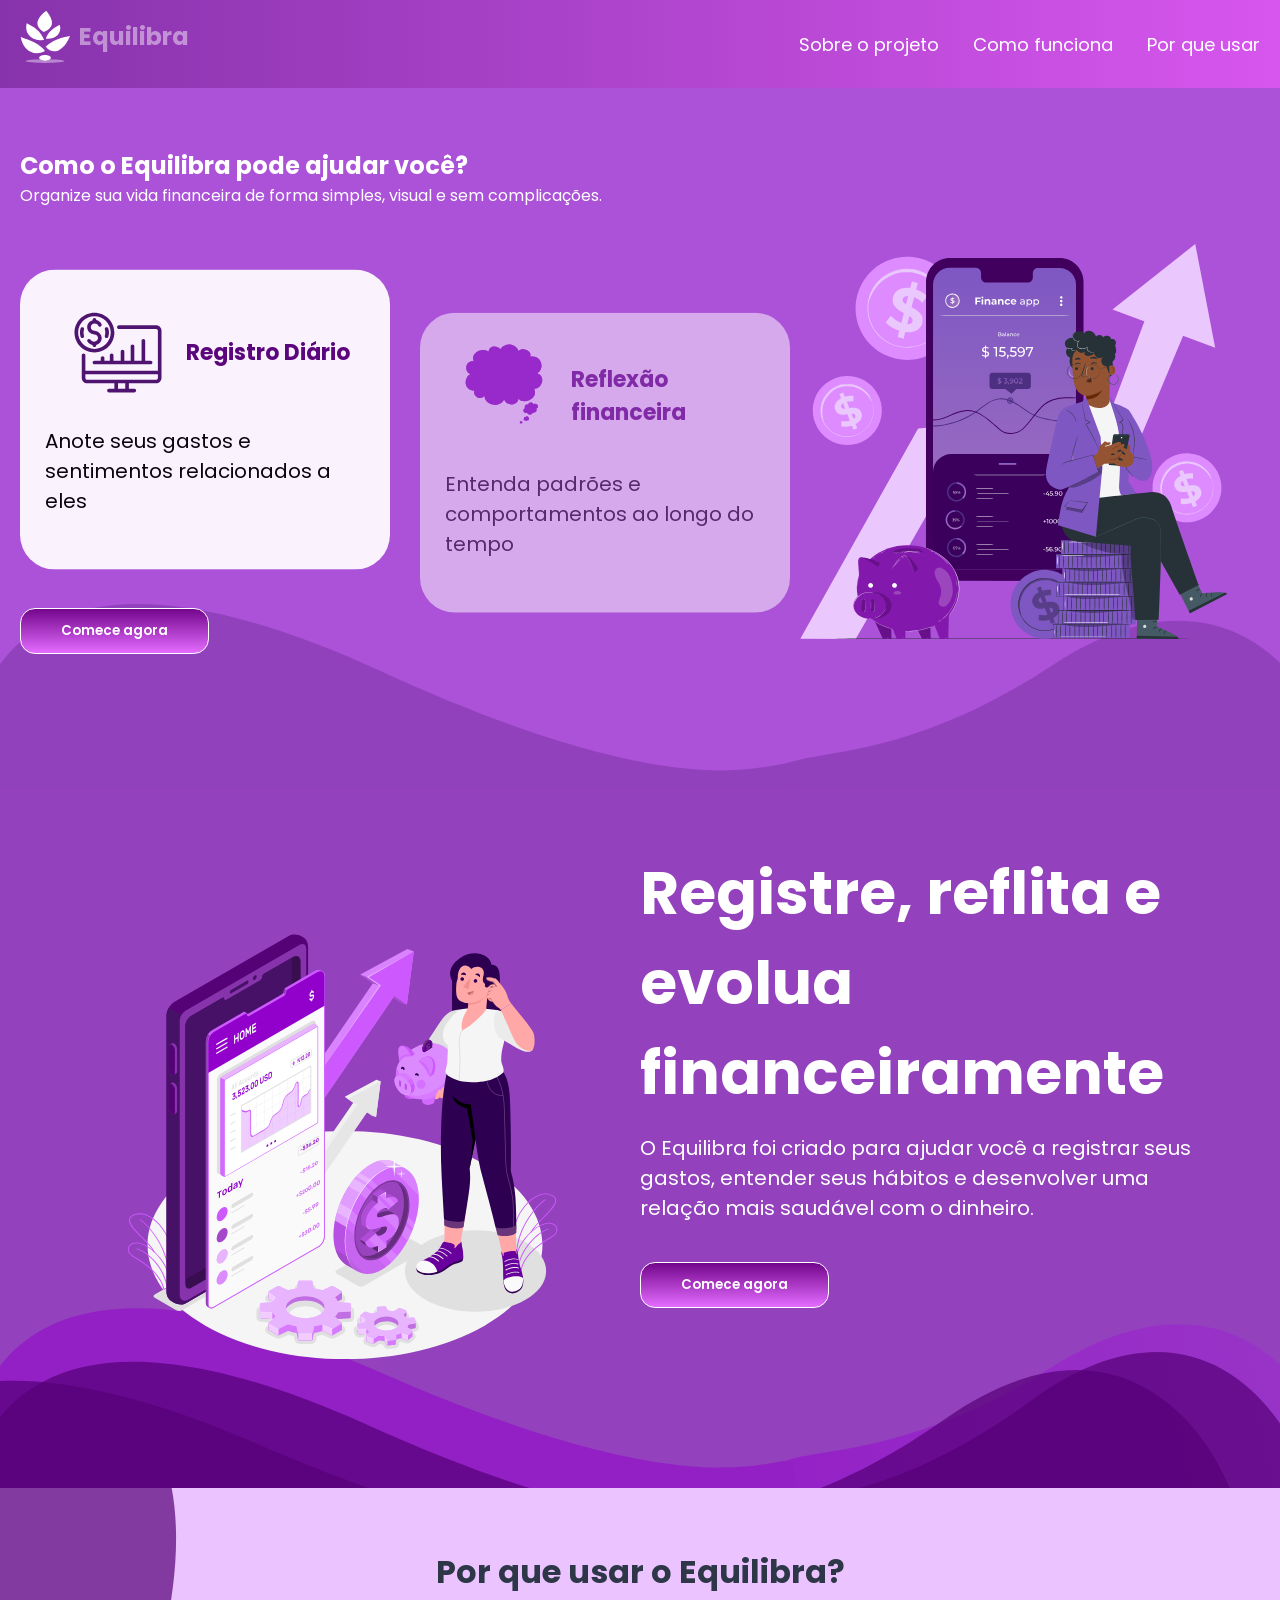
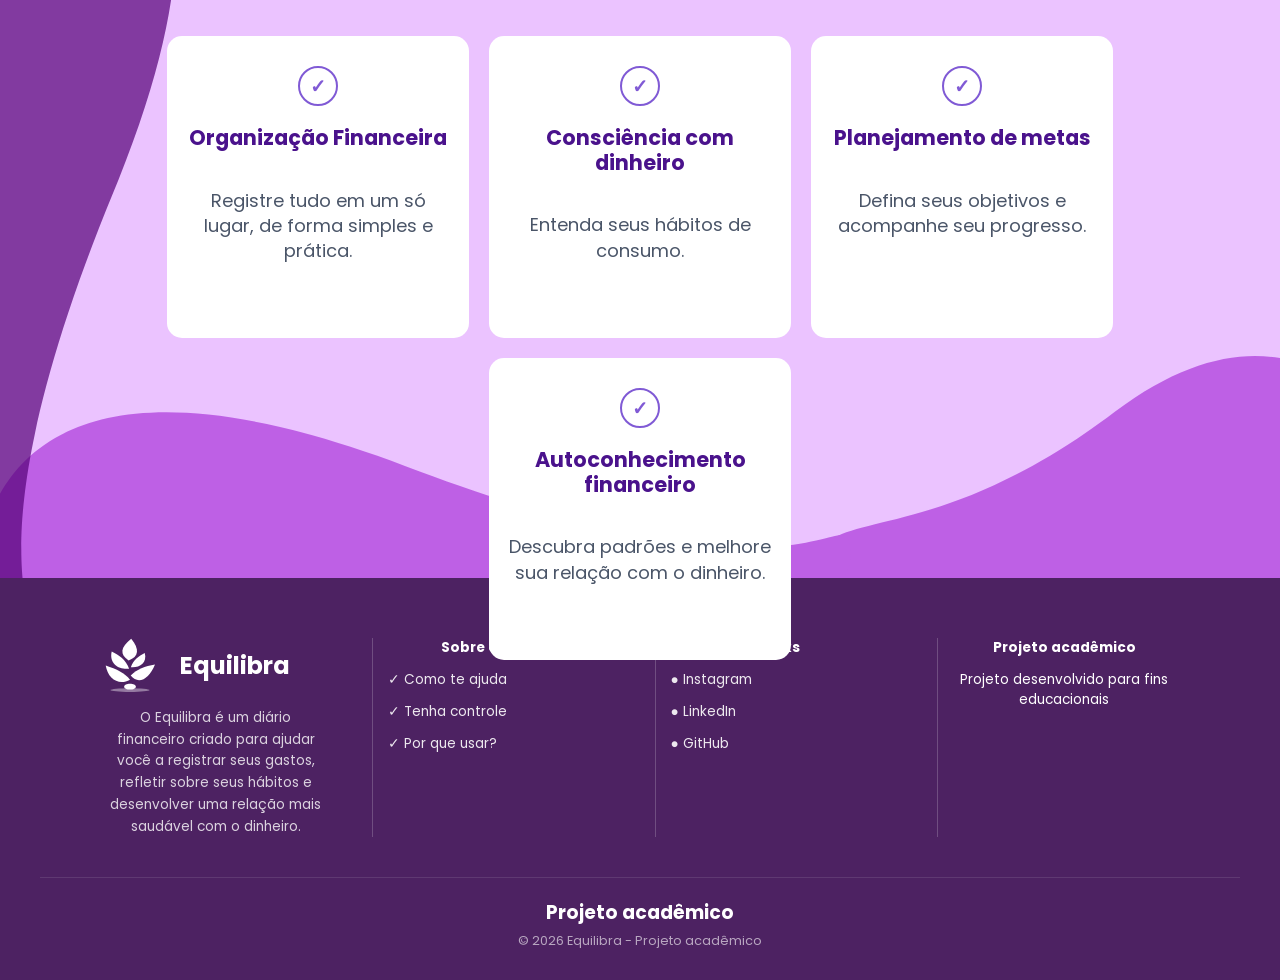
<file: index.html>
<!doctype html>
<html lang="pt-br">
  <head>
    <meta charset="UTF-8" />
    <meta name="viewport" content="width=device-width, initial-scale=1.0" />
    <title>Equilibra</title>
    <link
      href="https://fonts.googleapis.com/css2?family=Poppins:wght@300;400;600;700&display=swap"
      rel="stylesheet"
    />
    <script src="https://cdnjs.cloudflare.com/ajax/libs/gsap/3.12.2/gsap.min.js"></script>
    <link rel="stylesheet" href="./css/ld-style.css" />
  </head>

  <body>
    <header class="header">
      <div class="header-conteiner">
        <div class="logo">
          <img src="./img/icons/icon-logo.svg" alt="Logo" />
          <h1 class="texto-logo">Equilibra</h1>
        </div>
        <nav class="nav">
          <a href="#sobre">Sobre o projeto</a>
          <a href="#como-funciona">Como funciona</a>
          <a href="#porque">Por que usar</a>
        </nav>
      </div>
    </header>

    <div class="bg-onda">
      <section id="sobre" class="conteiner-principal">
        <div class="textos-topo">
          <h2 class="titulo">Como o Equilibra pode ajudar você?</h2>
          <p class="paragrafo">
            Organize sua vida financeira de forma simples, visual e sem
            complicações.
          </p>
        </div>

        <div class="conteudo-flex">
          <div class="quadros">
            <div class="coluna-bloco">
              <div class="quadro-esquerdo">
                <div class="titulo-quadro">
                  <img src="./img/icons/Icon-quadro-esquerdo.svg" alt="" />
                  <h3>Registro Diário</h3>
                </div>
                <p>Anote seus gastos e sentimentos relacionados a eles</p>
              </div>
              <a href="./pages/Login.html">
                <button class="botao">Comece agora</button>
              </a>
            </div>

            <div class="quadro-direito">
              <div class="titulo-quadro">
                <img src="./img/icons/Icon-quadro-direito.svg" alt="" />
                <h3>Reflexão financeira</h3>
              </div>
              <p>Entenda padrões e comportamentos ao longo do tempo</p>
            </div>
          </div>

          <img src="img/img-finance.svg" alt="Finance" class="imagem" />
        </div>
      </section>
    </div>

    <div class="bg-onda2">
      <section id="como-funciona" class="conteiner-parte2">
        <img
          src="./img/img-finance-parte2.svg"
          alt=""
          class="img-finance-parte2"
        />
        <div class="conteudo-esquerda">
          <h2>Registre, reflita e evolua financeiramente</h2>
          <p>
            O Equilibra foi criado para ajudar você a registrar seus<br />
            gastos, entender seus hábitos e desenvolver uma<br />
            relação mais saudável com o dinheiro.
          </p>
          <a href="./pages/Login.html">
            <button class="botao">Comece agora</button>
          </a>
        </div>
      </section>
    </div>

    <div class="bg-onda3">
      <section id="porque" class="container-pt3">
        <h2>Por que usar o Equilibra?</h2>

        <div class="cards-wrapper">
          <div class="card">
            <div class="icon-check">✓</div>
            <h3>Organização Financeira</h3>
            <p>Registre tudo em um só lugar, de forma simples e prática.</p>
          </div>

          <div class="card">
            <div class="icon-check">✓</div>
            <h3>Consciência com dinheiro</h3>
            <p>Entenda seus hábitos de consumo.</p>
          </div>

          <div class="card">
            <div class="icon-check">✓</div>
            <h3>Planejamento de metas</h3>
            <p>Defina seus objetivos e acompanhe seu progresso.</p>
          </div>

          <div class="card">
            <div class="icon-check">✓</div>
            <h3>Autoconhecimento financeiro</h3>
            <p>Descubra padrões e melhore sua relação com o dinheiro.</p>
          </div>
        </div>
      </section>
    </div>

    <section class="footer-container">
      <footer>
        <div class="footer-grid">
          <div class="footer-col brand-info">
            <span class="logo">
              <img src="img/icons/icon-logo.svg" alt="logo" /> Equilibra</span
            >
            <p class="brand-description">
              O Equilibra é um diário financeiro criado para ajudar você a
              registrar seus gastos, refletir sobre seus hábitos e desenvolver
              uma relação mais saudável com o dinheiro.
            </p>
          </div>

          <div class="footer-col">
            <h4>Sobre o projeto</h4>
            <ul>
              <li>✓ Como te ajuda</li>
              <li>✓ Tenha controle</li>
              <li>✓ Por que usar?</li>
            </ul>
          </div>

          <div class="footer-col">
            <h4>Links</h4>
            <ul>
              <li><a href="https://www.instagram.com/diario_equilibra/">● Instagram </a></li>
              <li><a href="#">● LinkedIn </a></li>
              <li>
                <a href="https://github.com/daniel-prlima/Equilibra.git"
                  >● GitHub
                </a>
              </li>
            </ul>
          </div>

          <div class="footer-col">
            <h4>Projeto acadêmico</h4>
            <p>Projeto desenvolvido para fins educacionais</p>
          </div>
        </div>

        <div class="footer-bottom">
          <h3>Projeto acadêmico</h3>
          <p>© 2026 Equilibra - Projeto acadêmico</p>
        </div>
      </footer>
    </section>

    <script src="./js/animacao.js"></script>
  </body>
</html>
</file>
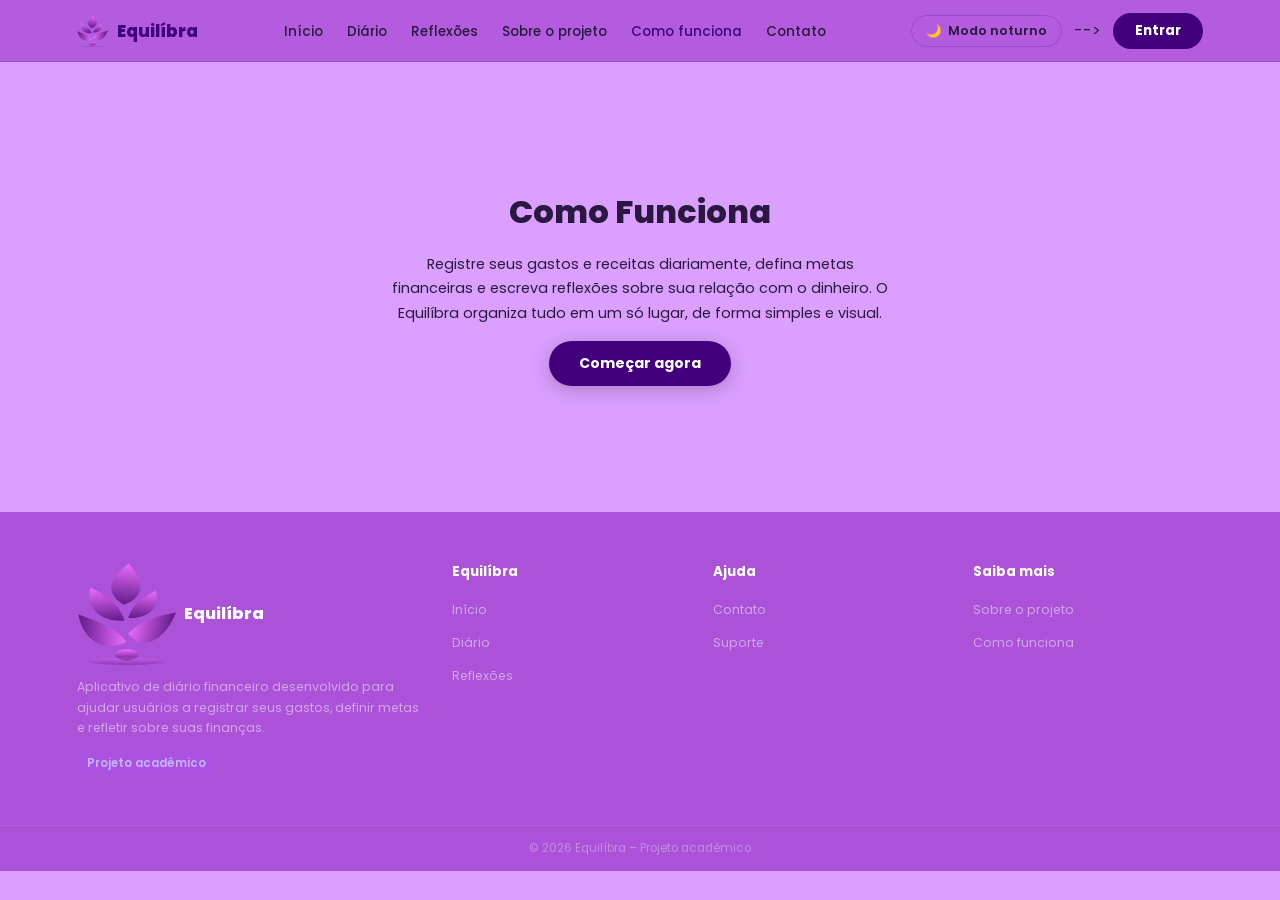
<file: pages/comoFunciona.html>
<!DOCTYPE html>
<html lang="pt-BR" data-theme="light">
<head>
  <meta charset="UTF-8">
  <meta name="viewport" content="width=device-width, initial-scale=1.0">
  <title>Equilíbra – Como Funciona</title>
  <link href="https://fonts.googleapis.com/css2?family=Poppins:wght@300;400;500;600;700;800&family=Sora:wght@300;400;500;600;700;800&family=DM+Sans:ital,wght@0,300;0,400;0,500;1,300&display=swap" rel="stylesheet">
  <link rel="icon" type="image/svg+xml" href="../img/Group.svg">

  <link rel="stylesheet" href="../css/variaveis.css">
  <link rel="stylesheet" href="../css/style.css">
  <link rel="stylesheet" href="../css/nav.css">
  <link rel="stylesheet" href="../css/pages.css">
  <link rel="stylesheet" href="../css/utils.css">
</head>
<body>
  
  <nav>
    <a class="nav-logo" href="../index.html">
      <img src="../img/Group.svg" alt="Logo Equilíbra" class="logo-img">
      Equilíbra
    </a>
    <ul class="nav-links" id="navLinks">
      <li><a href="../index.html">Início</a></li>
      <li><a href="diario.html">Diário</a></li>    
      <li><a href="reflexoes.html">Reflexões</a></li>
      <li><a href="projeto.html">Sobre o projeto</a></li>
      <li><a href="comoFunciona.html" class="active">Como funciona</a></li>
      <li><a href="contato.html">Contato</a></li>
    </ul>
    <!-- Botões de tema e login -->
    <div class="nav-right">
      <button class="btn-theme" id="themeBtn" onclick="toggleTheme()" aria-label="Alternar tema">
        <span id="themeIcon" aria-hidden="true">🌙</span>
        <span id="themeLabel">Modo noturno</span>
      </button>-->
      <a href="login.html" class="btn-entrar">Entrar</a>
      <button class="hamburger-nav" id="navHamburger" aria-label="Abrir menu" aria-expanded="false">-->
        <span></span><span></span><span></span>
      </button>
    </div>
  </nav>

  <section class="page-placeholder">
    <h2>Como Funciona</h2>
    <p>Registre seus gastos e receitas diariamente, defina metas financeiras e escreva reflexões sobre sua relação com o dinheiro. O Equilíbra organiza tudo em um só lugar, de forma simples e visual.</p>
    <a href="login.html" class="btn-hero">Começar agora</a>
  </section>

  <footer>
    <div class="footer-brand">
      <div class="flogo">
        <img src="../img/Group.svg" alt="Logo Equilíbra" class="logo-img">
        Equilíbra
      </div>
      <p class="fdesc">Aplicativo de diário financeiro desenvolvido para ajudar usuários a registrar seus gastos, definir metas e refletir sobre suas finanças.</p>
      <span class="ftag">Projeto acadêmico</span>
    </div>
    <div class="fcol">
      <h5>Equilíbra</h5>
      <ul>
        <li><a href="../index.html">Início</a></li>
        <li><a href="diario.html">Diário</a></li>       
        <li><a href="reflexoes.html">Reflexões</a></li>
      </ul>
    </div>
    <div class="fcol">
      <h5>Ajuda</h5>
      <ul>
        <li><a href="contato.html">Contato</a></li>
        <li><a href="#">Suporte</a></li>
      </ul>
    </div>
    <div class="fcol">
      <h5>Saiba mais</h5>
      <ul>
        <li><a href="projeto.html">Sobre o projeto</a></li>
        <li><a href="comoFunciona.html">Como funciona</a></li>
      </ul>
    </div>
  </footer>
  <div class="fbot">© 2026 Equilíbra – Projeto acadêmico</div>

  <script src="../js/theme.js"></script>
  <script src="../js/nav-hamburger.js"></script>
</body>
</html>
</file>
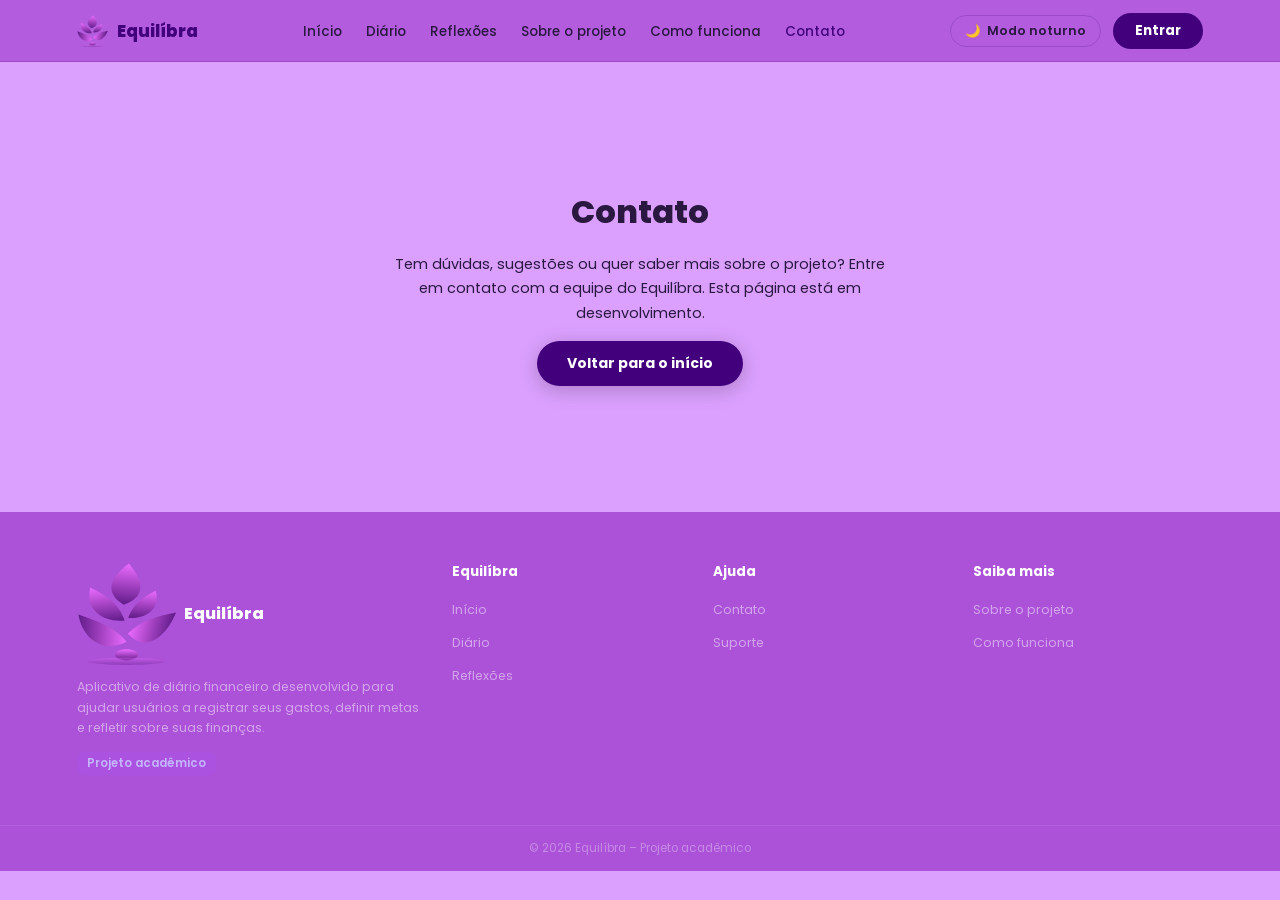
<file: pages/contato.html>
<!DOCTYPE html>
<html lang="pt-BR" data-theme="light">
<head>
  <meta charset="UTF-8">
  <meta name="viewport" content="width=device-width, initial-scale=1.0">
  <title>Equilíbra – Contato</title>
  <link href="https://fonts.googleapis.com/css2?family=Poppins:wght@300;400;500;600;700;800&family=Sora:wght@300;400;500;600;700;800&family=DM+Sans:ital,wght@0,300;0,400;0,500;1,300&display=swap" rel="stylesheet">
  <link rel="icon" type="image/svg+xml" href="../img/Group.svg">

  <link rel="stylesheet" href="../css/variaveis.css">
  <link rel="stylesheet" href="../css/style.css">
  <link rel="stylesheet" href="../css/nav.css">
  <link rel="stylesheet" href="../css/pages.css">
  <link rel="stylesheet" href="../css/utils.css">
</head>
<body>

  <nav>
    <a class="nav-logo" href="../index.html">
      <img src="../img/Group.svg" alt="Logo Equilíbra" class="logo-img">
      Equilíbra
    </a>
    <ul class="nav-links" id="navLinks">
      <li><a href="../index.html">Início</a></li>
      <li><a href="diario.html">Diário</a></li>
      <li><a href="reflexoes.html">Reflexões</a></li>
      <li><a href="projeto.html">Sobre o projeto</a></li>
      <li><a href="comoFunciona.html">Como funciona</a></li>
      <li><a href="contato.html" class="active">Contato</a></li>
    </ul>
    <!-- Botões de tema e login -->
    <div class="nav-right">
      <button class="btn-theme" id="themeBtn" onclick="toggleTheme()" aria-label="Alternar tema">
        <span id="themeIcon" aria-hidden="true">🌙</span>
        <span id="themeLabel">Modo noturno</span>
      </button>
      <a href="login.html" class="btn-entrar">Entrar</a>
      <button class="hamburger-nav" id="navHamburger" aria-label="Abrir menu" aria-expanded="false">
        <span></span><span></span><span></span>
      </button>
    </div>
  </nav>

  <section class="page-placeholder">
    <h2>Contato</h2>
    <p>Tem dúvidas, sugestões ou quer saber mais sobre o projeto? Entre em contato com a equipe do Equilíbra. Esta página está em desenvolvimento.</p>
    <a href="../index.html" class="btn-hero">Voltar para o início</a>
  </section>

  <footer>
    <div class="footer-brand">
      <div class="flogo">
        <img src="../img/Group.svg" alt="Logo Equilíbra" class="logo-img">
        Equilíbra
      </div>
      <p class="fdesc">Aplicativo de diário financeiro desenvolvido para ajudar usuários a registrar seus gastos, definir metas e refletir sobre suas finanças.</p>
      <span class="ftag">Projeto acadêmico</span>
    </div>
    <div class="fcol">
      <h5>Equilíbra</h5>
      <ul>
        <li><a href="../index.html">Início</a></li>
        <li><a href="diario.html">Diário</a></li>       
        <li><a href="reflexoes.html">Reflexões</a></li>
      </ul>
    </div>
    <div class="fcol">
      <h5>Ajuda</h5>
      <ul>
        <li><a href="contato.html">Contato</a></li>
        <li><a href="#">Suporte</a></li>
      </ul>
    </div>
    <div class="fcol">
      <h5>Saiba mais</h5>
      <ul>
        <li><a href="projeto.html">Sobre o projeto</a></li>
        <li><a href="comoFunciona.html">Como funciona</a></li>
      </ul>
    </div>
  </footer>
  <div class="fbot">© 2026 Equilíbra – Projeto acadêmico</div>

  <script src="../js/theme.js"></script>
  <script src="../js/nav-hamburger.js"></script>
</body>
</html>
</file>
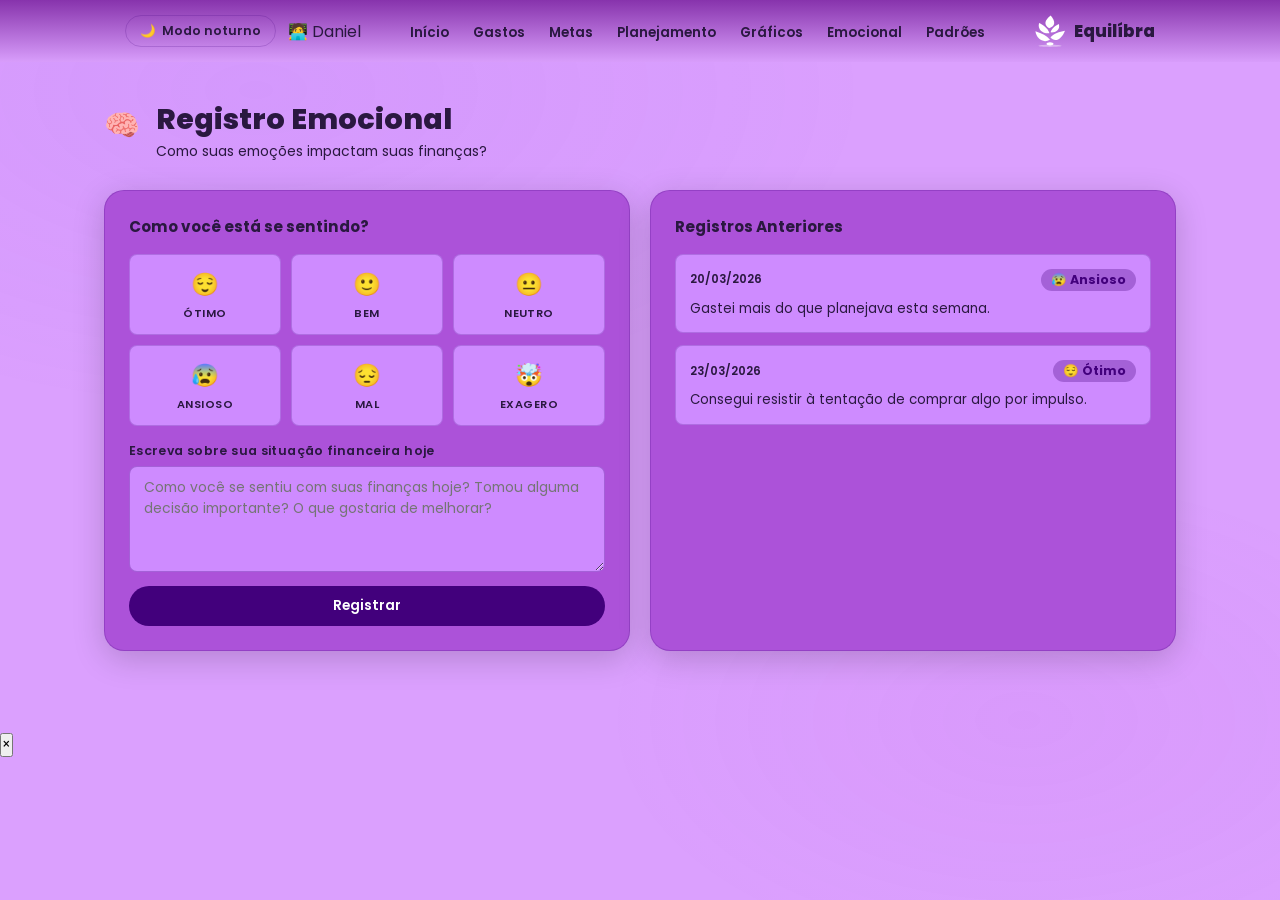
<file: pages/emocional.html>
<!doctype html>
<html lang="pt-BR" data-theme="light">
  <head>
    <meta charset="UTF-8" />
    <meta name="viewport" content="width=device-width, initial-scale=1.0" />
    <title>Equilíbra – Controle de Gastos</title>

    <link rel="preconnect" href="https://fonts.googleapis.com" />
    <link
      href="https://fonts.googleapis.com/css2?family=Poppins:wght@300;400;500;600;700;800&family=Sora:wght@300;400;500;600;700;800&family=DM+Sans:ital,wght@0,300;0,400;0,500;1,300&display=swap"
      rel="stylesheet"
    />
    <link rel="icon" type="image/svg+xml" href="../img/icons/icon-logo.svg" />

    <!-- <link rel="stylesheet" href="../css/variaveis.css"> -->
    <!-- <link rel="stylesheet" href="../css/diario.css" /> -->
    <!-- <link rel="stylesheet" href="../css/nav.css"> -->
    <link rel="stylesheet" href="../css/global.css" />
    <link rel="stylesheet" href="../css/pages/emocional.css" />
    <link rel="stylesheet" href="../css/variaveis.css" />
    <link rel="stylesheet" href="../css/global.css" />
    <link rel="stylesheet" href="../css/pgs-header.css" />
  </head>
  <body>
    <nav class="navbar" id="navbar">
      <div class="nav-right">
        <button class="btn-theme" id="themeBtn" aria-label="Alternar tema">
          <span id="themeIcon" aria-hidden="true">🌙</span>
          <span id="themeLabel">Modo noturno</span>
        </button>
        <div class="avatar-chip">
          <span class="avatar-icon">🧑‍💻</span>
          <span class="avatar-name">Daniel</span>
        </div>
        <button
          class="hamburger hamburger-nav"
          id="hamburger"
          aria-label="Menu"
          aria-expanded="false"
        >
          <span></span>
          <span></span>
          <span></span>
        </button>
      </div>
      <ul class="nav-links" id="navLinks">
        <li><a href="home.html" class="nav-link">Início</a></li>
        <li><a href="gastos.html" class="nav-link active">Gastos</a></li>
        <li><a href="metas.html" class="nav-link">Metas</a></li>
        <li><a href="planejamento.html" class="nav-link">Planejamento</a></li>
        <li><a href="grafico.html" class="nav-link">Gráficos</a></li>
        <li><a href="emocional.html" class="nav-link">Emocional</a></li>
        <li><a href="padroes.html" class="nav-link">Padrões</a></li>
      </ul>

      <a class="nav-logo" href="home.html">
        <img
          src="../img/icons/icon-logo.svg"
          alt="Logo Equilíbra"
          class="logo-img"
        />
        Equilíbra
      </a>
    </nav>

    <main class="main-content">
      <section class="section" id="emocional">
        <div class="section-header">
          <span class="section-badge">🧠</span>
          <div>
            <h2 class="section-title">Registro Emocional</h2>
            <p class="section-sub">Como suas emoções impactam suas finanças?</p>
          </div>
        </div>
        <div class="grid-2">
          <div class="card card-glass">
            <h3 class="card-title">Como você está se sentindo?</h3>
            <div class="mood-grid">
              <button class="mood-btn" data-mood="otimo" type="button">
                😌<span>Ótimo</span>
              </button>
              <button class="mood-btn" data-mood="bem" type="button">
                🙂<span>Bem</span>
              </button>
              <button class="mood-btn" data-mood="neutro" type="button">
                😐<span>Neutro</span>
              </button>
              <button class="mood-btn" data-mood="ansioso" type="button">
                😰<span>Ansioso</span>
              </button>
              <button class="mood-btn" data-mood="mal" type="button">
                😔<span>Mal</span>
              </button>
              <button class="mood-btn" data-mood="exagero" type="button">
                🤯<span>Exagero</span>
              </button>
            </div>
            <form
              class="form-stack"
              id="emocionalForm"
              style="margin-top: 16px"
            >
              <div class="field-group">
                <label for="emocionalTexto"
                  >Escreva sobre sua situação financeira hoje</label
                >
                <textarea
                  id="emocionalTexto"
                  rows="4"
                  placeholder="Como você se sentiu com suas finanças hoje? Tomou alguma decisão importante? O que gostaria de melhorar?"
                ></textarea>
              </div>
              <button type="submit" class="btn btn-primary">Registrar</button>
            </form>
          </div>
          <div class="card card-glass">
            <h3 class="card-title">Registros Anteriores</h3>
            <div class="emocional-list" id="emocionalList"></div>
            <p class="empty-state" id="emocionalEmpty">
              Nenhum registro emocional ainda.
            </p>
          </div>
        </div>
      </section>
    </main>

    <div class="toast" id="toast"></div>
    <div class="modal-overlay" id="modalOverlay">
      <div class="modal" id="modal">
        <button class="modal-close" id="modalClose">×</button>
        <div id="modalContent"></div>
      </div>
    </div>

    <!-- <footer>
    <div class="footer-brand">
      <div class="flogo">
        <img src="../img/Group.svg" alt="Logo Equilíbra" width="20" height="20">
        Equilíbra
      </div>
      <p class="fdesc">Aplicativo de diário financeiro desenvolvido para ajudar usuários a registrar seus gastos, definir metas e refletir sobre suas finanças.</p>
      <span class="ftag">Projeto acadêmico</span>
    </div>
  </footer>
  <div class="fbot">© 2026 Equilíbra – Projeto acadêmico</div> -->

    <script src="../js/theme.js"></script>
    <script type="module" src="../js/app.js"></script>
    <!-- <script src="../js/back/script.js"></script> -->
    <!-- <script src="../js/nav-hamburger.js"></script> -->
  </body>
</html>
</file>
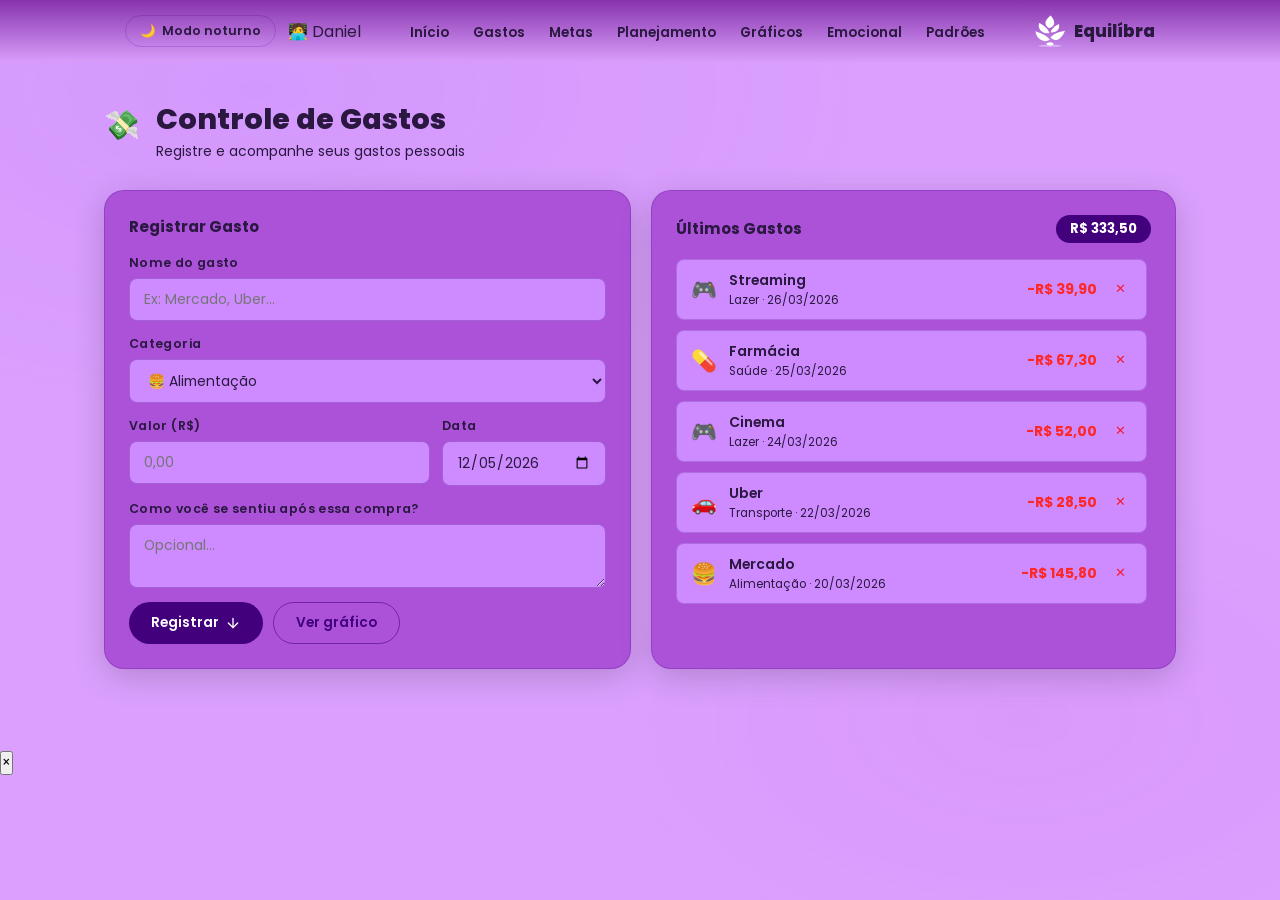
<file: pages/gastos.html>
<!doctype html>
<html lang="pt-BR" data-theme="light">
  <head>
    <meta charset="UTF-8" />
    <meta name="viewport" content="width=device-width, initial-scale=1.0" />
    <title>Equilíbra – Controle de Gastos</title>

    <link rel="preconnect" href="https://fonts.googleapis.com" />
    <link
      href="https://fonts.googleapis.com/css2?family=Poppins:wght@300;400;500;600;700;800&family=Sora:wght@300;400;500;600;700;800&family=DM+Sans:ital,wght@0,300;0,400;0,500;1,300&display=swap"
      rel="stylesheet"
    />
    <link rel="icon" type="image/svg+xml" href="../img/Group.svg" />

    <!-- <link rel="stylesheet" href="../css/diario.css" /> -->
    <!-- <link rel="stylesheet" href="../css/nav.css"> -->
    <link rel="stylesheet" href="../css/variaveis.css" />
    <link rel="stylesheet" href="../css/global.css" />
    <link rel="stylesheet" href="../css/pgs-header.css" />
    <link rel="stylesheet" href="../css/pages/gastos.css" />
  </head>
  <body>
    <nav class="navbar" id="navbar">
      <div class="nav-right">
        <button class="btn-theme" id="themeBtn" aria-label="Alternar tema">
          <span id="themeIcon" aria-hidden="true">🌙</span>
          <span id="themeLabel">Modo noturno</span>
        </button>
        <div class="avatar-chip">
          <span class="avatar-icon">🧑‍💻</span>
          <span class="avatar-name">Daniel</span>
        </div>
        <button
          class="hamburger hamburger-nav"
          id="hamburger"
          aria-label="Menu"
          aria-expanded="false"
        >
          <span></span>
          <span></span>
          <span></span>
        </button>
      </div>
      <ul class="nav-links" id="navLinks">
        <li><a href="home.html" class="nav-link">Início</a></li>
        <li><a href="gastos.html" class="nav-link active">Gastos</a></li>
        <li><a href="metas.html" class="nav-link">Metas</a></li>
        <li><a href="planejamento.html" class="nav-link">Planejamento</a></li>
        <li><a href="grafico.html" class="nav-link">Gráficos</a></li>
        <li><a href="emocional.html" class="nav-link">Emocional</a></li>
        <li><a href="padroes.html" class="nav-link">Padrões</a></li>
      </ul>

      <a class="nav-logo" href="home.html">
        <img
          src="../img/icons/icon-logo.svg"
          alt="Logo Equilíbra"
          class="logo-img"
        />
        Equilíbra
      </a>
    </nav>

    <main class="main-content">
      <section class="section" id="gastos">
        <div class="section-header">
          <span class="section-badge">💸</span>
          <div>
            <h2 class="section-title">Controle de Gastos</h2>
            <p class="section-sub">Registre e acompanhe seus gastos pessoais</p>
          </div>
        </div>
        <div class="grid-2">
          <div class="card card-glass">
            <h3 class="card-title">Registrar Gasto</h3>
            <form class="form-stack" id="gastoForm">
              <div class="field-group">
                <label for="gastoNome">Nome do gasto</label>
                <input
                  type="text"
                  id="gastoNome"
                  placeholder="Ex: Mercado, Uber..."
                  required
                />
              </div>
              <div class="field-group">
                <label for="gastoCategoria">Categoria</label>
                <select id="gastoCategoria">
                  <option value="alimentacao">🍔 Alimentação</option>
                  <option value="transporte">🚗 Transporte</option>
                  <option value="lazer">🎮 Lazer</option>
                  <option value="saude">💊 Saúde</option>
                  <option value="educacao">📚 Educação</option>
                  <option value="moradia">🏠 Moradia</option>
                  <option value="vestuario">👗 Vestuário</option>
                  <option value="outros">📦 Outros</option>
                </select>
              </div>
              <div class="field-row">
                <div class="field-group">
                  <label for="gastoValor">Valor (R$)</label>
                  <input
                    type="number"
                    id="gastoValor"
                    placeholder="0,00"
                    min="0"
                    step="0.01"
                    required
                  />
                </div>
                <div class="field-group">
                  <label for="gastoData">Data</label>
                  <input type="date" id="gastoData" required />
                </div>
              </div>
              <div class="field-group">
                <label for="gastoDesc"
                  >Como você se sentiu após essa compra?</label
                >
                <textarea
                  id="gastoDesc"
                  rows="2"
                  placeholder="Opcional..."
                ></textarea>
              </div>
              <div class="form-actions">
                <button type="submit" class="btn btn-primary">
                  <span>Registrar</span>
                  <svg width="16" height="16" viewBox="0 0 24 24" fill="none">
                    <path
                      d="M12 5v14M5 12l7 7 7-7"
                      stroke="currentColor"
                      stroke-width="2"
                      stroke-linecap="round"
                    />
                  </svg>
                </button>
                <button
                  type="button"
                  class="btn btn-outline"
                  id="btnVerGrafico"
                >
                  Ver gráfico
                </button>
              </div>
            </form>
          </div>

          <div class="card card-glass">
            <div class="card-header-row">
              <h3 class="card-title">Últimos Gastos</h3>
              <span class="badge-total" id="totalGastos">R$ 0,00</span>
            </div>
            <div class="expense-list" id="gastoList"></div>
            <p class="empty-state" id="gastoEmpty">
              Nenhum gasto registrado ainda.
            </p>
          </div>
        </div>
      </section>
    </main>

    <div class="toast" id="toast"></div>
    <div class="modal-overlay" id="modalOverlay">
      <div class="modal" id="modal">
        <button class="modal-close" id="modalClose">×</button>
        <div id="modalContent"></div>
      </div>
    </div>

    <!-- <footer>
    <div class="footer-brand">
      <div class="flogo">
        <img src="../img/Group.svg" alt="Logo Equilíbra" width="20" height="20">
        Equilíbra
      </div>
      <p class="fdesc">Aplicativo de diário financeiro desenvolvido para ajudar usuários a registrar seus gastos, definir metas e refletir sobre suas finanças.</p>
      <span class="ftag">Projeto acadêmico</span>
    </div>
  </footer>
  <div class="fbot">© 2026 Equilíbra – Projeto acadêmico</div> -->

    <script src="../js/theme.js"></script>
    <script type="module" src="../js/app.js"></script>
    <!-- <script src="../js//back/script.js"></script> -->
    <!-- <script src="../js/nav-hamburger.js"></script> -->
  </body>
</html>
</file>
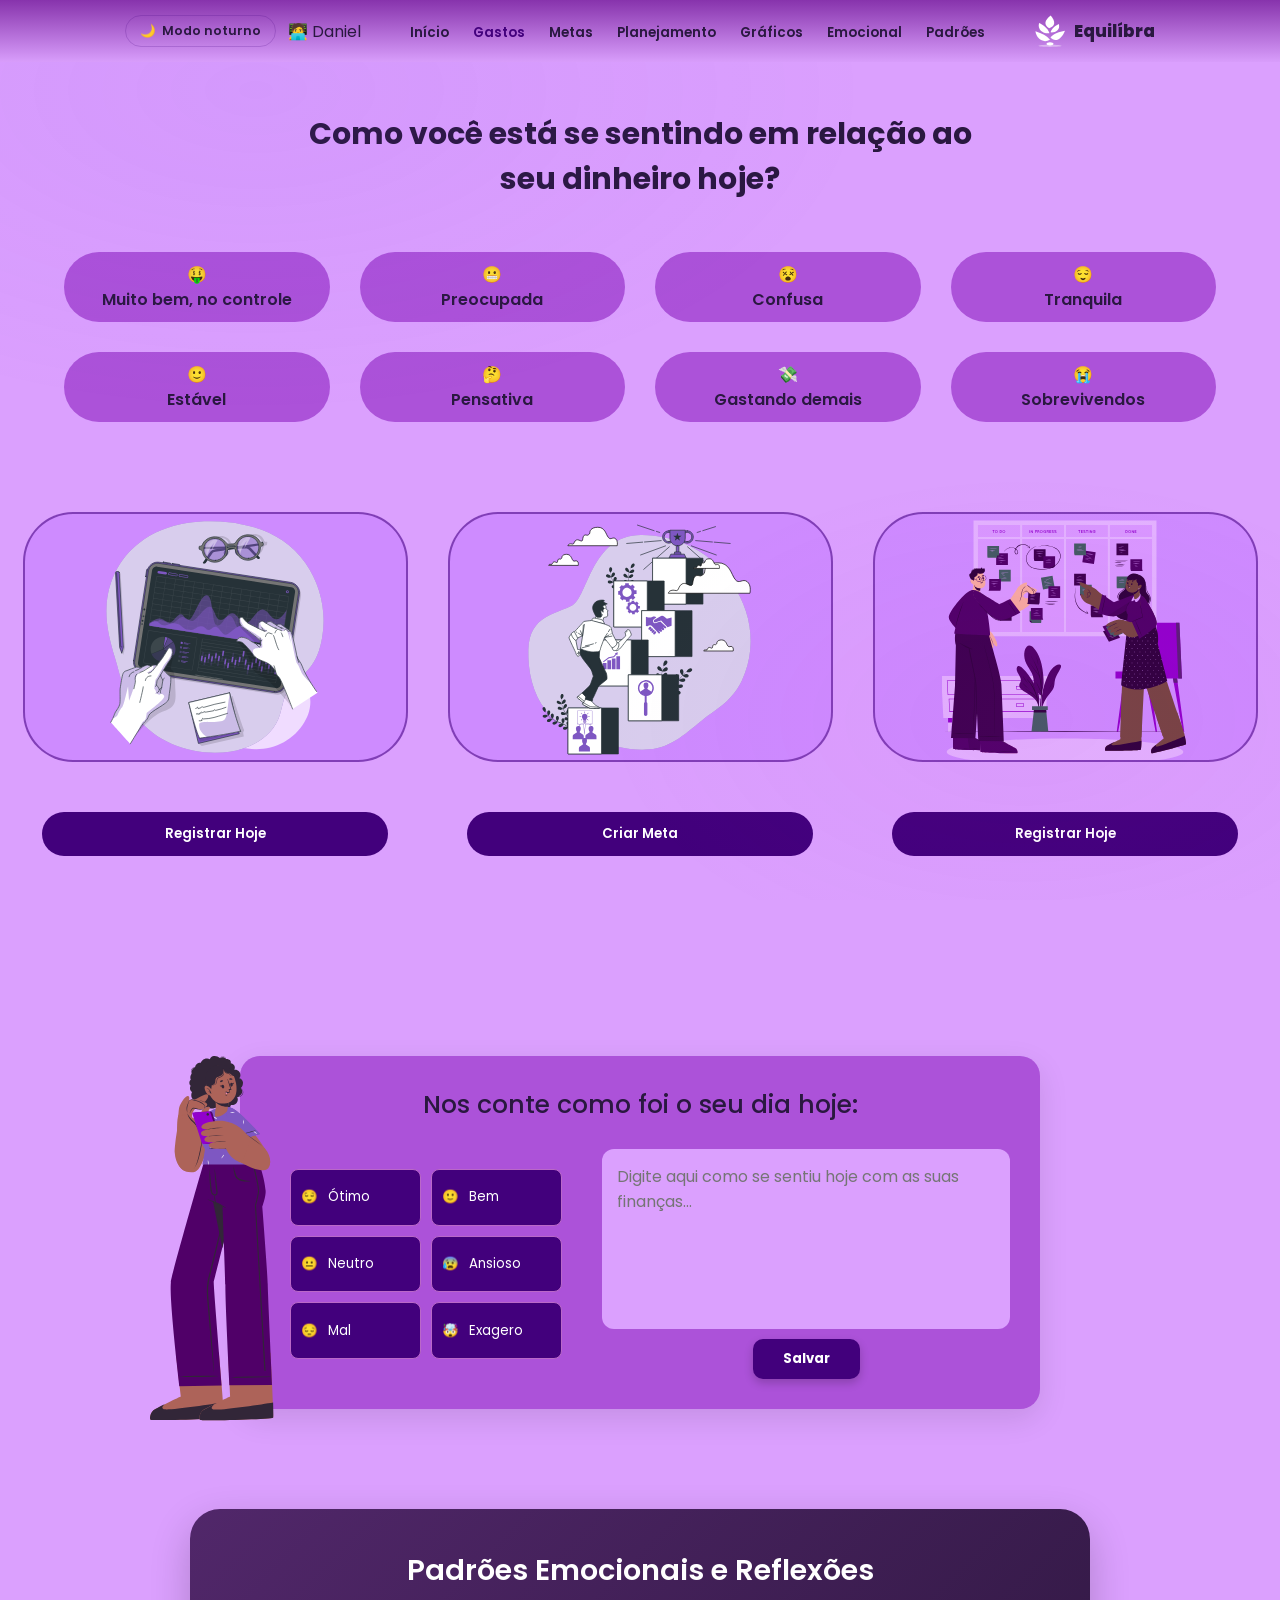
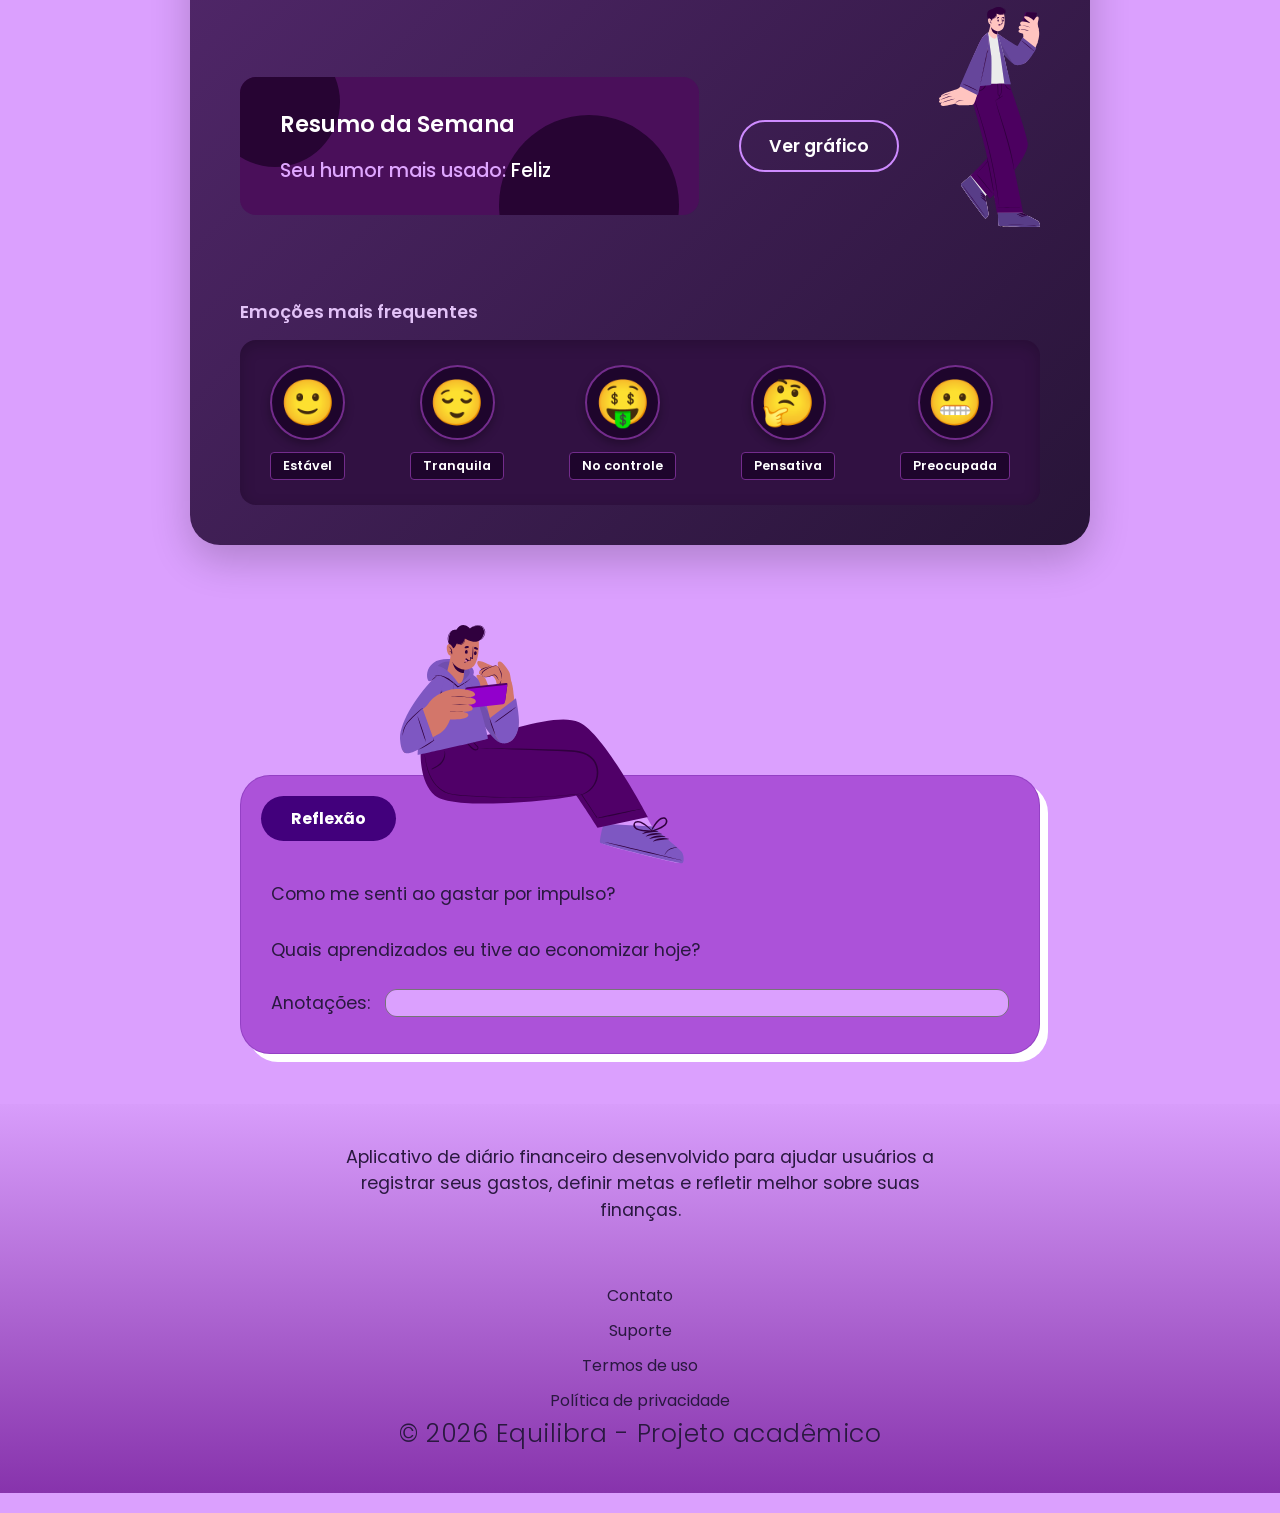
<file: pages/home.html>
<!doctype html>
<html lang="pt-br">
  <head>
    <meta charset="UTF-8" />
    <meta name="viewport" content="width=device-width, initial-scale=1.0" />

    <!-- CSS da Home Original -->
    <link rel="stylesheet" href="../css/variaveis.css" />
    <link rel="stylesheet" href="../css/global.css" />
    <link rel="stylesheet" href="../css/pgs-header.css" />
    <link rel="stylesheet" href="../css/pages/home.css" />
    <link
      href="https://fonts.googleapis.com/css2?family=Poppins:wght@300;400;600;700&display=swap"
      rel="stylesheet"
    />

    <!-- CSS da Tela de Humor (Continuação) -->
    <!-- Ajustei o caminho de ./ para ../ para manter o padrão da página Home -->
    <link rel="stylesheet" href="../css/style.css" />

    <title>Equilíbra - Home e Diário</title>
  </head>
  <body>
    <!-- ================= NAVBAR ================= -->
    <nav class="navbar" id="navbar">
      <div class="nav-right">
        <button class="btn-theme" id="themeBtn" aria-label="Alternar tema">
          <span id="themeIcon" aria-hidden="true">🌙</span>
          <span id="themeLabel">Modo noturno</span>
        </button>
        <div class="avatar-chip">
          <span class="avatar-icon">🧑‍💻</span>
          <span class="avatar-name">Daniel</span>
        </div>
        <button
          class="hamburger hamburger-nav"
          id="hamburger"
          aria-label="Menu"
          aria-expanded="false"
        >
          <span></span>
          <span></span>
          <span></span>
        </button>
      </div>

      <ul class="nav-links" id="navLinks">
        <li><a href="#inicio" class="nav-link">Início</a></li>
        <li><a href="gastos.html" class="nav-link active">Gastos</a></li>
        <li><a href="metas.html" class="nav-link">Metas</a></li>
        <li><a href="planejamento.html" class="nav-link">Planejamento</a></li>
        <li><a href="grafico.html" class="nav-link">Gráficos</a></li>
        <li><a href="emocional.html" class="nav-link">Emocional</a></li>
        <li><a href="padroes.html" class="nav-link">Padrões</a></li>
      </ul>

      <a class="nav-logo" href="home.html">
        <img
          src="../img/icons/icon-logo.svg"
          alt="Logo Equilíbra"
          class="logo-img"
        />
        Equilíbra
      </a>
    </nav>

    <!-- ================= PARTE 1: CONTEÚDO HOME ================= -->
    <section id="inicio">
      <div class="section-1">
        <section class="section-1-content">
          <h2>
            Como você está se sentindo em relação ao<br />
            seu dinheiro hoje?
          </h2>
<div class="cards-sentimentos">
            <a href="emocional.html" class="card-sentimento">
              <p>
                🤑 <br />
                Muito bem, no controle
              </p>
            </a>
            <a href="emocional.html" class="card-sentimento">
              <p>
                😬 <br />
                Preocupada
              </p>
            </a>
            <a href="emocional.html" class="card-sentimento">
              <p>
                😵<br />
                Confusa
              </p>
            </a>
            <a href="emocional.html" class="card-sentimento">
              <p>
                😌 <br />
                Tranquila
              </p>
            </a>
            <a href="emocional.html" class="card-sentimento">
              <p>
                🙂<br />
                Estável
              </p>
            </a>
            <a href="emocional.html" class="card-sentimento">
              <p>
                🤔<br />
                Pensativa
              </p>
            </a>
            <a href="emocional.html" class="card-sentimento">
              <p>
                💸<br />
                Gastando demais
              </p>
            </a>
            <a href="emocional.html" class="card-sentimento">
              <p>
                😭 <br />
                Sobrevivendos
              </p>
            </a>
          </div>
        </section>
      </div>

      <div class="section-2">
        <section class="section2-content">
          <div class="card-section2">
            <img src="../img/home/card1.svg" alt="" />
            <a href="gastos.html">
              <button>Registrar Hoje</button>
            </a>
          </div>
          <div class="card-section2">
            <img src="../img/home/card2.svg" alt="" />
            <a href="metas.html" >
              <button>Criar Meta</button>
            </a>
          </div>
          <div class="card-section2">
            <img src="../img/home/card3.svg" alt="" />
            <a href="grafico.html">
              <button>Registrar Hoje</button>
            </a>
          </div>
        </section>
      </div>
    </section>

    <!-- ================= PARTE 2: CONTINUAÇÃO (ANTIGO INDEX) ================= -->
    <section id="diario">
      <!-- Ajustei o caminho da imagem de ./ para ../ -->
      <img
        src="../img/home/bonecolateral.svg"
        alt="iconceboneca"
        class="iconeimg"
      />

      <div class="card-container">
        <h1 class="pergunta" id="label-diario">
          Nos conte como foi o seu dia hoje:
        </h1>

        <form id="emocionalForm" class="content">
          <div class="mood-grid">
            <button class="mood-btn" data-mood="otimo" type="button"><span>😌</span> Ótimo</button>
            <button class="mood-btn" data-mood="bem" type="button"><span>🙂</span> Bem</button>
            <button class="mood-btn" data-mood="neutro" type="button"><span>😐</span> Neutro</button>
            <button class="mood-btn" data-mood="ansioso" type="button"><span>😰</span> Ansioso</button>
            <button class="mood-btn" data-mood="mal" type="button"><span>😔</span> Mal</button>
            <button class="mood-btn" data-mood="exagero" type="button"><span>🤯</span> Exagero</button>
          </div>

          <div class="input-area">
            <textarea
              id="emocionalTexto"
              class="area-texto-diario"
              aria-labelledby="label-diario"
              placeholder="Digite aqui como se sentiu hoje com as suas finanças..."
            ></textarea>

            <button type="submit" class="save-btn">Salvar</button>
          </div>
        </form>
      </div>
    </section>

        <!-- ================= PARTE 3: reflexáo ================= -->
<section class="padroes-emocionais-sec">
      <h2 class="titulo-padroes">Padrões Emocionais e Reflexões</h2>

      <div class="reflexoes-top">
        <div class="reflexoes-card-resumo">
          <h3>Resumo da Semana</h3>
          <p>Seu humor mais usado: <span class="destaque">Feliz</span></p>
          
          <div class="blob blob-1"></div>
          <div class="blob blob-2"></div>
        </div>

        <div class="reflexoes-btn-wrapper">
          <a href="grafico.html" class="btn-ver-grafico">Ver gráfico</a>
        </div>

        <div class="reflexoes-img-wrapper">
          <img src="../img/home/freepik--Character--inject-80.svg" alt="Personagem com celular">
        </div>
      </div>

      <div class="emocoes-frequentes-container">
        <h3 class="emocoes-titulo">Emoções mais frequentes</h3>
        
        <div class="emocoes-box">
          <div class="emocao-item">
            <div class="emocao-circle">🙂</div>
            <div class="emocao-label">Estável</div>
          </div>
          <div class="emocao-item">
            <div class="emocao-circle">😌</div>
            <div class="emocao-label">Tranquila</div>
          </div>
          <div class="emocao-item">
            <div class="emocao-circle">🤑</div>
            <div class="emocao-label">No controle</div>
          </div>
          <div class="emocao-item">
            <div class="emocao-circle">🤔</div>
            <div class="emocao-label">Pensativa</div>
          </div>
          <div class="emocao-item">
            <div class="emocao-circle">😬</div>
            <div class="emocao-label">Preocupada</div>
          </div>
        </div>
      </div>
    </section>

    <!-- ================= PARTE 4: reflexáo ================= -->
    <section>
      <div class="container">
        <div class="img-icone">
          <img
            src="../img/home/freepik--Character--inject-66.svg"
            alt="Ilustração de pessoa sentada mexendo no celular"
          />
        </div>
        <div class="card">
          <header class="card-titulo">
            <span class="badge">Reflexão</span>
          </header>
          <div class="card-body">
            <div class="input-group">
              <p>Como me senti ao gastar por impulso?</p>
            </div>

            <div class="input-group">
              <p>Quais aprendizados eu tive ao economizar hoje?</p>
            </div>

            <div class="input-group notes">
              <p>Anotações: <span class="line"></span></p>

              <div class="input-area">
                <textarea
                  class="area-anotacao"
                  aria-labelledby="label-diario"
                ></textarea>
              </div>
            </div>
          </div>
        </div>
      </div>
    </section>

    <!-- ================= PARTE 5: footer ================= -->
    <footer class="footer-equilibra">
      <p class="texto">
        Aplicativo de diário financeiro desenvolvido para ajudar usuários a
        registrar seus gastos, definir metas e refletir melhor sobre suas
        finanças.
      </p>

      <nav class="footer-nav">
        <a href="#">Contato</a>
        <a href="#">Suporte</a>
        <a href="#">Termos de uso</a>
        <a href="#">Política de privacidade</a>
      </nav>

      <div class="footer-logo">© 2026 Equilibra - Projeto acadêmico</div>
    </footer>
    <script src="../js/theme.js"></script>
    <script type="module" src="../js/app.js"></script> </body>
  </body>
</html>
</file>
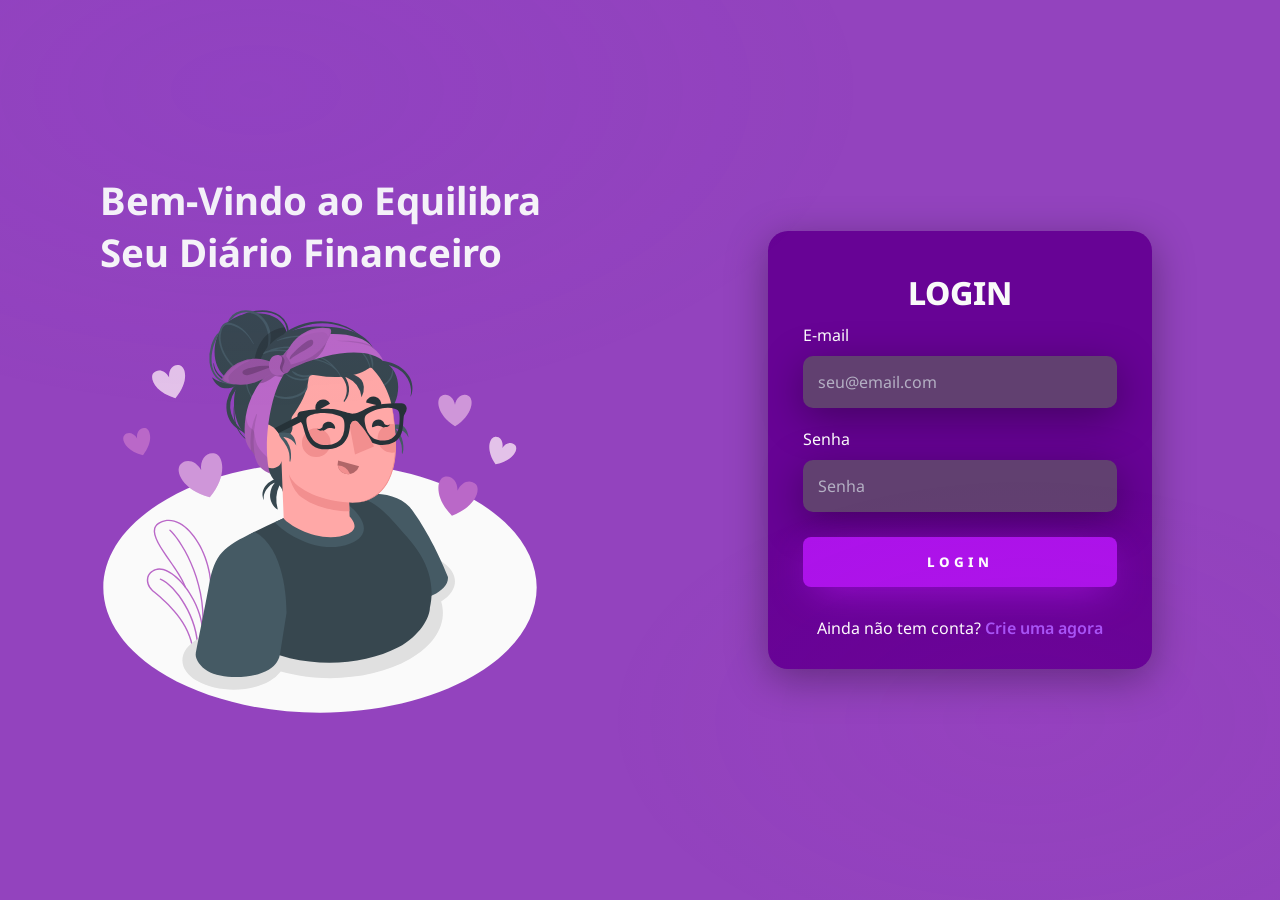
<file: pages/Login.html>
<!doctype html>
<html lang="pt-br">
  <head>
    <meta charset="UTF-8" />
    <meta name="viewport" content="width=device-width, initial-scale=1.0" />
    <link rel="stylesheet" href="../css/global.css" /> <link rel="stylesheet" href="../css/login-style.css" />
    <title>Login - Equilibra</title>
  </head>
  <body>
    <div class="main-login">
      <div class="left-login">
        <h1>Bem-Vindo ao Equilibra<br />Seu Diário Financeiro</h1>
        <img src="../img/login-img.svg" class="left-login-image" alt="Login" />
      </div>

      <div class="right-login">
        <div class="card-login">
          
          <form id="formLogin">
            <h1>LOGIN</h1>
            <div class="textfield">
              <label for="loginEmail">E-mail</label>
              <input type="email" id="loginEmail" placeholder="seu@email.com" required />
            </div>
            <div class="textfield">
              <label for="loginSenha">Senha</label>
              <input type="password" id="loginSenha" placeholder="Senha" required />
            </div>
            
            <button type="submit" class="btn-login" style="margin-top: 15px;">Login</button>
          </form>

          <div class="login-footer" style="margin-top: 20px; text-align: center; width: 100%;">
            <p style="color: white;">Ainda não tem conta? <a href="registro.html" style="color: #a855f7; font-weight: 600;">Crie uma agora</a></p>
          </div>
        </div>
      </div>
    </div>

    <div class="toast" id="toast"></div>

    <script type="module" src="../js/app.js"></script>
  </body>
</html>
</file>
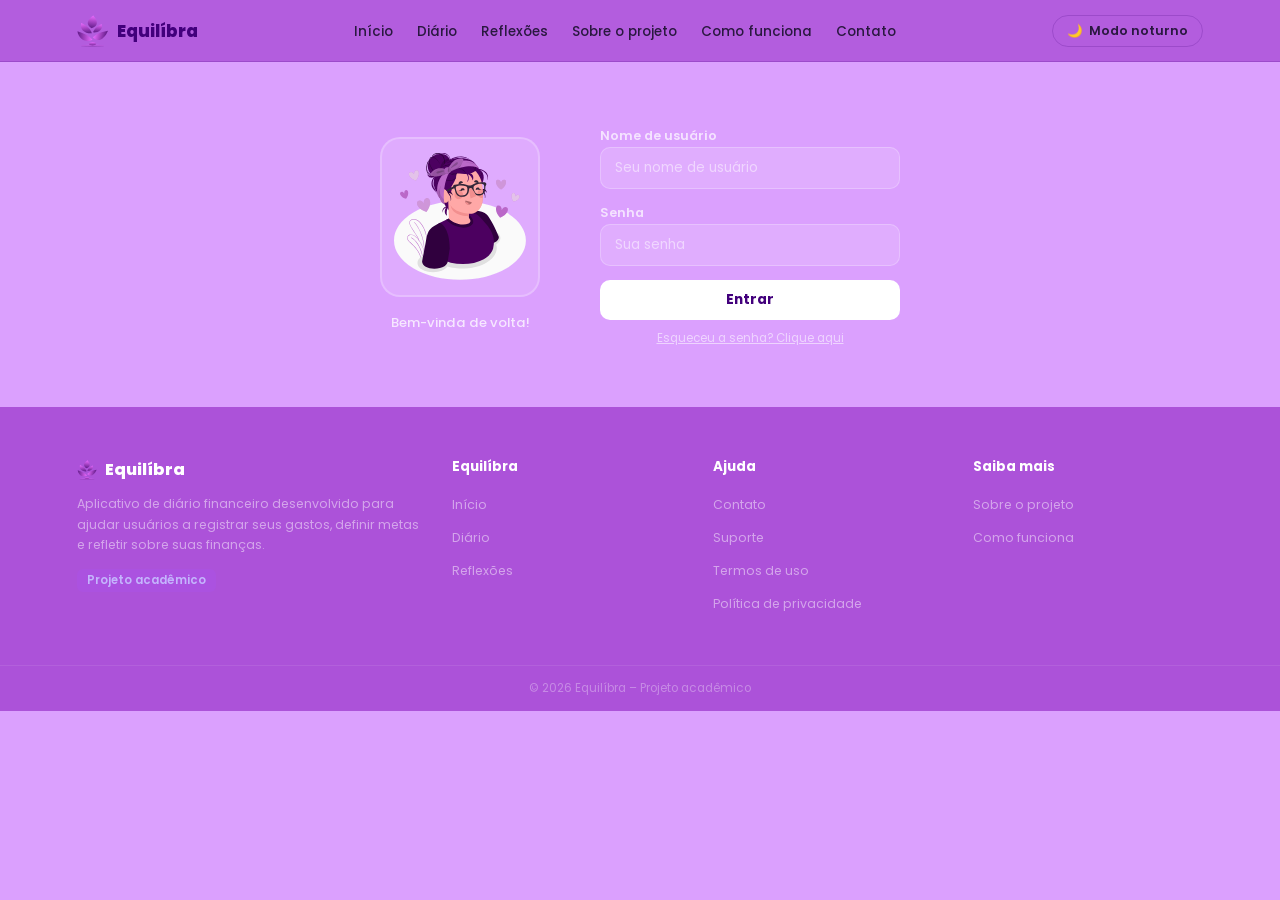
<file: pages/login.html>
<!DOCTYPE html>
<html lang="pt-BR" data-theme="light">
<head>
  <meta charset="UTF-8">
  <meta name="viewport" content="width=device-width, initial-scale=1.0">
  <title>Equilíbra – Entrar</title>
  <link href="https://fonts.googleapis.com/css2?family=Poppins:wght@300;400;500;600;700;800&family=Sora:wght@300;400;500;600;700;800&family=DM+Sans:ital,wght@0,300;0,400;0,500;1,300&display=swap" rel="stylesheet">
  <link rel="icon" type="image/svg+xml" href="../img/Group.svg">

  <link rel="stylesheet" href="../css/variaveis.css">
  <link rel="stylesheet" href="../css/style.css">
  <link rel="stylesheet" href="../css/nav.css">
  <link rel="stylesheet" href="../css/pages.css">
  <link rel="stylesheet" href="../css/utils.css">
</head>
<body>

  <nav>
    <a class="nav-logo" href="../index.html">
      <img src="../img/Group.svg" alt="Logo Equilíbra" class="logo-img">
      Equilíbra
    </a>
    <ul class="nav-links" id="navLinks">
      <li><a href="../index.html">Início</a></li>
      <li><a href="diario.html">Diário</a></li>
      <li><a href="reflexoes.html">Reflexões</a></li>
      <li><a href="projeto.html">Sobre o projeto</a></li>
      <li><a href="comoFunciona.html">Como funciona</a></li>
      <li><a href="contato.html">Contato</a></li>
    </ul>
    <div class="nav-right">
      <button class="btn-theme" id="themeBtn" onclick="toggleTheme()" aria-label="Alternar tema">
        <span id="themeIcon" aria-hidden="true">🌙</span>
        <span id="themeLabel">Modo noturno</span>
      </button>
      <button class="hamburger-nav" id="navHamburger" aria-label="Abrir menu" aria-expanded="false">
        <span></span><span></span><span></span>
      </button>
    </div>
  </nav>

  <section class="a-login">
    <div class="av-wrap">
      <div class="av" aria-hidden="true">
        <img src="../img/login.svg" alt="Ilustração de login" class="login-illustration">
      </div>
      <p class="av-name">Bem-vinda de volta!</p>
    </div>

    <form class="login-form" id="loginForm" action="#" novalidate>
      <div>
        <label for="username">Nome de usuário</label>
        <input type="text" id="username" name="username" placeholder="Seu nome de usuário" autocomplete="username"  required aria-required="true">
      </div>
      <div>
        <label for="password">Senha</label>
        <input type="password" id="password" name="password" placeholder="Sua senha" autocomplete="current-password" required aria-required="true">
      </div>
      <p class="login-error" id="loginError" role="alert" aria-live="polite"></p>
      <button type="submit" class="btn-login">Entrar</button>
      <button type="button" class="fgt" id="forgotBtn">Esqueceu a senha? Clique aqui</button>
    </form>
  </section>

  <footer>
    <div class="footer-brand">
      <div class="flogo">
        <img src="../img/Group.svg" alt="Logo Equilíbra" width="20" height="20">
        Equilíbra
      </div>
      <p class="fdesc">Aplicativo de diário financeiro desenvolvido para ajudar usuários a registrar seus gastos, definir metas e refletir sobre suas finanças.</p>
      <span class="ftag">Projeto acadêmico</span>
    </div>
    <div class="fcol">
      <h5>Equilíbra</h5>
      <ul>
        <li><a href="../index.html">Início</a></li>
        <li><a href="diario.html">Diário</a></li>
        <li><a href="reflexoes.html">Reflexões</a></li>
      </ul>
    </div>
    <div class="fcol">
      <h5>Ajuda</h5>
      <ul>
        <li><a href="contato.html">Contato</a></li>
        <li><a href="#">Suporte</a></li>
        <li><a href="#">Termos de uso</a></li>
        <li><a href="#">Política de privacidade</a></li>
      </ul>
    </div>
    <div class="fcol">
      <h5>Saiba mais</h5>
      <ul>
        <li><a href="projeto.html">Sobre o projeto</a></li>
        <li><a href="comoFunciona.html">Como funciona</a></li>
      </ul>
    </div>
  </footer>
  <div class="fbot">© 2026 Equilíbra – Projeto acadêmico</div>

  <script src="../js/theme.js"></script>
  <script src="../js/login.js"></script>
  <script src="../js/nav-hamburger.js"></script>
</body>
</html>
</file>
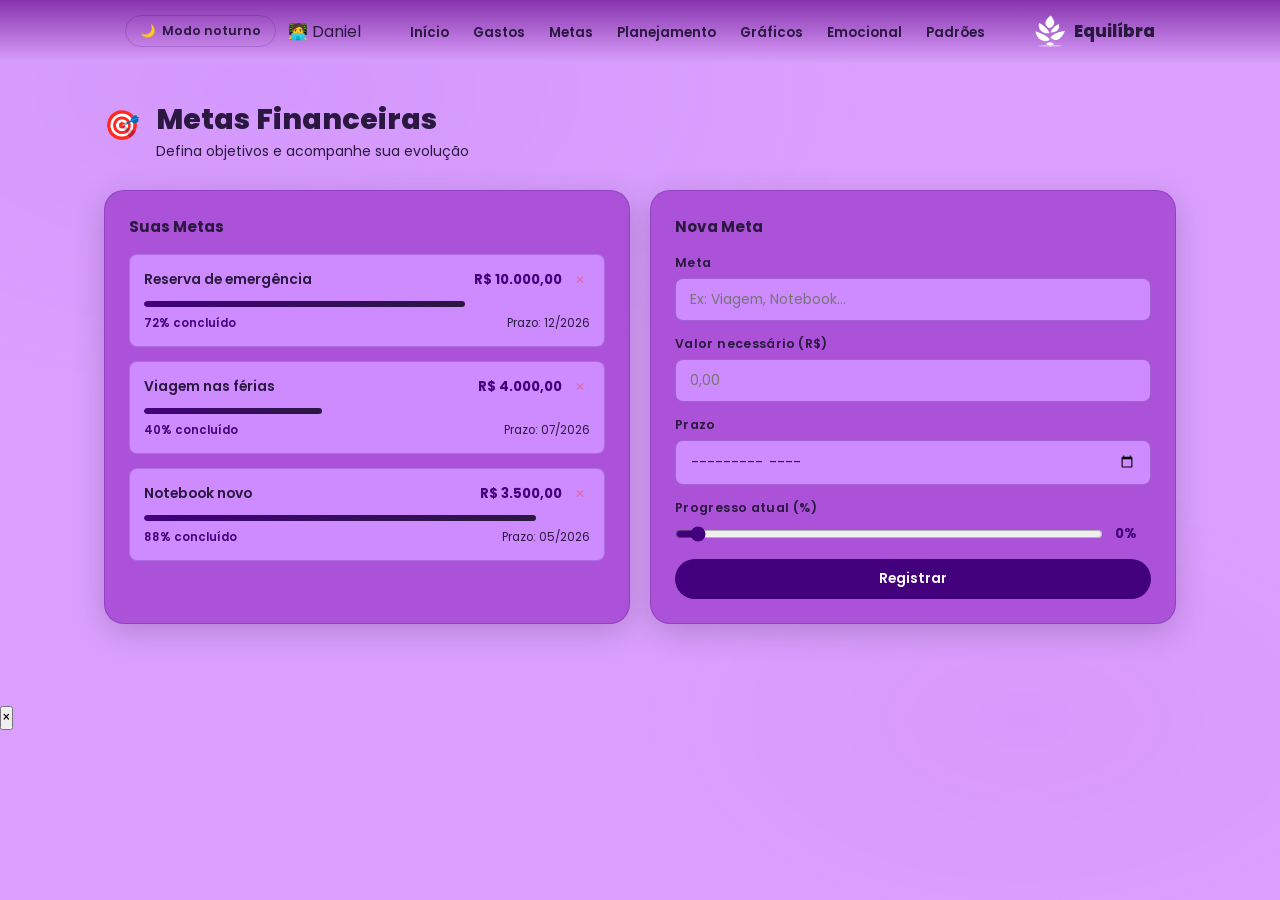
<file: pages/metas.html>
<!doctype html>
<html lang="pt-BR" data-theme="light">
  <head>
    <meta charset="UTF-8" />
    <meta name="viewport" content="width=device-width, initial-scale=1.0" />
    <title>Equilíbra – Controle de Gastos</title>

    <link rel="preconnect" href="https://fonts.googleapis.com" />
    <link
      href="https://fonts.googleapis.com/css2?family=Poppins:wght@300;400;500;600;700;800&family=Sora:wght@300;400;500;600;700;800&family=DM+Sans:ital,wght@0,300;0,400;0,500;1,300&display=swap"
      rel="stylesheet"
    />
    <link rel="icon" type="image/svg+xml" href="../img/Group.svg" />

    <!-- <link rel="stylesheet" href="../css/variaveis.css"> -->
    <!-- <link rel="stylesheet" href="../css/diario.css" /> -->
    <!-- <link rel="stylesheet" href="../css/nav.css"> -->
    <link rel="stylesheet" href="../css/variaveis.css" />
    <link rel="stylesheet" href="../css/global.css" />
    <link rel="stylesheet" href="../css/pgs-header.css" />
    <link rel="stylesheet" href="../css/pages/metas.css" />
  </head>
  <body>
    <nav class="navbar" id="navbar">
      <div class="nav-right">
        <button class="btn-theme" id="themeBtn" aria-label="Alternar tema">
          <span id="themeIcon" aria-hidden="true">🌙</span>
          <span id="themeLabel">Modo noturno</span>
        </button>
        <div class="avatar-chip">
          <span class="avatar-icon">🧑‍💻</span>
          <span class="avatar-name">Daniel</span>
        </div>
        <button
          class="hamburger hamburger-nav"
          id="hamburger"
          aria-label="Menu"
          aria-expanded="false"
        >
          <span></span>
          <span></span>
          <span></span>
        </button>
      </div>
      <ul class="nav-links" id="navLinks">
        <li><a href="home.html" class="nav-link">Início</a></li>
        <li><a href="gastos.html" class="nav-link active">Gastos</a></li>
        <li><a href="metas.html" class="nav-link">Metas</a></li>
        <li><a href="planejamento.html" class="nav-link">Planejamento</a></li>
        <li><a href="grafico.html" class="nav-link">Gráficos</a></li>
        <li><a href="emocional.html" class="nav-link">Emocional</a></li>
        <li><a href="padroes.html" class="nav-link">Padrões</a></li>
      </ul>

      <a class="nav-logo" href="home.html">
        <img
          src="../img/icons/icon-logo.svg"
          alt="Logo Equilíbra"
          class="logo-img"
        />
        Equilíbra
      </a>
    </nav>

    <main class="main-content">
      <section class="section" id="metas">
        <div class="section-header">
          <span class="section-badge">🎯</span>
          <div>
            <h2 class="section-title">Metas Financeiras</h2>
            <p class="section-sub">Defina objetivos e acompanhe sua evolução</p>
          </div>
        </div>
        <div class="grid-2">
          <div class="card card-glass">
            <div class="card-header-row">
              <h3 class="card-title">Suas Metas</h3>
            </div>
            <div class="metas-list" id="metasList"></div>
            <p class="empty-state" id="metasEmpty" style="display: none">
              Nenhuma meta cadastrada.
            </p>
          </div>
          <div class="card card-glass">
            <h3 class="card-title">Nova Meta</h3>
            <form class="form-stack" id="metaForm">
              <div class="field-group">
                <label for="metaNome">Meta</label>
                <input
                  type="text"
                  id="metaNome"
                  placeholder="Ex: Viagem, Notebook..."
                  required
                />
              </div>
              <div class="field-group">
                <label for="metaValor">Valor necessário (R$)</label>
                <input
                  type="number"
                  id="metaValor"
                  placeholder="0,00"
                  min="0"
                  step="0.01"
                  required
                />
              </div>
              <div class="field-group">
                <label for="metaPrazo">Prazo</label>
                <input type="month" id="metaPrazo" required />
              </div>
              <div class="field-group">
                <label for="metaProgresso">Progresso atual (%)</label>
                <div class="range-wrap">
                  <input
                    type="range"
                    id="metaProgresso"
                    min="0"
                    max="100"
                    value="0"
                    class="range-input"
                  />
                  <span class="range-value" id="metaProgressoVal">0%</span>
                </div>
              </div>
              <button type="submit" class="btn btn-primary full-width">
                Registrar
              </button>
            </form>
          </div>
        </div>
      </section>
    </main>

    <div class="toast" id="toast"></div>
    <div class="modal-overlay" id="modalOverlay">
      <div class="modal" id="modal">
        <button class="modal-close" id="modalClose">×</button>
        <div id="modalContent"></div>
      </div>
    </div>

    <!-- <footer>
    <div class="footer-brand">
      <div class="flogo">
        <img src="../img/Group.svg" alt="Logo Equilíbra" width="20" height="20">
        Equilíbra
      </div>
      <p class="fdesc">Aplicativo de diário financeiro desenvolvido para ajudar usuários a registrar seus gastos, definir metas e refletir sobre suas finanças.</p>
      <span class="ftag">Projeto acadêmico</span>
    </div>
  </footer>
  <div class="fbot">© 2026 Equilíbra – Projeto acadêmico</div> -->

    <script src="../js/theme.js"></script>
    <!-- <script src="../js//back/script.js"></script> -->
    <script type="module" src="../js/app.js"></script>
    <!-- <script src="../js/nav-hamburger.js"></script> -->
  </body>
</html>
</file>
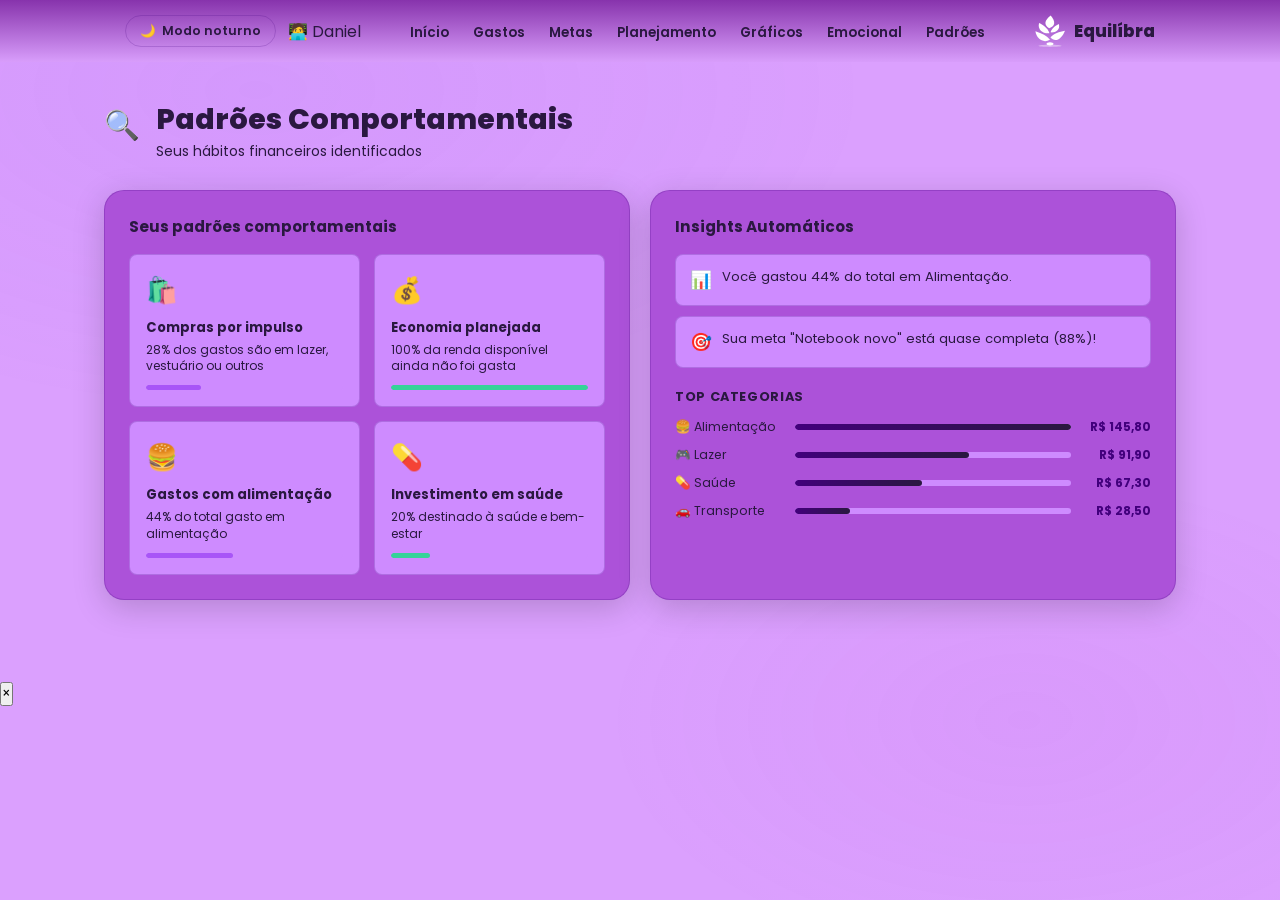
<file: pages/padroes.html>
<!doctype html>
<html lang="pt-BR" data-theme="light">
  <head>
    <meta charset="UTF-8" />
    <meta name="viewport" content="width=device-width, initial-scale=1.0" />
    <title>Equilíbra – Controle de Gastos</title>

    <link rel="preconnect" href="https://fonts.googleapis.com" />
    <link
      href="https://fonts.googleapis.com/css2?family=Poppins:wght@300;400;500;600;700;800&family=Sora:wght@300;400;500;600;700;800&family=DM+Sans:ital,wght@0,300;0,400;0,500;1,300&display=swap"
      rel="stylesheet"
    />
    <link rel="icon" type="image/svg+xml" href="../img/Group.svg" />

    <!-- <link rel="stylesheet" href="../css/variaveis.css"> -->
    <!-- <link rel="stylesheet" href="../css/diario.css" /> -->
    <!-- <link rel="stylesheet" href="../css/nav.css"> -->
    <link rel="stylesheet" href="../css/variaveis.css" />
    <link rel="stylesheet" href="../css/global.css" />
    <link rel="stylesheet" href="../css/pgs-header.css" />
    <link rel="stylesheet" href="../css/pages/padroes.css" />
  </head>
  <body>
    <nav class="navbar" id="navbar">
      <div class="nav-right">
        <button class="btn-theme" id="themeBtn" aria-label="Alternar tema">
          <span id="themeIcon" aria-hidden="true">🌙</span>
          <span id="themeLabel">Modo noturno</span>
        </button>
        <div class="avatar-chip">
          <span class="avatar-icon">🧑‍💻</span>
          <span class="avatar-name">Daniel</span>
        </div>
        <button
          class="hamburger hamburger-nav"
          id="hamburger"
          aria-label="Menu"
          aria-expanded="false"
        >
          <span></span>
          <span></span>
          <span></span>
        </button>
      </div>
      <ul class="nav-links" id="navLinks">
        <li><a href="home.html" class="nav-link">Início</a></li>
        <li><a href="gastos.html" class="nav-link active">Gastos</a></li>
        <li><a href="metas.html" class="nav-link">Metas</a></li>
        <li><a href="planejamento.html" class="nav-link">Planejamento</a></li>
        <li><a href="grafico.html" class="nav-link">Gráficos</a></li>
        <li><a href="emocional.html" class="nav-link">Emocional</a></li>
        <li><a href="padroes.html" class="nav-link">Padrões</a></li>
      </ul>

      <a class="nav-logo" href="home.html">
        <img
          src="../img/icons/icon-logo.svg"
          alt="Logo Equilíbra"
          class="logo-img"
        />
        Equilíbra
      </a>
    </nav>

    <main class="main-content">
      <section class="section" id="padroes">
        <div class="section-header">
          <span class="section-badge">🔍</span>
          <div>
            <h2 class="section-title">Padrões Comportamentais</h2>
            <p class="section-sub">Seus hábitos financeiros identificados</p>
          </div>
        </div>
        <div class="grid-2">
          <div class="card card-glass">
            <h3 class="card-title">Seus padrões comportamentais</h3>
            <div class="padroes-grid" id="padroesGrid"></div>
          </div>
          <div class="card card-glass">
            <h3 class="card-title">Insights Automáticos</h3>
            <div class="insights-list" id="insightsList"></div>
            <div class="categoria-rank" id="categoriaRank">
              <h4 class="rank-title">Top Categorias</h4>
              <div id="rankList"></div>
            </div>
          </div>
        </div>
      </section>
    </main>

    <div class="toast" id="toast"></div>
    <div class="modal-overlay" id="modalOverlay">
      <div class="modal" id="modal">
        <button class="modal-close" id="modalClose">×</button>
        <div id="modalContent"></div>
      </div>
    </div>

    <!-- <footer>
    <div class="footer-brand">
      <div class="flogo">
        <img src="../img/Group.svg" alt="Logo Equilíbra" width="20" height="20">
        Equilíbra
      </div>
      <p class="fdesc">Aplicativo de diário financeiro desenvolvido para ajudar usuários a registrar seus gastos, definir metas e refletir sobre suas finanças.</p>
      <span class="ftag">Projeto acadêmico</span>
    </div>
  </footer>
  <div class="fbot">© 2026 Equilíbra – Projeto acadêmico</div> -->

    <script src="../js/theme.js"></script>
    <!-- <script src="../js//back/script.js"></script> -->
    <script type="module" src="../js/app.js"></script>
    <!-- <script src="../js/nav-hamburger.js"></script> -->
  </body>
</html>
</file>
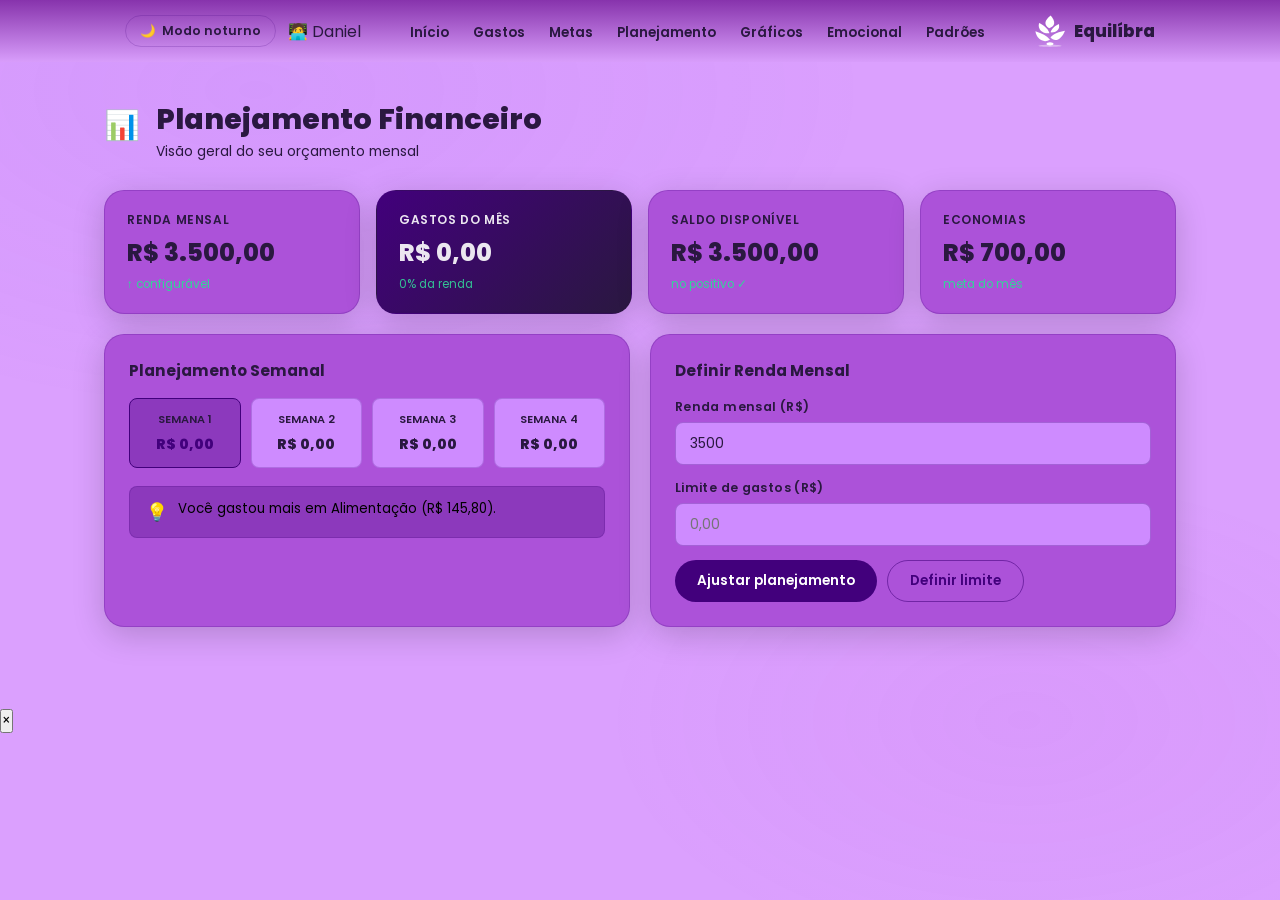
<file: pages/planejamento.html>
<!doctype html>
<html lang="pt-BR" data-theme="light">
  <head>
    <meta charset="UTF-8" />
    <meta name="viewport" content="width=device-width, initial-scale=1.0" />
    <title>Equilíbra – Controle de Gastos</title>

    <link rel="preconnect" href="https://fonts.googleapis.com" />
    <link
      href="https://fonts.googleapis.com/css2?family=Poppins:wght@300;400;500;600;700;800&family=Sora:wght@300;400;500;600;700;800&family=DM+Sans:ital,wght@0,300;0,400;0,500;1,300&display=swap"
      rel="stylesheet"
    />
    <link rel="icon" type="image/svg+xml" href="../img/Group.svg" />

    <!-- <link rel="stylesheet" href="../css/variaveis.css"> -->
    <!-- <link rel="stylesheet" href="../css/diario.css" /> -->
    <!-- <link rel="stylesheet" href="../css/nav.css"> -->
    <link rel="stylesheet" href="../css/variaveis.css" />
    <link rel="stylesheet" href="../css/global.css" />
    <link rel="stylesheet" href="../css/pgs-header.css" />
    <link rel="stylesheet" href="../css/pages/planejamento.css" />
  </head>
  <body>
    <nav class="navbar" id="navbar">
      <div class="nav-right">
        <button class="btn-theme" id="themeBtn" aria-label="Alternar tema">
          <span id="themeIcon" aria-hidden="true">🌙</span>
          <span id="themeLabel">Modo noturno</span>
        </button>
        <div class="avatar-chip">
          <span class="avatar-icon">🧑‍💻</span>
          <span class="avatar-name">Daniel</span>
        </div>
        <button
          class="hamburger hamburger-nav"
          id="hamburger"
          aria-label="Menu"
          aria-expanded="false"
        >
          <span></span>
          <span></span>
          <span></span>
        </button>
      </div>
      <ul class="nav-links" id="navLinks">
        <li><a href="home.html" class="nav-link">Início</a></li>
        <li><a href="gastos.html" class="nav-link active">Gastos</a></li>
        <li><a href="metas.html" class="nav-link">Metas</a></li>
        <li><a href="planejamento.html" class="nav-link">Planejamento</a></li>
        <li><a href="grafico.html" class="nav-link">Gráficos</a></li>
        <li><a href="emocional.html" class="nav-link">Emocional</a></li>
        <li><a href="padroes.html" class="nav-link">Padrões</a></li>
      </ul>

      <a class="nav-logo" href="home.html">
        <img
          src="../img/icons/icon-logo.svg"
          alt="Logo Equilíbra"
          class="logo-img"
        />
        Equilíbra
      </a>
    </nav>

    <main class="main-content">
      <section class="section" id="planejamento">
        <div class="section-header">
          <span class="section-badge">📊</span>
          <div>
            <h2 class="section-title">Planejamento Financeiro</h2>
            <p class="section-sub">Visão geral do seu orçamento mensal</p>
          </div>
        </div>
        <div class="grid-4" id="planCards">
          <div class="card card-stat">
            <span class="stat-label">Renda Mensal</span>
            <span class="stat-value" id="planRenda">R$ 3.500</span>
            <span class="stat-change positive">↑ configurável</span>
          </div>
          <div class="card card-stat card-stat-accent">
            <span class="stat-label">Gastos do Mês</span>
            <span class="stat-value" id="planGastos">R$ 0</span>
            <span class="stat-change" id="planGastosChange">—</span>
          </div>
          <div class="card card-stat">
            <span class="stat-label">Saldo Disponível</span>
            <span class="stat-value" id="planSaldo">R$ 3.500</span>
            <span class="stat-change" id="planSaldoChange">—</span>
          </div>
          <div class="card card-stat">
            <span class="stat-label">Economias</span>
            <span class="stat-value" id="planEconomia">R$ 0</span>
            <span class="stat-change positive">meta do mês</span>
          </div>
        </div>
        <div class="grid-2" style="margin-top: 20px">
          <div class="card card-glass">
            <h3 class="card-title">Planejamento Semanal</h3>
            <div class="weekly-grid" id="weeklyGrid"></div>
            <div class="insight-box" id="insightBox">
              <span class="insight-icon">💡</span>
              <span id="insightText">Carregando insight...</span>
            </div>
          </div>
          <div class="card card-glass">
            <h3 class="card-title">Definir Renda Mensal</h3>
            <form class="form-stack" id="rendaForm">
              <div class="field-group">
                <label for="rendaValor">Renda mensal (R$)</label>
                <input
                  type="number"
                  id="rendaValor"
                  placeholder="0,00"
                  min="0"
                  step="0.01"
                />
              </div>
              <div class="field-group">
                <label for="limiteMensal">Limite de gastos (R$)</label>
                <input
                  type="number"
                  id="limiteMensal"
                  placeholder="0,00"
                  min="0"
                  step="0.01"
                />
              </div>
              <div class="form-actions">
                <button type="submit" class="btn btn-primary">
                  Ajustar planejamento
                </button>
                <button
                  type="button"
                  class="btn btn-outline"
                  id="btnDefinirLimite"
                >
                  Definir limite
                </button>
              </div>
            </form>
            <div class="limit-bar-wrap" id="limitBarWrap" style="display: none">
              <div class="limit-bar-label">
                <span>Gasto vs Limite</span>
                <span id="limitPercText">0%</span>
              </div>
              <div class="limit-bar">
                <div class="limit-fill" id="limitFill"></div>
              </div>
            </div>
          </div>
        </div>
      </section>
    </main>

    <div class="toast" id="toast"></div>
    <div class="modal-overlay" id="modalOverlay">
      <div class="modal" id="modal">
        <button class="modal-close" id="modalClose">×</button>
        <div id="modalContent"></div>
      </div>
    </div>

    <!-- <footer>
    <div class="footer-brand">
      <div class="flogo">
        <img src="../img/Group.svg" alt="Logo Equilíbra" width="20" height="20">
        Equilíbra
      </div>
      <p class="fdesc">Aplicativo de diário financeiro desenvolvido para ajudar usuários a registrar seus gastos, definir metas e refletir sobre suas finanças.</p>
      <span class="ftag">Projeto acadêmico</span>
    </div>
  </footer>
  <div class="fbot">© 2026 Equilíbra – Projeto acadêmico</div> -->

    <script src="../js/theme.js"></script>
    <!-- <script src="../js//back/script.js"></script> -->
    <script type="module" src="../js/app.js"></script>
    <!-- <script src="../js/nav-hamburger.js"></script> -->
  </body>
</html>
</file>
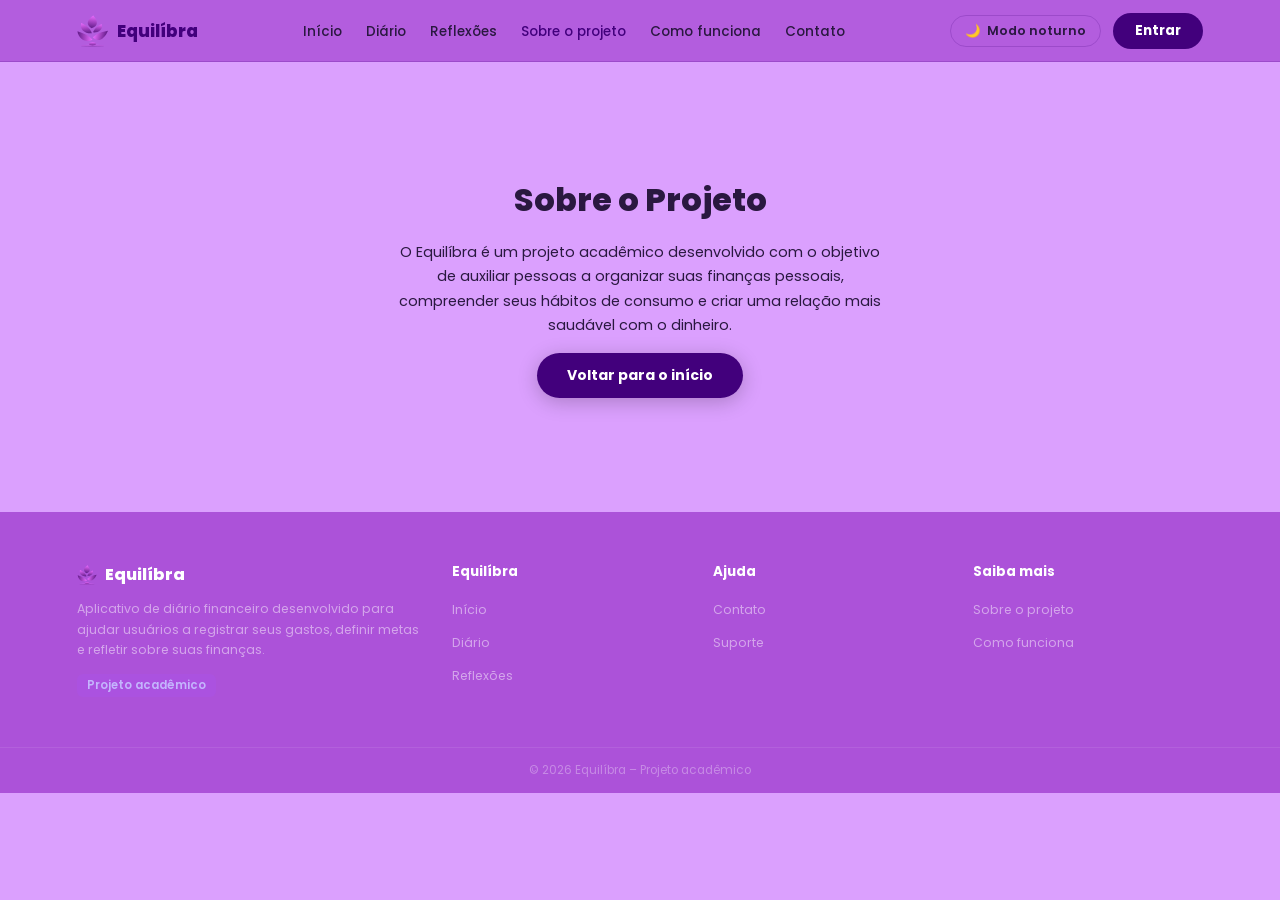
<file: pages/projeto.html>
<!DOCTYPE html>
<html lang="pt-BR" data-theme="light">
<head>
  <meta charset="UTF-8">
  <meta name="viewport" content="width=device-width, initial-scale=1.0">
  <title>Equilíbra – Sobre o Projeto</title>
  <link href="https://fonts.googleapis.com/css2?family=Poppins:wght@300;400;500;600;700;800&family=Sora:wght@300;400;500;600;700;800&family=DM+Sans:ital,wght@0,300;0,400;0,500;1,300&display=swap" rel="stylesheet">
  <link rel="icon" type="image/svg+xml" href="../img/Group.svg">
  
  <link rel="stylesheet" href="../css/variaveis.css">
  <link rel="stylesheet" href="../css/style.css">
  <link rel="stylesheet" href="../css/nav.css">
  <link rel="stylesheet" href="../css/pages.css">
  <link rel="stylesheet" href="../css/utils.css">
</head>
<body>
  <nav>
    <a class="nav-logo" href="../index.html">
      <img src="../img/Group.svg" alt="Logo Equilíbra" class="logo-img">
      Equilíbra
    </a>
    <ul class="nav-links" id="navLinks">
      <li><a href="../index.html">Início</a></li>
      <li><a href="diario.html">Diário</a></li>
      <li><a href="reflexoes.html">Reflexões</a></li>
      <li><a href="projeto.html" class="active">Sobre o projeto</a></li>
      <li><a href="comoFunciona.html">Como funciona</a></li>
      <li><a href="contato.html">Contato</a></li>
    </ul>
    <div class="nav-right">
      <button class="btn-theme" id="themeBtn" onclick="toggleTheme()" aria-label="Alternar tema">
        <span id="themeIcon" aria-hidden="true">🌙</span>
        <span id="themeLabel">Modo noturno</span>
      </button>
      <a href="login.html" class="btn-entrar">Entrar</a>
      <button class="hamburger-nav" id="navHamburger" aria-label="Abrir menu" aria-expanded="false">
        <span></span><span></span><span></span>
      </button>
    </div>
  </nav>

  <section class="page-placeholder">
    <h2>Sobre o Projeto</h2>
    <p>O Equilíbra é um projeto acadêmico desenvolvido com o objetivo de auxiliar pessoas a organizar suas finanças pessoais, compreender seus hábitos de consumo e criar uma relação mais saudável com o dinheiro.</p>
    <a href="../index.html" class="btn-hero">Voltar para o início</a>
  </section>

  <footer>
    <div class="footer-brand">
      <div class="flogo">
        <img src="../img/Group.svg" alt="Logo Equilíbra" width="20" height="20">
        Equilíbra
      </div>
      <p class="fdesc">Aplicativo de diário financeiro desenvolvido para ajudar usuários a registrar seus gastos, definir metas e refletir sobre suas finanças.</p>
      <span class="ftag">Projeto acadêmico</span>
    </div>
    <div class="fcol">
      <h5>Equilíbra</h5>
      <ul>
        <li><a href="../index.html">Início</a></li>
        <li><a href="diario.html">Diário</a></li>
        <li><a href="reflexoes.html">Reflexões</a></li>
      </ul>
    </div>
    <div class="fcol">
      <h5>Ajuda</h5>
      <ul>
        <li><a href="contato.html">Contato</a></li>
        <li><a href="#">Suporte</a></li>
      </ul>
    </div>
    <div class="fcol">
      <h5>Saiba mais</h5>
      <ul>
        <li><a href="projeto.html">Sobre o projeto</a></li>
        <li><a href="comoFunciona.html">Como funciona</a></li>
      </ul>
    </div>
  </footer>
  <div class="fbot">© 2026 Equilíbra – Projeto acadêmico</div>

  <script src="../js/theme.js"></script>
  <script src="../js/nav-hamburger.js"></script>
</body>
</html>
</file>
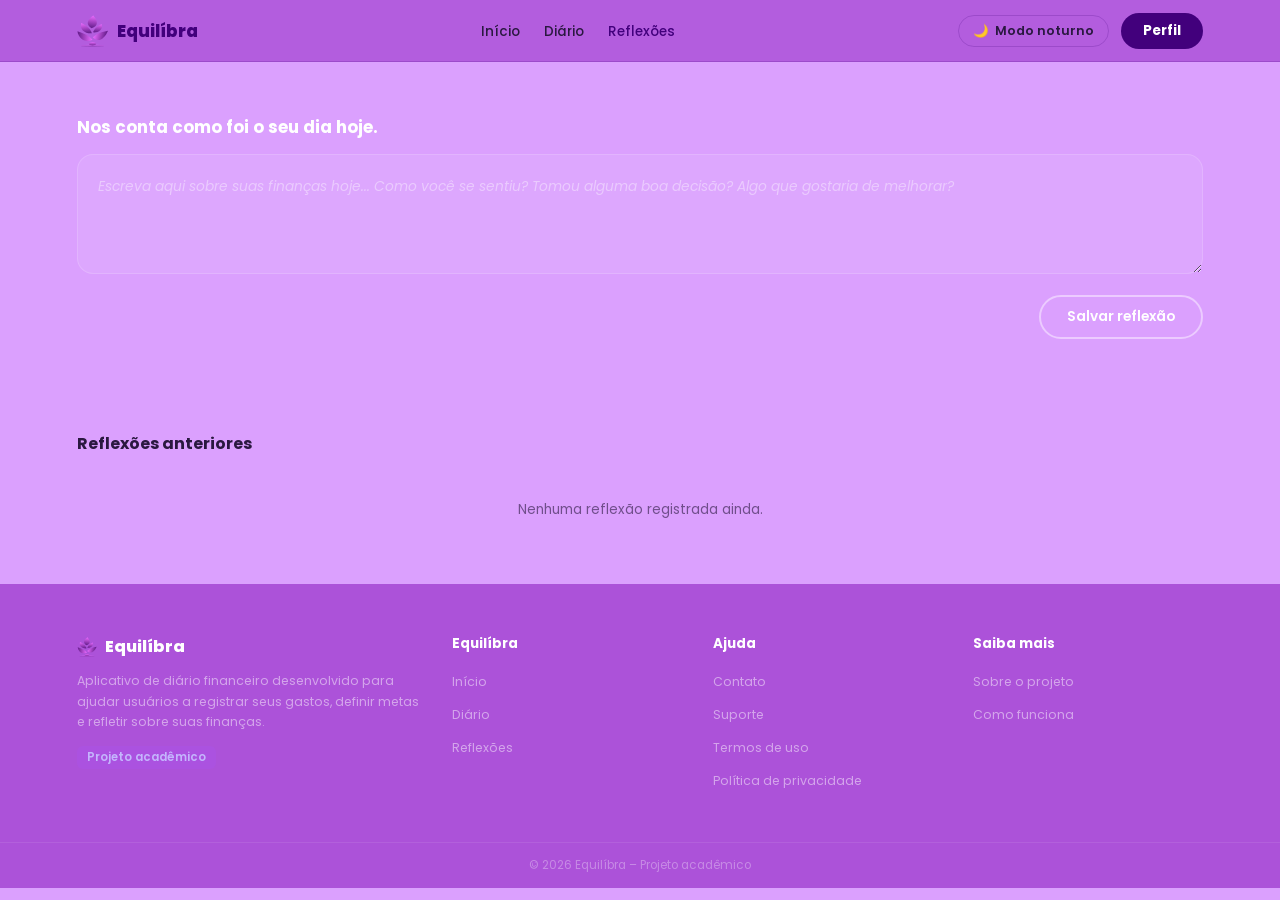
<file: pages/reflexoes.html>
<!DOCTYPE html>
<html lang="pt-BR" data-theme="light">
<head>
  <meta charset="UTF-8">
  <meta name="viewport" content="width=device-width, initial-scale=1.0">
  <title>Equilíbra – Reflexões</title>
  <link href="https://fonts.googleapis.com/css2?family=Poppins:wght@300;400;500;600;700;800&family=Sora:wght@300;400;500;600;700;800&family=DM+Sans:ital,wght@0,300;0,400;0,500;1,300&display=swap" rel="stylesheet">
  <link rel="icon" type="image/svg+xml" href="../img/Group.svg">

  <link rel="stylesheet" href="../css/variaveis.css">
  <link rel="stylesheet" href="../css/style.css">
  <link rel="stylesheet" href="../css/nav.css">
  <link rel="stylesheet" href="../css/pages.css">
  <link rel="stylesheet" href="../css/utils.css">
</head>
<body>
  
  <nav>
    <a class="nav-logo" href="../index.html">
      <img src="../img/Group.svg" alt="Logo Equilíbra" class="logo-img">
      Equilíbra
    </a>
    <ul class="nav-links" id="navLinks">
      <li><a href="../index.html">Início</a></li>
      <li><a href="diario.html">Diário</a></li> 
      <li><a href="reflexoes.html" class="active">Reflexões</a></li>
    </ul>
    <div class="nav-right">
      <button class="btn-theme" id="themeBtn" onclick="toggleTheme()" aria-label="Alternar tema">
        <span id="themeIcon" aria-hidden="true">🌙</span>
        <span id="themeLabel">Modo noturno</span>
      </button>
      <a href="login.html" class="btn-entrar">Perfil</a>
      <button class="hamburger-nav" id="navHamburger" aria-label="Abrir menu" aria-expanded="false">
        <span></span><span></span><span></span>
      </button>
    </div>
  </nav>

  <section class="a-diary">
    <h3>Nos conta como foi o seu dia hoje.</h3>
    <label for="reflexaoTexto" class="sr-only">Escreva sua reflexão financeira do dia</label>
    <textarea
      id="reflexaoTexto"
      class="dbox"
      placeholder="Escreva aqui sobre suas finanças hoje... Como você se sentiu? Tomou alguma boa decisão? Algo que gostaria de melhorar?"
    ></textarea>
    <div class="diary-actions">
      <button type="button" class="btn-ow">Salvar reflexão</button>
    </div>
  </section>

  <section class="a-reflexoes-prev">
    <h3>Reflexões anteriores</h3>
    <div class="reflexoes-list">
      <article class="reflexao-card">
        <div class="reflexao-header">
          <span class="reflexao-data">23/03/2026</span>
          <span class="reflexao-humor">😌 Tranquilo</span>
        </div>
        <p class="reflexao-texto">
          Hoje consegui resistir à tentação de comprar algo por impulso. Me sinto orgulhosa de mim mesma. Cada pequena vitória conta!
        </p>
      </article>

      <article class="reflexao-card">
        <div class="reflexao-header">
          <span class="reflexao-data">20/03/2026</span>
          <span class="reflexao-humor">😔 Preocupado</span>
        </div>
        <p class="reflexao-texto">
          Gastei mais do que planejava esta semana. Preciso revisar meu orçamento e entender onde estou escorregando.
        </p>
      </article>

      <article class="reflexao-card">
        <div class="reflexao-header">
          <span class="reflexao-data">15/03/2026</span>
          <span class="reflexao-humor">😌 Equilibrado</span>
        </div>
        <p class="reflexao-texto">
          Fechei a semana dentro do planejado. Sinto que estou evoluindo no meu relacionamento com o dinheiro.
        </p>
      </article>
    </div>
  </section>

  <footer>
    <div class="footer-brand">
      <div class="flogo">
        <img src="../img/Group.svg" alt="Logo Equilíbra" width="20" height="20">
        Equilíbra
      </div>
      <p class="fdesc">Aplicativo de diário financeiro desenvolvido para ajudar usuários a registrar seus gastos, definir metas e refletir sobre suas finanças.</p>
      <span class="ftag">Projeto acadêmico</span>
    </div>
    <div class="fcol">
      <h5>Equilíbra</h5>
      <ul>
        <li><a href="../index.html">Início</a></li>
        <li><a href="diario.html">Diário</a></li>
        <li><a href="reflexoes.html">Reflexões</a></li>
      </ul>
    </div>
    <div class="fcol">
      <h5>Ajuda</h5>
      <ul>
        <li><a href="contato.html">Contato</a></li>
        <li><a href="#">Suporte</a></li>
        <li><a href="#">Termos de uso</a></li>
        <li><a href="#">Política de privacidade</a></li>
      </ul>
    </div>
    <div class="fcol">
      <h5>Saiba mais</h5>
      <ul>
        <li><a href="projeto.html">Sobre o projeto</a></li>
        <li><a href="comoFunciona.html">Como funciona</a></li>
      </ul>
    </div>
  </footer>
  <div class="fbot">© 2026 Equilíbra – Projeto acadêmico</div>

  <script src="../js/theme.js"></script>
  <script src="../js/reflexoes.js"></script>
  <script src="../js/nav-hamburger.js"></script>
</body>
</html>
</file>
<file: css/ld-style.css>
/* --- Reset --- */
* {
    margin: 0;
    padding: 0;
    box-sizing: border-box;
    text-decoration: none;
    font-family: 'Poppins', sans-serif;
}

html {
    scroll-behavior: smooth;
}

body {
    /* background: linear-gradient(to bottom, #e46cff, #73068c); */
    background-color: #AC52D9;
    background-repeat: no-repeat;
    /* min-height: 100vh; */
}



/* --- Header --- */
.header {
    background: linear-gradient(to right, #8733ac, #d756ee);
    width: 100%;
}

.header-conteiner {
    display: flex;
    justify-content: space-between;
    align-items: center;
    margin: auto;
    max-width: 1700px;
    padding: 10px 20px;
}

.logo {
    display: flex;
    align-items: center;
}

.logo img {
    width: 50px;
    margin-right: 15px;
}

.texto-logo {
    font-size: 24px;
    color: white;
}

.nav a {
    font-size: 18px;
    color: white;
    margin-left: 30px;
    transition: 0.3s;
}

.nav a:hover {
    color: #560277;
}


/* --- Layout Principal --- */
.bg-onda {
    background-image: url("../img/bg/bg-section1.svg");
    background-repeat: no-repeat;
    background-position: bottom;
    background-size: contain;
}

.conteiner-principal {
    max-width: 1700px;
    height: 700px;
    padding: 60px 20px;
    display: flex;
    margin: auto;
    flex-direction: column;
}

.textos-topo {
    color: white;
}


.conteudo-flex {
    display: flex;
    justify-content: space-between;
    align-items: center;

}

.quadros {
    display: flex;
    gap: 30px;
    margin-top: 50px;
    font-size: 20px;
}

.coluna-bloco {
    display: flex;
    flex-direction: column;
    gap: 20px;
}

.quadro-direito,
.quadro-esquerdo {
    background-color: white;
    height: 300px;
    width: 370px;
    border-radius: 35px;
    padding: 25px;
    display: flex;
    flex-direction: column;
    align-items: center;
    text-align: left;
}

.titulo-quadro {
    display: flex;
    align-items: center;
    gap: 10px;
    margin-bottom: 15px;
}

.titulo-quadro h3 {
    color: #560277;
    font-size: 22px;
}


.imagem {
    width: 450px;
    height: auto;
    margin: auto 100px auto auto;
    /* margin-right: 200px;
    margin-top: -100px; */
}

.botao {
    background: linear-gradient(#73068c, #e46cff);
    border-radius: 15px;
    border: solid 1px white;
    padding: 12px 40px;
    margin-top: 25px;
    color: white;
    cursor: pointer;
    font-weight: 600;
    align-self: flex-start;
    transition: all 0.3s ease;
}

.botao:hover {
    transform: scale(1.1);
    box-shadow: 0 5px 15px rgba(0, 0, 0, 0.3);
}

 /*==========================================================================
                                    section 2
  ==========================================================================*/

  .bg-onda2{
    background-image: url("../img/bg/bg-section2.svg");
    background-color: #9341BD;
    background-repeat: no-repeat;
    background-position: bottom;
    background-size: contain;
}
.conteiner-parte2{
    max-width: 1700px;
    height: 700px;
    padding: 60px 20px;
    display: flex;
    margin: auto;
    flex-direction: row;   
    justify-content: space-evenly;
}
.conteudo-esquerda{
    height: 460px;
    display: flex;
    flex-direction: column;
    justify-content: space-between;
    margin-top: 0px;
    width: 50%;
    color: white;
}
.conteiner-parte2 h2{
    font-size: 60px;
}
.conteiner-parte2 p{
    font-size: 20px;
}
.img-finance-parte2{
    height: 450px;
    margin: auto auto auto 100px;
}


.bg-onda3{
    background-color: #EBC3FF;
    background-image: url("../img/bg/bg-section3.svg");
    background-repeat: no-repeat;
    background-position: bottom;
    background-size: cover;
}

 /*==========================================================================
                                    section 3
  ==========================================================================*/

.container-pt3 {
    display: flex;
    /* Transforma o elemento em um container flexível. */
    flex-direction: column;
    margin: auto;
    padding: 60px 20px;    
    text-align: center;
    /* alinha todo o conteúdo interno */
    max-width: 1700px;
    /*  define um "limite de crescimento". */
   height: 700px;

}

.container-pt3 h2 {
    color: #2D3748;
    /* cor do texto. */
    margin-bottom: 40px;
    /* cria um espaço de 40 pixels abaixo do texto. */
    font-size: 2rem;
    /* Defin e um tamanho de fonte. */
}


.cards-wrapper {
    display: flex;
    /* Transforma o elemento em um container flexível. */
    flex-wrap: wrap;
    /* Se não houver espaço suficiente para um item caber na linha atual, jogue  para a próxima linha. */
    gap: 20px;
    /*  cria um espaçamento uniforme de 20 pixels entre todos os itens */
    justify-content: center;
    /* alinha o conteúdo horizontalmente no centro */
}

/* Estilo do Card Individual */
.card {

    background: white;
    /* cor do fundo */
    padding: 30px 20px;
    /*  define o espaçamento interno */
    border-radius: 15px;
    /* arredonda os quatro cantos do elemento. */
    width: 302px;
    height: 302px;
    /* Largura /*  
    box-shadow: 0 10px 15px rgba(0, 0, 0, 0.1); /*  sombra suave */
    display: flex;
    /* transforma o elemento em um container flexível. */
    flex-direction: column;
    /* empilha um em cima do outro */
    align-items: center;
    /* elemento centralizado em relação à largura do container.*/
    transition: transform 0.3s ease;
    /*  o navegador deve animar mudanças de escala, rotação ou posição. */
}

.card:hover {
    transform: translateY(-5px);
    /*  "flutue" para uma nova posição sem empurrar os vizinhos. */
}

/* Ícone de Check */
.icon-check {
    width: 40px;
    /* largura */  
    height: 40px;
    border: 2px solid #805AD5;
    border-radius: 50%; /* arredonda os quatro cantos do elemento. */
    display: flex;
    /* transforma o elemento em um container flexível. */
    align-items: center;
    /* elemento centralizado em relação à largura do container.*/
    justify-content: center;
    /* alinha o conteúdo horizontalmente no centro */
    margin-bottom: 20px;
    /*  Cria uma separação de 20 pixels abaixo do texto. */
    color: #805AD5;
    /*  cor do texto */
    font-weight: bold;
    /* fonte em negrito */
    font-size: 1.2rem;
    /* tamanho de fonte */
}

.card h3 {
    color: #4A128C;
    /*  cor do texto */
    font-size: 1.3rem;
    /* tamanho de fonte */
    margin-bottom: 10px;
    /* cria um espaço de 10 pixels abaixo do texto. */
    line-height: 1.2;
    /* define o espaço entre as linhas do próprio texto. */
}

.card p {
    color: #4A5568;
    /*  cor do texto */
    font-size: 18px;
    /* tamanho de fonte */
    line-height: 1.4;
    margin-top: 10%;
    /* define o espaço entre as linhas do próprio texto. */
}


 /*==========================================================================
                                    footer
  ==========================================================================*/

.footer-container{
    background-color: #4D2262; /* cor de fundo */
}

footer {
    
    color: var(--white); /*  cor do texto */
    padding: 60px 40px 30px;   /* espaço interno entre o conteúdo e a borda. */
    border-radius: 0 0 30px 30px; /* arredonda os cantos. */
    margin-top: -10px; /* Sobreposição leve para remover frestas */
}

    /* Logo com o texto*/
.footer-grid {
    display: flex; /* transforma o elemento em um container flexível. */
    justify-content: space-between; /* distribui os itens de forma que o primeiro encoste na borda esquerda e o último na borda direita, criando um espaço igual entre eles. */
    flex-wrap: wrap; /* permite que, se não houver mais espaço na largura da tela, os itens "quebrem" para a linha de baixo */
    gap: 30px; /* Espaçamento entre o ícone e o texto */
    max-width: 1100px; /* define uma "largura máxima". Isso impede que o seu conteúdo estique demais em monitores muito grandes */
    margin: 0 auto; /* centralizar o container na tela. */
}

.footer-col {
    flex: 1;
    min-width: 200px; /* define uma largura mínima obrigatória.*/
    padding: 0 15px; /* cria um espaçamento interno apenas nas laterais.*/
}

/* Linhas divisórias verticais */
.footer-col:not(:first-child) {
    border-left: 1px solid rgba(255,255,255,0.2);
}

/* Titulos das divisoes*/
.footer-col h4 { 
    margin-bottom: 20px; /*  define um espaçamento externo inferior de 20 pixels.*/
    font-size: 0.85rem; /* tamanho de fonte menor que o padrão */
    margin-bottom: 12px;  /* uma margem menor, geralmente usada para separar itens de uma lista ou um subtítulo do conteúdo principal. */
    display: flex; /* transforma o elemento em um container flexível. */
    align-items: center; /* alinha o conteúdo verticalmente no centro */
    gap: 30px;  /* Espaçamento entre o ícone e o texto */
    color: white; /*  cor do texto */
    justify-content: center;

}

/* Frase: Projeto desenvolvido para fins educacionais */
.footer-col p {
    text-align: center; /*  distribui o texto a partir do centro do container. */
    font-size: 0.85rem; /*  tamanho de fonte */
    color: white; /* cor do texto */
    
}

.footer-col a { 
        color: white; /*  cor do texto */
}

.footer-col ul {
    list-style: none;
}

.footer-col li {
    font-size: 0.85rem; /*  tamanho de fonte */
    margin-bottom: 12px;  /*  define um espaçamento externo inferior de 12 pixels.*/
    display: flex; /* transforma o elemento em um container flexível. */
    align-items: center; /* alinha o conteúdo verticalmente no centro  */
    gap: 10px; /* Espaçamento entre o ícone e o texto */
    opacity: 0.9; /*  nível de opacidade de todo o elemento */
    color: white; /*  cor do texto */
}

/* Estilo da Logo */
.brand-info { 
text-align: center; 

}

.logo { 
    font-size: 1.5rem;  /*  tamanho de fonte */
    font-weight: bold; 
    margin-bottom: 15px;  /*  define um espaçamento externo inferior de 15 pixels.*/
    display: block; 
    align-content: center;
    color: white; /*  cor do texto */
    align-items: center; /* alinha o conteúdo verticalmente no centro*/
    display: flex; /* transforma o elemento em um container flexível. */
    gap: 10px; /* Espaçamento entre o ícone e o texto */
}

.brand-description { 
    color: white; /*  cor do texto */
    font-size: 0.9rem;  /*  tamanho de fonte */
    line-height: 1.6; 
    opacity: 0.8;  /*  nível de opacidade de todo o elemento */
}

/* Rodapé de Direitos */
.footer-bottom {
    margin-top: 40px; /* sobreposição leve para remover frestas */
    padding-top: 20px; /* espaço no topo. */
    border-top: 1px solid rgba(255,255,255,0.1);
    text-align: center;
}

.footer-bottom h3 { 
    margin-bottom: 5px;  /*  define um espaçamento externo inferior de 5 pixels.*/
    color: white; /*  cor do texto */

}


.footer-bottom p { 
    font-size: 0.8rem;  /*  tamanho de fonte */
    opacity: 0.6;  /*  nível de opacidade de todo o elemento */
    color: white; /*  cor do texto */
}


/* Responsividade */
@media (max-width: 768px) {
    .footer-col { border-left: none !important; text-align: center; }
    .footer-col li { justify-content: center; }
}






/* ==========================================================================
   Responsividade (Tablets e Celulares)
   ========================================================================== */

/* Telas menores que 1024px (Tablets e ecrãs mais estreitos) */
@media (max-width: 1024px) {
    /* 1. Removemos as alturas fixas (700px) para o conteúdo não vazar */
    .conteiner-principal, 
    .conteiner-parte2, 
    .container-pt3 {
        height: auto;
        padding: 80px 20px;
    }

    .botao:first-child{
        display: none;
    }

    /* 2. Primeira Seção: Coloca quadros em cima e imagem em baixo */
    .conteudo-flex {
        flex-direction: column;
        gap: 50px;
        text-align: center;
    }
    
    .imagem {
        margin: 0 auto;
        width: 80%;
    }

    /* 3. Segunda Seção: Empilha a imagem e o texto */
    .conteiner-parte2 {
        flex-direction: column;
        align-items: center;
        gap: 50px;
    }

    .conteudo-esquerda {
        width: 100%;
        height: auto;
        align-items: center;
        text-align: center;
        gap: 20px;
    }

    .img-finance-parte2 {
        margin: 0 auto;
        width: 80%;
        height: auto;
    }
}

@media (max-width: 1250px) {
    .imagem {
        display: none;
    }

    .conteudo-esquerda>h2{
        font-size: 40px;
    }

  
}

/* Telas menores que 768px (Celulares) */
@media (max-width: 768px) {
    /* 4. Cabeçalho: Empilha a Logo e o Menu */
    .header-conteiner {
        flex-direction: column;
        gap: 15px;
    }

    .nav {
        display: none;
    }

    /* 5. Quadros da Home: Coloca um debaixo do outro */
    .quadros {
        flex-direction: column;
        align-items: center;
        margin-top: 30px;
    }

    .quadro-direito, 
    .quadro-esquerdo {
        width: 100%;
        max-width: 370px;
        height: auto;
        min-height: 250px;
    }

    /* Centraliza os botões que antes ficavam à esquerda */
    .coluna-bloco .botao,
    .conteudo-esquerda .botao {
        align-self: center;
        margin-top: 20px;
    }

    /* 6. Ajuste de fontes gigantes para telemóvel */
    .conteiner-parte2 h2 {
        font-size: 2.2rem;
        line-height: 1.3;
    }

    /* 7. Imagens ocupam quase toda a largura no telemóvel */
    .imagem, 
    .img-finance-parte2 {
        width: 95%;
    }

    /* 8. Footer: Força cada coluna a usar o espaço todo e centraliza */
    .footer-col { 
        border-left: none !important; 
        text-align: center; 
        min-width: 100%; 
        margin-bottom: 20px;
    }
    
    .footer-col h4,
    .footer-col li { 
        justify-content: center; 
    }
}
</file>
<file: css/variaveis.css>
/* ====================================================
   VARIAVEIS.CSS - Paleta de Cores e Temas
   ==================================================== */

:root {
  /* ==========================================
     🌞 TEMA CLARO (Padrão) - Suas Cores
     ========================================== */
     
  /* 1. Fundo Principal (body) */
  --bg-main: #DBA0FE;
  --nav-gradient: linear-gradient(to top, #D89DFB, #8733AC);
  --nav-gradient-footer: linear-gradient(to bottom, #D89DFB, #8733AC);

  /* 2. Quadrados maiores (Cards, Navbar, Footer) */
  --bg-card: #AC52D9;
  --nav-bg: rgba(172, 82, 217, 0.85); /* #AC52D9 com transparência para efeito vidro */
  --bg-footer: #AC52D9;

  /* 3. Quadrados menores dentro de outros (Inputs, itens de lista, fundo da barra de progresso) */
  --inp-bg: #CE8BFF;
  --prg-bg: #CE8BFF; 

  /* 4. Cor das letras (Textos gerais e Títulos) */
  --text-b: #2A1840; /* Texto base */
  --text-h: #2A1840; /* Títulos (h1, h2, h3) */
  --text-m: #2A1840; /* Texto secundário (Sua cor com um pouco de transparência) */

  /* 5. Destaques (Botões, Barras de progresso, Bordas) */
  --accent: #42007C;
  --accent2: #2A1840; /* Cor ao passar o mouse no botão (usando a cor mais escura) */
  --accent-soft: rgba(66, 0, 124, 0.30); /* Fundo claro para botões de humor e badges */
  
  /* Bordas baseadas no seu Destaque (#42007C) */
  --inp-brd: rgba(66, 0, 124, 0.3); /* Borda dos inputs */
  --nav-brd: rgba(66, 0, 124, 0.2); /* Linha divisória da navegação */
}

/* ==========================================
   🌙 TEMA ESCURO (Dark Mode)
   ========================================== */
[data-theme="dark"] {
  /* No tema escuro, nós invertemos a lógica usando a sua própria paleta!
     O fundo fica escuro (#2A1840) e os textos ficam claros (#DBA0FE). */
     
  /* 1. Fundo Principal */
  --bg-main: #2A1840;
  --nav-gradient: linear-gradient(to bottom, #1A0F2E, #2A1840);
  --nav-gradient-footer: linear-gradient(to top, #1A0F2E, #2A1840);

  /* 2. Quadrados maiores */
  --bg-card: #42007C;
  --nav-bg: rgba(66, 0, 124, 0.85);
  --bg-footer: #1a0f2e; /* Um tom extra escuro para o rodapé assentar bem */

  /* 3. Quadrados menores */
  --inp-bg: #1a0f2e;
  --prg-bg: #1a0f2e;

  /* 4. Cor das letras (Invertido para os tons claros da sua paleta) */
  --text-b: #DBA0FE;
  --text-h: #CE8BFF;
  --text-m: rgba(219, 160, 254, 0.7);

  /* 5. Destaques (Agora os destaques precisam ser mais claros para aparecer no fundo escuro) */
  --accent: #AC52D9;
  --accent2: #CE8BFF;
  --accent-soft: rgba(172, 82, 217, 0.2);
  
  --inp-brd: rgba(172, 82, 217, 0.4);
  --nav-brd: rgba(172, 82, 217, 0.2);
}
</file>
<file: css/style.css>
*, *::before, *::after {
  box-sizing: border-box;
  margin: 0;
  padding: 0;
}

html {
  scroll-behavior: smooth;
}

body {
  font-family: 'Poppins', sans-serif;
  background: var(--bg-main);
  color: var(--text-b);
  overflow-x: hidden;
  transition: background-color 0.35s ease, color 0.35s ease;
}

/* Transições suaves para links, botões e outros elementos interativos */
a,
button,
input,
textarea {
  transition-property: background-color, color, border-color, box-shadow;
  transition-duration: 0.3s;
  transition-timing-function: ease;
}

a {
  text-decoration: none;
}

.btn-hero {
  display: inline-block;
  background: #fff;
  color: var(--accent);
  border: none;
  border-radius: 50px;
  padding: 12px 30px;
  cursor: pointer;
  font-size: 0.88rem;
  font-weight: 700;
  font-family: 'Poppins', sans-serif;
  box-shadow: 0 4px 20px rgba(0, 0, 0, 0.22);
  text-decoration: none;
}

.btn-hero:hover {
  transform: translateY(-2px);
  box-shadow: 0 8px 30px rgba(0, 0, 0, 0.3);
}

.btn-ow {
  display: inline-block;
  background: transparent;
  color: #fff;
  border: 2px solid rgba(255, 255, 255, 0.45);
  border-radius: 50px;
  padding: 10px 26px;
  cursor: pointer;
  font-size: 0.86rem;
  font-weight: 600;
  font-family: 'Poppins', sans-serif;
  text-decoration: none;
}
.btn-ow:hover {
  background: rgba(255, 255, 255, 0.14);
  border-color: #fff;
}

.btn-primary {
  background: var(--accent);
  color: #fff;
  border: none;
  border-radius: 50px;
  padding: 10px 32px;
  cursor: pointer;
  font-size: 0.86rem;
  font-weight: 600;
  font-family: 'Poppins', sans-serif;
}

.btn-primary:hover {
  background: var(--accent2);
}

/* Botão "Adicionar" usado em várias partes do site, como para adicionar tarefas, projetos, etc. */
.btn-add {
  background: var(--accent-soft);
  color: var(--accent);
  border: 1.5px dashed var(--accent);
  border-radius: 50px;
  padding: 8px 20px;
  cursor: pointer;
  font-size: 0.8rem;
  font-weight: 600;
  font-family: 'Poppins', sans-serif;
}
.btn-add:hover {
  background: var(--accent);
  color: #fff;
}

.rtbl,
.gtbl {
  border-radius: 14px;
  overflow: hidden;
  box-shadow: var(--shadow);
}

.rtbl table,
.gtbl table {
  width: 100%;
  border-collapse: collapse;
  background: var(--bg-card);
}

.rtbl th,
.gtbl th {
  background: var(--tbl-h);
  color: #fff;
  font-family: 'Poppins', sans-serif;
  font-size: 0.76rem;
  font-weight: 600;
  padding: 10px 13px;
  text-align: left;
}

.rtbl td,
.gtbl td {
  padding: 9px 13px;
  font-size: 0.78rem;
  color: var(--text-b);
  border-bottom: 1px solid var(--prg-bg);
}

.rtbl tr:nth-child(even) td,
.gtbl tr:nth-child(even) td {
  background: var(--tbl-ra);
}

.rtbl tr:nth-child(odd) td,
.gtbl tr:nth-child(odd) td {
  background: var(--tbl-r);
}

.btn-delete {
  background: none;
  border: none;
  cursor: pointer;
  color: #ef4444;
  font-size: 0.9rem;
  opacity: 0.7;
  padding: 2px 6px;
  border-radius: 4px;
}
.btn-delete:hover {
  opacity: 1;
  background: rgba(239, 68, 68, 0.1);
}

.progress-bar {
  height: 8px;
  background: var(--prg-bg);
  border-radius: 4px;
  overflow: hidden;
  min-width: 60px;
}

.progress-fill {
  height: 100%;
  background: var(--prg-fill);
  border-radius: 4px;
}

.progress-pct {
  font-size: 0.72rem;
  color: var(--text-m);
  white-space: nowrap;
}

.pb  { 
  height: 8px; 
  background: var(--prg-bg); 
  border-radius: 4px; 
  overflow: hidden; 
  min-width: 60px; 
}

.pf  { 
  height: 100%; 
  background: var(--prg-fill); 
  border-radius: 4px; 
}

.pct { 
  font-size: 0.72rem; 
  color: var(--text-m); 
  white-space: nowrap; 
}

.dbtn { 
  background: none; 
  border: none; 
  cursor: pointer; 
  color: #ef4444; 
  font-size: 0.9rem; 
  opacity: 0.7; 
}
.dbtn:hover { 
  opacity: 1; 
}

.section-two {
  background: var(--bg-s2);
  padding: 70px 6%;
}

.s2-text h2 {
  font-family: 'Poppins', sans-serif;
  font-size: clamp(1.6rem, 2.8vw, 2.4rem);
  font-weight: 800;
  color: #fff;
  line-height: 1.2;
  margin-bottom: 16px;
}

.s2-text p {
  font-size: 0.92rem;
  color: rgba(255, 255, 255, 0.75);
  line-height: 1.7;
  margin-bottom: 24px;
}

/* O botão "Saiba Mais" na seção dois é estilizado como um link, mas com aparência de botão */
.section-two {
  display: flex;
  flex-direction: row;
  align-items: center;
  justify-content: space-between;
  gap: 2rem;
}

.s2-text {
  flex: 1;
}

.s2-visual {
  flex: 1;
  display: flex;
  justify-content: flex-end;
}

.s2-visual img {
  max-width: 100%;
  height: auto;
}

@media (max-width: 768px) {
  .s2-visual {
    display: none;
  }
}

footer {
  background: var(--bg-footer);
  padding: 50px 6%;
  display: grid;
  grid-template-columns: 1.5fr 1fr 1fr 1fr;
  gap: 30px;
}


.flogo {
  display: flex;
  align-items: center;
  gap: 8px;
  font-family: 'Poppins', sans-serif;
  font-weight: 800;
  font-size: 1rem;
  color: #fff;
  margin-bottom: 12px;
}

.fdesc {
  font-size: 0.78rem;
  color: rgba(255, 255, 255, 0.48);
  line-height: 1.65;
  margin-bottom: 10px;
}

.ftag {
  display: inline-block;
  background: rgba(168, 85, 247, 0.22);
  color: #c4b5fd;
  border-radius: 6px;
  padding: 3px 10px;
  font-size: 0.72rem;
  font-weight: 600;
}

.fcol h5 {
  font-family: 'Poppins', sans-serif;
  font-size: 0.84rem;
  font-weight: 700;
  color: #fff;
  margin-bottom: 14px;
}

.fcol ul {
  list-style: none;
  display: flex;
  flex-direction: column;
  gap: 8px;
}

.fcol ul li a {
  font-size: 0.78rem;
  color: rgba(255, 255, 255, 0.48);
  text-decoration: none;
}
.fcol ul li a:hover {
  color: #c4b5fd;
}

/* Links de ícones no footer */
.fcol .footer-social {
  display: flex;
  gap: 14px;
  margin-top: 4px;
}

.fcol .footer-social a {
  color: var(--accent);
  font-size: 1.6rem;
  transition: color 0.25s;
}
.fcol .footer-social a:hover {
  color: var(--accent2);
}

.fbot {
  background: var(--bg-footer);
  border-top: 1px solid rgba(255, 255, 255, 0.08);
  padding: 14px 6%;
  text-align: center;
  font-size: 0.74rem;
  color: rgba(255, 255, 255, 0.32);
}

/*Estilo para ser a seção hero*/
.login-error{
  display:none; 
  color:#ef4444; 
  font-size:0.78rem; 
  text-align:center;
}

@media (max-width: 900px) {
  .section-two {
    display: block;
  }

  footer {
    grid-template-columns: 1fr 1fr;
  }
}

@media (max-width: 600px) {
  footer {
    grid-template-columns: 1fr;
  }
}
</file>
<file: css/nav.css>
nav {
  position: sticky;
  top: 0;
  z-index: 100;
  background: var(--nav-bg);
  border-bottom: 1px solid var(--nav-brd);
  backdrop-filter: blur(14px);
  -webkit-backdrop-filter: blur(14px);
  display: flex;
  align-items: center;
  justify-content: space-between;
  padding: 0 6%;
  height: 62px;
}

.nav-logo {
  display: flex;
  align-items: center;
  gap: 8px;
  font-family: 'Poppins', sans-serif;
  font-weight: 800;
  font-size: 1.05rem;
  color: var(--accent);
  text-decoration: none;
  flex-shrink: 0;
}

.nav-logo .logo-img {
  width: 32px;
  height: 32px;
  object-fit: contain;
}

.nav-links {
  display: flex;
  gap: 24px;
  list-style: none;
  margin: 0;
  padding: 0;
}

.nav-links a {
  font-family: 'Poppins', sans-serif;
  font-size: 0.84rem;
  font-weight: 500;
  color: var(--text-m);
  text-decoration: none;
  transition: color 0.25s;
}
.nav-links a:hover,
.nav-links a.active {
  color: var(--accent);
}

.nav-right {
  display: flex;
  align-items: center;
  gap: 12px;
}

.btn-theme {
  background: none;
  border: 1.5px solid var(--nav-brd);
  border-radius: 50px;
  padding: 6px 14px;
  cursor: pointer;
  font-size: 0.78rem;
  font-weight: 600;
  color: var(--text-m);
  display: flex;
  align-items: center;
  gap: 6px;
  font-family: 'Poppins', sans-serif;
  transition: background 0.25s, color 0.25s;
}
.btn-theme:hover {
  background: var(--accent-soft);
  color: var(--accent);
}

.btn-entrar {
  display: inline-block;
  background: var(--accent);
  color: #fff;
  border: none;
  border-radius: 50px;
  padding: 8px 22px;
  cursor: pointer;
  font-size: 0.84rem;
  font-weight: 700;
  font-family: 'Poppins', sans-serif;
  text-decoration: none;
  transition: background 0.25s;
}
.btn-entrar:hover {
  background: var(--accent2);
}

.hamburger-nav {
  display: none;
  flex-direction: column;
  gap: 5px;
  background: none;
  border: none;
  padding: 6px;
  cursor: pointer;
  margin-left: 8px;
}

.hamburger-nav span {
  display: block;
  width: 22px;
  height: 2px;
  background: var(--text-m);
  border-radius: 2px;
  transition: all 0.3s ease;
}

/* Quando o menu hamburger está aberto, as linhas se transformam para formar um "X" e a linha do meio desaparece. */
.hamburger-nav.open span:nth-child(1) {
  transform: translateY(7px) rotate(45deg);
}
.hamburger-nav.open span:nth-child(2) {
  opacity: 0;
}
.hamburger-nav.open span:nth-child(3) {
  transform: translateY(-7px) rotate(-45deg);
}


@media (max-width: 768px) {
  .hamburger-nav {
    display: flex;
  }

  #themeLabel {
    display: none;
  }

  /* Em telas menores, os links de navegação são ocultados por padrão e exibidos apenas quando o menu hamburger é aberto. */
  .nav-links {
    display: none;
    flex-direction: column;
    gap: 0;
    position: absolute;
    top: 62px;
    left: 0;
    right: 0;
    background: var(--nav-bg);
    backdrop-filter: blur(14px);
    -webkit-backdrop-filter: blur(14px);
    border-bottom: 1px solid var(--nav-brd);
    padding: 12px 6% 16px;
    z-index: 99;
    box-shadow: 0 8px 24px rgba(124, 58, 237, 0.12);
  }

  .nav-links.open {
    display: flex;
  }

  .nav-links li {
    width: 100%;
  }

  .nav-links a {
    display: block;
    padding: 10px 0;
    font-size: 0.9rem;
    border-bottom: 1px solid var(--nav-brd);
  }

  .nav-links li:last-child a {
    border-bottom: none;
  }
}
</file>
<file: css/pages.css>
.a-login {
  background: var(--bg-hero);
  padding: 60px 6%;
  display: flex;
  flex-direction: row;
  align-items: center;
  justify-content: center;
  gap: 60px;
  min-height: 320px;
}

.av-wrap {
  display: flex;
  flex-direction: column;
  align-items: center;
  gap: 12px;
  flex-shrink: 0;
}

.av {
  width: 160px;
  height: 160px;
  border-radius: 20px;
  background: rgba(255, 255, 255, 0.12);
  border: 2px solid rgba(255, 255, 255, 0.22);
  display: flex;
  align-items: center;
  justify-content: center;
  overflow: hidden;
}

/* A ilustração de login é centralizada dentro do contêiner de avatar*/
.login-illustration {
  width: 100%;
  height: 100%;
  object-fit: contain;
  padding: 12px;
}

.av-name {
  color: rgba(255, 255, 255, 0.75);
  font-family: 'Poppins', sans-serif;
  font-size: 0.82rem;
  font-weight: 500;
  text-align: center;
  margin-top: 4px;
}

.login-form {
  display: flex;
  flex-direction: column;
  gap: 10px;
  max-width: 300px;
}

.login-form label {
  font-size: 0.8rem;
  color: rgba(255, 255, 255, 0.7);
  font-weight: 600;
  font-family: 'Poppins', sans-serif;
  margin-bottom: 2px;
}

.login-form input {
  background: rgba(255, 255, 255, 0.14);
  border: 1.5px solid rgba(255, 255, 255, 0.24);
  border-radius: 10px;
  padding: 10px 14px;
  color: #fff;
  font-size: 0.86rem;
  font-family: 'Poppins', sans-serif;
  outline: none;
  width: 100%;
}

.login-form input::placeholder {
  color: rgba(255, 255, 255, 0.5);
}

.login-form input:focus {
  border-color: rgba(255, 255, 255, 0.6);
  background: rgba(255, 255, 255, 0.2);
}

.btn-login {
  background: #fff;
  color: var(--accent);
  border: none;
  border-radius: 10px;
  padding: 10px;
  font-weight: 700;
  font-family: 'Poppins', sans-serif;
  cursor: pointer;
  font-size: 0.86rem;
  width: 100%;
  margin-top: 4px;
}

.btn-login:hover {
  background: #f3e8ff;
}

/*Formulário de login*/
.lf { 
  display: flex; 
  flex-direction: column; 
  gap: 10px; 
  max-width: 300px; 
}

.lf input {
  background: rgba(255,255,255,0.14);
  border: 1.5px solid rgba(255,255,255,0.24);
  border-radius: 10px;
  padding: 10px 14px;
  color: #fff;
  font-size: 0.86rem;
  font-family: 'Poppins', sans-serif;
  outline: none;
}

.lf input::placeholder {
   color: rgba(255,255,255,0.5); 
  }

.lf input:focus { 
  border-color: rgba(255,255,255,0.6); 
}

.btn-lg {
  background: #fff;
  color: var(--accent);
  border: none;
  border-radius: 10px;
  padding: 10px;
  font-weight: 700;
  font-family: 'Poppins', sans-serif;
  cursor: pointer;
  font-size: 0.86rem;
}
.btn-lg:hover { 
  background: #f3e8ff; 
}

/* O link "Esqueci minha senha" é estilizado como um botão de texto*/
.fgt {
  font-size: 0.73rem;
  color: rgba(255, 255, 255, 0.55);
  text-align: center;
  cursor: pointer;
  background: none;
  border: none;
  font-family: 'Poppins', sans-serif;
  text-decoration: underline;
}
.fgt:hover {
  color: #fff;
}

.a-mood {
  padding: 52px 6%;
  background: var(--bg-main);
}

.a-mood h3 {
  font-family: 'Poppins', sans-serif;
  font-size: 1.1rem;
  font-weight: 700;
  color: var(--text-h);
  text-align: center;
  margin-bottom: 20px;
}

.mood-pills {
  display: flex;
  flex-wrap: wrap;
  gap: 10px;
  justify-content: center;
  margin-bottom: 28px;
}

.mpill {
  padding: 8px 18px;
  border-radius: 50px;
  background: var(--pill-bg);
  color: var(--pill-text);
  border: 1.5px solid transparent;
  cursor: pointer;
  font-size: 0.82rem;
  font-weight: 500;
  font-family: 'Poppins', sans-serif;
}

.mpill:hover,
.mpill.on {
  background: var(--accent);
  color: #fff;
  border-color: var(--accent);
}

.mood-imgs {
  display: flex;
  gap: 16px;
  justify-content: center;
  margin-bottom: 16px;
}

.mimg {
  width: 100px;
  height: 100px;
  border-radius: 16px;
  background: var(--mood-bg);
  border: 2px solid transparent;
  cursor: pointer;
  display: flex;
  align-items: center;
  justify-content: center;
  font-size: 2.4rem;
  box-shadow: var(--shadow);
}

.mimg:hover,
.mimg.on {
  border-color: var(--accent);
  box-shadow: 0 0 0 3px rgba(124, 58, 237, 0.2);
}

.mood-lbs {
  display: flex;
  gap: 16px;
  justify-content: center;
}

.mlb {
  font-size: 0.7rem;
  color: var(--text-m);
  text-align: center;
  width: 100px;
}

.a-reg {
  padding: 0 6% 50px;
  background: var(--bg-main);
}

.a-reg h3 {
  font-family: 'Poppins', sans-serif;
  font-size: 1rem;
  font-weight: 700;
  color: var(--text-h);
  margin-bottom: 14px;
}

.reg-lay {
  display: grid;
  grid-template-columns: 1fr 1fr;
  gap: 20px;
}

.reg-sub {
  font-size: 0.8rem;
  font-weight: 600;
  color: var(--text-m);
  margin-bottom: 8px;
}

.rbwrap {
  margin-top: 12px;
  display: flex;
  justify-content: center;
}

.a-goals {
  padding: 50px 6%;
  background: var(--bg-main);
}

.a-goals h3 {
  font-family: 'Poppins', sans-serif;
  font-size: 1rem;
  font-weight: 700;
  color: var(--text-h);
  margin-bottom: 14px;
}

.g-lay {
  display: grid;
  grid-template-columns: 1fr 1fr;
  gap: 20px;
}

.g-actions {
  display: flex;
  flex-direction: column;
  gap: 14px;
}

.g-actions-center {
  display: flex;
  justify-content: center;
}

.a-diary {
  background: var(--bg-s2);
  padding: 52px 6%;
}

.a-diary h3 {
  font-family: 'Poppins', sans-serif;
  font-size: 1.05rem;
  font-weight: 700;
  color: #fff;
  margin-bottom: 14px;
}

.dbox {
  background: rgba(255, 255, 255, 0.08);
  border: 1.5px solid rgba(255, 255, 255, 0.15);
  border-radius: 16px;
  padding: 20px;
  min-height: 120px;
  width: 100%;
  color: rgba(255, 255, 255, 0.75);
  font-size: 0.86rem;
  line-height: 1.7;
  font-family: 'Poppins', sans-serif;
  font-style: italic;
  resize: vertical;
  outline: none;
}

.dbox:focus {
  border-color: rgba(255, 255, 255, 0.35);
  background: rgba(255, 255, 255, 0.12);
}

.dbox::placeholder {
  color: rgba(255, 255, 255, 0.4);
}

.diary-actions {
  margin-top: 14px;
  display: flex;
  justify-content: flex-end;
}

.a-reflexoes-prev {
  padding: 40px 6%;
  background: var(--bg-main);
}

.a-reflexoes-prev h3 {
  font-family: 'Poppins', sans-serif;
  font-size: 1rem;
  font-weight: 700;
  color: var(--text-h);
  margin-bottom: 20px;
}

.reflexoes-list {
  display: flex;
  flex-direction: column;
  gap: 14px;
}

.reflexao-card {
  background: var(--bg-card);
  border-radius: 14px;
  padding: 18px 20px;
  box-shadow: var(--shadow);
}

.reflexao-header {
  display: flex;
  justify-content: space-between;
  margin-bottom: 8px;
}

.reflexao-data {
  font-family: 'Poppins', sans-serif;
  font-size: 0.8rem;
  font-weight: 600;
  color: var(--accent);
}

.reflexao-humor {
  font-size: 0.75rem;
  color: var(--text-m);
}

.reflexao-texto {
  font-size: 0.84rem;
  color: var(--text-b);
  line-height: 1.65;
  font-style: italic;
}

.page-placeholder {
  padding: 80px 6%;
  background: var(--bg-main);
  text-align: center;
  min-height: 50vh;
  display: flex;
  flex-direction: column;
  align-items: center;
  justify-content: center;
  gap: 16px;
}

.page-placeholder h2 {
  font-family: 'Poppins', sans-serif;
  font-size: clamp(1.4rem, 3vw, 2rem);
  font-weight: 800;
  color: var(--text-h);
}

.page-placeholder p {
  font-size: 0.9rem;
  color: var(--text-m);
  max-width: 500px;
  line-height: 1.7;
}

@media (max-width: 900px) {
  .a-login {
    flex-direction: column;
    gap: 28px;
    padding: 40px 6%;
    text-align: center;
  }

  .login-form {
    margin: 0 auto;
    width: 100%;
    max-width: 340px;
  }

  .reg-lay {
    grid-template-columns: 1fr;
  }

  .g-lay {
    grid-template-columns: 1fr;
  }
}

@media (max-width: 600px) {
  .mood-imgs {
    flex-wrap: wrap;
  }

  .mood-lbs {
    flex-wrap: wrap;
  }
}
</file>
<file: css/utils.css>
.sr-only {
  position: absolute;
  width: 1px;
  height: 1px;
  padding: 0;
  margin: -1px;
  overflow: hidden;
  clip: rect(0, 0, 0, 0);
  white-space: nowrap;
  border: 0;
}

.page-placeholder .btn-hero {
  background: var(--accent);
  color: #fff;
}
</file>
<file: css/global.css>
/* ====================================================
   GLOBAL.CSS - Estilos gerais de toda a aplicação
   ==================================================== */

/* 1. VARIÁVEIS DO TEMA CLARO E MEDIDAS GERAIS */
:root {
    --d-nav-h: 64px;
    --d-radius: 14px;
    --d-radius-sm: 8px;
    --d-radius-lg: 20px;
    --d-shadow: 0 8px 32px rgba(0, 0, 0, 0.18);
    --d-shadow-glow: 0 0 24px rgba(66, 0, 124, 0.14); /* Usando o seu Roxo escuro aqui */
    --d-border: rgba(66, 0, 124, 0.22); /* Usando o seu Roxo escuro aqui */
    --d-border-h: rgba(66, 0, 124, 0.55);
    --d-section-gap: 80px;
}

[data-theme="dark"] {
    --d-shadow: 0 8px 32px rgba(0, 0, 0, 0.55);
    --d-shadow-glow: 0 0 24px rgba(172, 82, 217, 0.22); /* Usando o seu Roxo claro aqui */
    --d-border: rgba(172, 82, 217, 0.28); 
    --d-border-h: rgba(172, 82, 217, 0.65);
}
/* 3. RESET BÁSICO (Zera margens e paddings padrão do navegador) */
*,
*::before,
*::after {
    box-sizing: border-box;
    margin: 0;
    padding: 0;
}

html {
    scroll-behavior: smooth;
}

/* Rolagem suave ao clicar em links internos */

/* 4. CONFIGURAÇÕES DO CORPO DA PÁGINA */
body {
    font-family: 'Poppins', sans-serif;
    background: var(--bg-main);
    color: var(--text-b);
    min-height: 100vh;
    overflow-x: hidden;
    /* Impede rolagem horizontal indesejada */
    transition: background-color 0.35s ease, color 0.35s ease;
    /* Transição suave ao trocar de tema */
}

/* Efeito de brilho de fundo (manchas roxas nas pontas da tela) */
body::before {
    content: '';
    position: fixed;
    inset: 0;
    pointer-events: none;
    z-index: 0;
    background: radial-gradient(ellipse 80% 60% at 20% 10%, rgba(124, 58, 237, 0.07) 0%, transparent 60%),
        radial-gradient(ellipse 60% 50% at 80% 80%, rgba(192, 38, 211, 0.05) 0%, transparent 55%);
}

/* Estilos de links, listas e inputs base */
a {
    text-decoration: none;
    color: inherit;
}

ul {
    list-style: none;
}

button {
    cursor: pointer;
    font-family: inherit;
}

input,
select,
textarea {
    font-family: inherit;
    font-size: 0.87rem;
    color: var(--text-b);
    transition: background-color 0.35s ease, color 0.35s ease, border-color 0.25s;
}

/* 5. CUSTOMIZAÇÃO DA BARRA DE ROLAGEM (Scrollbar) */
::-webkit-scrollbar {
    width: 6px;
}

::-webkit-scrollbar-track {
    background: transparent;
}

::-webkit-scrollbar-thumb {
    background: var(--accent-soft);
    border-radius: 3px;
}



/* 7. ESTRUTURA PRINCIPAL E GRIDS (Layout) */
.main-content {
    max-width: 1200px;
    margin: 0 auto;
    padding: 40px 5% 80px;
    position: relative;
    z-index: 1;
}

/* Animação de entrada das seções (surgem subindo) */
.section {
    animation: fadeUp 0.5s ease both;
}

@keyframes fadeUp {
    from {
        opacity: 0;
        transform: translateY(24px);
    }

    to {
        opacity: 1;
        transform: translateY(0);
    }
}

/* Cabeçalho das seções (Título e ícone grande) */
.section-header {
    display: flex;
    align-items: flex-start;
    gap: 16px;
    margin-bottom: 28px;
}

.section-badge {
    font-size: 1.8rem;
    flex-shrink: 0;
    margin-top: 2px;
}

.section-title {
    font-size: clamp(1.3rem, 2.5vw, 1.8rem);
    font-weight: 800;
    color: var(--text-h);
    line-height: 1.2;
    margin-bottom: 4px;
}

.section-sub {
    font-size: 0.87rem;
    color: var(--text-m);
}

/* Grids reutilizáveis para alinhar os cards */
.grid-2 {
    display: grid;
    grid-template-columns: 1fr 1fr;
    gap: 20px;
}

.grid-4 {
    display: grid;
    grid-template-columns: repeat(4, 1fr);
    gap: 16px;
}

/* 8. CARDS GLOBAIS (As "caixas" do site) */
.card {
    background: var(--bg-card);
    border: 1px solid var(--d-border);
    border-radius: var(--d-radius-lg);
    padding: 24px;
    box-shadow: var(--d-shadow);
    transition: border-color 0.25s, box-shadow 0.25s;
}

.card-glass {
    backdrop-filter: blur(12px);
    -webkit-backdrop-filter: blur(12px);
}

/* Efeito de vidro fosco */
.card:hover {
    border-color: var(--d-border-h);
    box-shadow: var(--d-shadow), var(--d-shadow-glow);
}

/* Brilho ao passar o mouse */

/* Cards de estatísticas pequenas (ex: Planejamento) */
.card-stat {
    display: flex;
    flex-direction: column;
    gap: 6px;
    padding: 20px 22px;
}

.card-stat-accent {
    background: linear-gradient(135deg, var(--accent) 0%, var(--accent2) 100%);
    border-color: transparent;
}

.card-stat-accent .stat-label,
.card-stat-accent .stat-value,
.card-stat-accent .stat-change {
    color: #fff;
    opacity: 0.9;
}

.stat-label {
    font-size: 0.75rem;
    font-weight: 600;
    color: var(--text-m);
    text-transform: uppercase;
    letter-spacing: 0.05em;
}

.stat-value {
    font-size: clamp(1.1rem, 2vw, 1.5rem);
    font-weight: 800;
    color: var(--text-h);
}

.stat-change {
    font-size: 0.73rem;
    color: var(--text-m);
}

.stat-change.positive {
    color: #34d399;
}

/* Verde para positivo */
.stat-change.negative {
    color: #f87171;
}

/* Vermelho para negativo */

.card-header-row {
    display: flex;
    align-items: center;
    justify-content: space-between;
    margin-bottom: 16px;
}

.card-title {
    font-size: 0.95rem;
    font-weight: 700;
    color: var(--text-h);
    margin-bottom: 16px;
}

.card-header-row .card-title {
    margin-bottom: 0;
}

/* 9. FORMULÁRIOS */
.form-stack {
    display: flex;
    flex-direction: column;
    gap: 14px;
}

.field-group {
    display: flex;
    flex-direction: column;
    gap: 6px;
}

.field-group label {
    font-size: 0.78rem;
    font-weight: 600;
    color: var(--text-m);
    letter-spacing: 0.03em;
}

.field-group input,
.field-group select,
.field-group textarea {
    background: var(--inp-bg);
    border: 1px solid var(--inp-brd);
    border-radius: var(--d-radius-sm);
    padding: 10px 14px;
    color: var(--text-b);
    outline: none;
    resize: vertical;
}

.field-group input:focus,
.field-group select:focus,
.field-group textarea:focus {
    border-color: var(--accent);
    box-shadow: 0 0 0 3px rgba(124, 58, 237, 0.15);
}

/* Borda roxa ao clicar no input */
.field-row {
    display: grid;
    grid-template-columns: 1fr 1fr;
    gap: 12px;
}

.form-actions {
    display: flex;
    gap: 10px;
    flex-wrap: wrap;
}

/* Barrinha de arrastar (Range slider do formulário de metas) */
.range-wrap {
    display: flex;
    align-items: center;
    gap: 12px;
}

.range-input {
    flex: 1;
    accent-color: var(--accent);
    height: 4px;
}

.range-value {
    font-size: 0.82rem;
    font-weight: 700;
    color: var(--accent);
    min-width: 36px;
}

/* 10. BOTÕES GLOBAIS */
.btn {
    display: inline-flex;
    align-items: center;
    justify-content: center;
    gap: 6px;
    border-radius: 50px;
    padding: 10px 22px;
    font-size: 0.85rem;
    font-weight: 600;
    border: none;
    transition: all 0.25s;
    white-space: nowrap;
    
}

.btn-primary {
    background: var(--accent);
    color: #fff;
    
}

.btn-primary:hover {
    background: var(--accent2);
    transform: translateY(-1px);
    box-shadow: 0 6px 20px rgba(124, 58, 237, 0.35);
}

.btn-outline {
    background: transparent;
    color: var(--accent);
    border: 1.5px solid var(--d-border-h);
}

.btn-outline:hover {
    background: var(--accent-soft);
}

.btn.small {
    padding: 7px 16px;
    font-size: 0.78rem;
}

.btn.full-width {
    width: 100%;
    justify-content: center;
}

/* 11. COMPONENTES UTILITÁRIOS (Mensagem vazia, Toast e Modal) */
.empty-state {
    text-align: center;
    color: var(--text-m);
    font-size: 0.83rem;
    padding: 24px 0;
    opacity: 0.7;
}

/* Toast (Mensagem verde de sucesso que sobe na tela) */
.toast {
    position: fixed;
    bottom: 30px;
    left: 50%;
    transform: translateX(-50%) translateY(20px);
    background: var(--bg-card);
    border: 1px solid var(--d-border-h);
    border-radius: 50px;
    box-shadow: var(--d-shadow), var(--d-shadow-glow);
    padding: 10px 24px;
    font-size: 0.84rem;
    font-weight: 600;
    color: var(--text-b);
    opacity: 0;
    pointer-events: none;
    transition: all 0.35s cubic-bezier(0.34, 1.56, 0.64, 1);
    z-index: 999;
    white-space: nowrap;
}

.toast.show {
    opacity: 1;
    transform: translateX(-50%) translateY(0);
}
/* 
/* Fundo escuro e janela do Modal 
.modal-overlay {
    position: fixed;
    inset: 0;
    background: rgba(0, 0, 0, 0.55);
    backdrop-filter: blur(6px);
    display: flex;
    align-items: center;
    justify-content: center;
    z-index: 500;
    opacity: 0;
    pointer-events: none;
    transition: opacity 0.25s;
}

.modal-overlay.open {
    opacity: 1;
    pointer-events: all;
}

.modal {
    background: var(--bg-card);
    border: 1px solid var(--d-border-h);
    border-radius: var(--d-radius-lg);
    padding: 32px;
    max-width: 500px;
    width: 90%;
    box-shadow: var(--d-shadow), 0 0 60px rgba(124, 58, 237, 0.18);
    position: relative;
    transform: scale(0.95);
    transition: transform 0.25s;
}

.modal-overlay.open .modal {
    transform: scale(1);
}

.modal-close {
    position: absolute;
    top: 16px;
    right: 18px;
    background: none;
    border: none;
    color: var(--text-m);
    font-size: 1.4rem;
    line-height: 1;
    transition: color 0.2s;
}

.modal-close:hover {
    color: var(--text-h);
} */

/* 12. RODAPÉ (Footer) */
footer {
    background: var(--bg-footer);
    padding: 50px 6%;
    display: grid;
    grid-template-columns: 1.5fr 1fr 1fr 1fr;
    gap: 30px;
}

.footer-brand {
    display: flex;
    flex-direction: column;
    gap: 8px;
}

.flogo {
    display: flex;
    align-items: center;
    gap: 8px;
    font-weight: 800;
    font-size: 1rem;
    color: #fff;
    margin-bottom: 4px;
}

.fdesc {
    font-size: 0.78rem;
    color: rgba(255, 255, 255, 0.48);
    line-height: 1.65;
    margin-bottom: 10px;
}

.ftag {
    display: inline-block;
    background: rgba(168, 85, 247, 0.22);
    color: #c4b5fd;
    border-radius: 6px;
    padding: 3px 10px;
    font-size: 0.72rem;
    font-weight: 600;
}

.fcol h5 {
    font-size: 0.84rem;
    font-weight: 700;
    color: #fff;
    margin-bottom: 14px;
}

.fcol ul {
    display: flex;
    flex-direction: column;
    gap: 8px;
}

.fcol ul li a {
    font-size: 0.78rem;
    color: rgba(255, 255, 255, 0.48);
    transition: color 0.25s;
}

.fcol ul li a:hover {
    color: #c4b5fd;
}

.fbot {
    background: var(--bg-footer);
    border-top: 1px solid rgba(255, 255, 255, 0.08);
    padding: 14px 6%;
    text-align: center;
    font-size: 0.74rem;
    color: rgba(255, 255, 255, 0.32);
}

/* 13. RESPONSIVIDADE GLOBAL (Ajustes para Tablet e Celular) */
@media (max-width: 960px) {
    .grid-4 {
        grid-template-columns: 1fr 1fr;
    }

    /* Transforma grid de 4 colunas em 2 */
    .nav-links {
        display: none;
    }

    /* Esconde o menu normal */

    /* Estiliza o menu dropdown mobile */
    .nav-links.open {
        display: flex;
        flex-direction: column;
        position: absolute;
        top: var(--d-nav-h);
        left: 0;
        right: 0;
        background: var(--nav-bg);
        backdrop-filter: blur(20px);
        border-bottom: 1px solid var(--nav-brd);
        padding: 16px 5%;
        z-index: 199;
    }

    .nav-link {
        border-radius: var(--d-radius-sm);
        padding: 10px 14px;
    }

    .hamburger {
        display: flex;
    }

    /* Mostra o botão hamburguer */
    .avatar-name {
        display: none;
    }

    /* Esconde o nome do usuário para poupar espaço */
}

@media (max-width: 900px) {
    footer {
        grid-template-columns: 1fr 1fr;
    }
}

@media (max-width: 700px) {

    .grid-2,
    .grid-4,
    .field-row {
        grid-template-columns: 1fr;
    }

    /* Transforma todos os grids em coluna única (uma coisa debaixo da outra) */
    .section-title {
        font-size: 1.2rem;
    }

    .stat-value {
        font-size: 1.1rem;
    }
}

@media (max-width: 600px) {
    footer {
        grid-template-columns: 1fr;
    }
}

@media (max-width: 420px) {
    .main-content {
        padding: 24px 4% 80px;
    }

    .card {
        padding: 16px;
    }
}
</file>
<file: css/pages/emocional.css>
/* ====================================================
   EMOCIONAL.CSS - Estilos da tela de Registro Emocional
   ==================================================== */

/* Grid que coloca os 6 Emojis de humor alinhados em 3 colunas */
.mood-grid { 
  display: grid; 
  grid-template-columns: repeat(3, 1fr); 
  gap: 10px; 
  margin-bottom: 4px; 
}

/* Botões gigantes de Emoji */
.mood-btn {
  display: flex;
  flex-direction: column;
  align-items: center;
  gap: 4px;
  padding: 12px 8px;
  background: var(--inp-bg);
  border: 1.5px solid var(--d-border);
  border-radius: var(--d-radius-sm);
  font-size: 1.4rem;
  color: var(--text-m);
  transition: all 0.2s;
}

/* Legenda pequena embaixo do Emoji ("Ótimo", "Ansioso", etc) */
.mood-btn span {
  font-size: 0.7rem;
  font-family: 'Poppins', sans-serif;
  font-weight: 600;
  text-transform: uppercase;
  letter-spacing: 0.04em;
}

.mood-btn:hover { 
  border-color: var(--accent); 
  background: var(--accent-soft); 
  color: var(--accent); 
}

/* Destaca o Emoji com cor e sombra quando ele é selecionado */
.mood-btn.active { 
  background: var(--accent); 
  border-color: var(--accent); 
  color: #fff; 
  box-shadow: 0 0 14px rgba(124,58,237,0.4); 
}

/* Container do Histórico de Diários */
.emocional-list { 
  display: flex; 
  flex-direction: column; 
  gap: 12px; 
  max-height: 360px; 
  overflow-y: auto; 
}

/* Card individual da anotação do dia */
.emocional-item {
  background: var(--inp-bg);
  border: 1px solid var(--d-border);
  border-radius: var(--d-radius-sm);
  padding: 14px;
  transition: border-color 0.2s, background-color 0.35s ease;
}

.emocional-item:hover { 
  border-color: var(--d-border-h); 
}

/* Alinha a Data na esquerda e a etiqueta do humor na direita */
.emocional-header { 
  display: flex; 
  justify-content: space-between; 
  align-items: center; 
  margin-bottom: 8px; 
}

.emocional-data { 
  font-size: 0.72rem; 
  font-family: 'Poppins', sans-serif; 
  font-weight: 600; 
  color: var(--text-m); 
}

/* Etiqueta colorida (Badge) do Humor no histórico */
.emocional-mood {
  font-size: 0.78rem; 
  font-family: 'Poppins', sans-serif; 
  font-weight: 700;
  color: var(--accent); 
  background: var(--accent-soft);
  border-radius: 50px; 
  padding: 2px 10px;
}

/* O parágrafo de texto onde a pessoa escreveu como se sentiu */
.emocional-texto { 
  font-size: 0.83rem; 
  color: var(--text-m); 
  line-height: 1.5; 
}

/* Responsividade: Mostra apenas 2 Emojis por linha no celular */
@media (max-width: 700px) {
  .mood-grid { grid-template-columns: repeat(2, 1fr); }
}
</file>
<file: css/pgs-header.css>
nav {
  position: sticky;
  top: 0;
  z-index: 100;
  background: var(--nav-gradient);
  display: flex;
  align-items: center;
  justify-content: space-evenly;
  padding: 0 6%;
  height: 62px;
}

.nav-logo {
  display: flex;
  align-items: center;
  gap: 8px;
  font-family: 'Poppins', sans-serif;
  font-weight: 800;
  font-size: 1.05rem;
  color: var(--accent2);
  text-decoration: none;
  flex-shrink: 0;
}

.nav-logo .logo-img {
  width: 32px;
  height: 32px;
  object-fit: contain;
}

.nav-links {
  display: flex;
  gap: 24px;
  list-style: none;
  margin: 0;
  padding: 0;
}

.nav-links a {
  font-family: 'Poppins', sans-serif;
  font-size: 0.84rem;
  font-weight: 600;
  color: var(--text-m);
  text-decoration: none;
  transition: color 0.25s;
}

.nav-links a:hover,
.nav-links a.active {
  color: var(--accent);
}

.nav-right {
  display: flex;
  align-items: center;
  gap: 12px;
}

.btn-theme {
  background: none;
  border: 1.5px solid var(--nav-brd);
  border-radius: 50px;
  padding: 6px 14px;
  cursor: pointer;
  font-size: 0.78rem;
  font-weight: 600;
  color: var(--text-m);
  display: flex;
  align-items: center;
  gap: 6px;
  font-family: 'Poppins', sans-serif;
  transition: background 0.25s, color 0.25s;
}

.btn-theme:hover {
  background: var(--accent-soft);
  color: var(--accent);
}

.btn-entrar {
  display: inline-block;
  background: var(--accent);
  color: #fff;
  border: none;
  border-radius: 50px;
  padding: 8px 22px;
  cursor: pointer;
  font-size: 0.84rem;
  font-weight: 700;
  font-family: 'Poppins', sans-serif;
  text-decoration: none;
  transition: background 0.25s;
}

.btn-entrar:hover {
  background: var(--accent2);
}

.hamburger-nav {
  display: none;
  flex-direction: column;
  gap: 5px;
  background: none;
  border: none;
  padding: 6px;
  cursor: pointer;
  margin-left: 8px;
}

.hamburger-nav span {
  display: block;
  width: 22px;
  height: 2px;
  background: var(--text-m);
  border-radius: 2px;
  transition: all 0.3s ease;
}

.hamburger-nav.open span:nth-child(1) {
  transform: translateY(7px) rotate(45deg);
}
.hamburger-nav.open span:nth-child(2) {
  opacity: 0;
}
.hamburger-nav.open span:nth-child(3) {
  transform: translateY(-7px) rotate(-45deg);
}

@media (max-width: 768px) {
  .hamburger-nav {
    display: flex;
  }

  #themeLabel {
    display: none;
  }

  .nav-links {
    display: none;
    flex-direction: column;
    gap: 0;
    position: absolute;
    top: 62px;
    left: 0;
    right: 0;
    background: var(--nav-bg);
    backdrop-filter: blur(14px);
    -webkit-backdrop-filter: blur(14px);
    border-bottom: 1px solid var(--nav-brd);
    padding: 12px 6% 16px;
    z-index: 99;
    box-shadow: 0 8px 24px rgba(124, 58, 237, 0.12);
  }

  .nav-links.open {
    display: flex;
  }

  .nav-links li {
    width: 100%;
  }

  .nav-links a {
    display: block;
    padding: 10px 0;
    font-size: 0.9rem;
    border-bottom: 1px solid var(--nav-brd);
  }

  .nav-links li:last-child a {
    border-bottom: none;
  }
}
</file>
<file: css/pages/gastos.css>
/* ====================================================
   GASTOS.CSS - Estilos específicos da tela de Gastos
   ==================================================== */

/* Etiqueta pequena que mostra o Valor Total no canto do Card */
.badge-total {
  font-family: 'Poppins', sans-serif;
  font-size: 0.82rem;
  font-weight: 700;
  color: #fff;
  background: var(--accent);
  border-radius: 50px;
  padding: 4px 14px;
}

/* Container que segura a lista de gastos com rolagem vertical */
.expense-list {
  display: flex;
  flex-direction: column;
  gap: 10px;
  max-height: 360px; /* Limita a altura para não quebrar o layout da página */
  overflow-y: auto;  /* Habilita barra de rolagem caso tenha muitos itens */
  padding-right: 4px;
}

/* Estilo individual de cada linha de gasto (ex: 🍔 Mercado - R$ 50,00) */
.expense-item {
  display: flex;
  align-items: center;
  gap: 12px;
  padding: 10px 14px;
  background: var(--inp-bg);
  border: 1px solid var(--d-border);
  border-radius: var(--d-radius-sm);
  transition: border-color 0.2s, background-color 0.35s ease;
}

.expense-item:hover { 
  border-color: var(--d-border-h); 
}

/* Ícone da categoria na lista */
.expense-cat-icon { 
  font-size: 1.3rem; 
  flex-shrink: 0; /* Impede o ícone de ser esmagado */
}

/* Container para alinhar Nome e Categoria dentro da linha */
.expense-info { 
  flex: 1; /* Ocupa todo o espaço disponível empurrando o valor pro canto */
  min-width: 0; 
}

.expense-name {
  font-weight: 600;
  font-size: 0.87rem;
  color: var(--text-h);
  white-space: nowrap; /* Impede a quebra de linha... */
  overflow: hidden;
  text-overflow: ellipsis; /* ...e coloca "..." se o nome for muito grande */
}

.expense-meta { 
  font-size: 0.73rem; 
  color: var(--text-m); 
  margin-top: 1px; 
}

/* Valor negativo (Vermelho) */
.expense-value { 
  font-family: 'Poppins', sans-serif; 
  font-weight: 700; 
  font-size: 0.88rem; 
  color: #fd2828; 
  flex-shrink: 0; 
}

/* Botão "X" para deletar a despesa */
.expense-del {
  background: none; 
  border: none; 
  color: #ff0000; 
  font-size: 0.8rem; 
  opacity: 0.8; /* Deixa meio transparente... */
  padding: 2px 6px; 
  border-radius: 4px; 
  transition: opacity 0.2s; 
  flex-shrink: 0;
}

.expense-del:hover { 
  opacity: 1; /* ...e acende quando passa o mouse */
  background: rgba(239,68,68,0.1); 
}
</file>
<file: css/pages/home.css>
/* ==========================================================================
   1. HOME.CSS - Estilos gerais da página inicial e seções principais
   ========================================================================== */

* {
    padding: 0;
    margin: 0;
    text-decoration: none;
    list-style: none;
    font-family: 'Poppins', sans-serif;
}

.mood-btn.active {
    background-color: #7b1fa2;
    transform: scale(1.05);
    border: 2px solid white;
}

/* nav {
  height: 120px;
} */

/* .nav-logo {
    font-size: 20px;
}
.logo-img {
  width: 100px;
}
.nav-links {
    gap: 20px;
}

.nav-links a {
    font-weight: 600;
    font-size: 18px;
} */

/* SEÇÃO 1 - Pergunta de sentimentos */
.section-1 {
    background: var(--bg-main);
    padding-bottom: 40px;
}

.section-1-content {
    display: flex;
    flex-direction: column;
    align-items: center;
    margin: auto;
    max-width: 1700px;
    text-align: center;
}

.section-1-content h2 {
    margin: 50px;
    color: var(--text-h);
    font-size: 30px;
}

.cards-sentimentos {
    margin: 0 5% 50px 5%;
    display: grid;
    grid-template-columns: repeat(4, 1fr);
    gap: 30px;
    justify-items: center;
    width: 90%;
    max-width: 1200px;
}

.card-sentimento {
    display: flex;
    background-color: var(--bg-card);
    font-weight: 600;
    color: var(--text-m);
    height: 70px;
    width: 100%;
    max-width: 280px;
    border-radius: 35px;
    align-items: center;
    justify-content: center;
    transition: all 0.3s ease;
}

.card-sentimento:hover {
    border-color: var(--accent);
    transform: translateY(-2px);
    box-shadow: var(--d-shadow-glow);
}


/* SEÇÃO 2 - Botões de ação rápida */
.section-2 {
    background: var(--bg-main);
    padding-bottom: 100px;
}

/* No seu home.css, localize ou adicione: */

.section2-content {
    display: flex;
    flex-wrap: wrap;
    justify-content: center;
    align-items: stretch; /* Garante que os cards tentem ter a mesma altura */
    gap: 40px;
}

.card-section2 {
    display: flex;
    flex-direction: column;
    justify-content: space-between; /* Empurra o botão para o fim do card */
    flex: 1; /* Faz os cards crescerem igualmente */
    min-width: 300px;
    max-width: 385px;
}

.card-section2 img {
    width: 100%;
    height: 250px; /* Defina uma altura fixa para a área da imagem */
    object-fit: contain; /* Garante que o SVG não distorça */
    background-color: var(--inp-bg);
    border-radius: 50px;
    border: 2px solid var(--d-border-h);
}

.card-section2 > a {
    width: 100%;
    display: flex;
    justify-content: center;
    margin-top: auto;
}


.card-section2 img:hover {
    box-shadow: var(--d-shadow);
}

.card-section2 button {
    background: var(--accent);
    color: #ffffff;
    width: 90%;
    border-radius: 35px;
    border: none;
    padding: 12px 40px;
    margin-top: 50px;
    cursor: pointer;
    font-weight: 600;
    align-self: center;
    transition: all 0.3s ease;
}

.card-section2 button:hover {
    background: var(--accent2);
    transform: scale(1.05);
    box-shadow: var(--d-shadow-glow);
}


/* ==========================================================================
   2. SECTION-DIARIO.CSS - Estilos do formulário do diário
   ========================================================================== */

.card-container {
    background-color: var(--bg-card);
    width: 90%;
    max-width: 800px;
    border-radius: 20px;
    padding: 30px;
    box-sizing: border-box;
    box-shadow: 0 10px 30px rgba(0, 0, 0, 0.1);
    text-align: center;
    margin: 100px auto;
}

.pergunta {
    color: var(--text-b);
    margin-top: 0;
    margin-bottom: 25px;
    font-size: 25px;
    font-weight: 500;
}

.area-texto-diario {
    width: 100%;
    height: 180px;
    background-color: var(--bg-main);
    border: none;
    border-radius: 12px;
    padding: 15px;
    font-size: 1rem;
    color: var(--text-b);
    box-sizing: border-box;
    resize: none;
    outline: none;
}

.mood-grid {
    display: grid;
    grid-template-columns: 1fr 1fr;
    gap: 10px;
    flex: 1;
    padding: 20px;
    height: auto;
}

.content {
    display: flex;
    gap: 20px;
}

.mood-btn {
    background-color: var(--accent);
    border: 1px solid #ba68c8;
    color: white;
    padding: 10px;
    border-radius: 8px;
    cursor: pointer;
    display: flex;
    align-items: center;
    justify-content: flex-start;
    gap: 10px;
    transition: transform 0.2s;
}

.mood-btn:hover {
    background-color: #7b1fa2;
    transform: scale(1.05);
}

.input-area {
    flex: 1.5;
    display: flex;
    flex-direction: column;
    gap: 10px;
    width: 100%;
}

.save-btn {
    align-self: center;
    background-color: var(--accent);
    color: white;
    border: none;
    padding: 10px 30px;
    border-radius: 10px;
    font-weight: bold;
    cursor: pointer;
    box-shadow: 0 4px 10px rgba(0, 0, 0, 0.2);
}

.area-texto-diario:focus {
    box-shadow: 0 0 0 3px rgba(255, 255, 255, 0.5);
}

.iconeimg {
    position: absolute;
    left: calc(50% - 400px - 90px);
}

/* ==========================================================================
   PADRÕES EMOCIONAIS E REFLEXÕES (Design da Imagem)
   ========================================================================== */

.padroes-emocionais-sec {
    /* Fundo gradiente roxo escuro baseado na imagem */
    background: linear-gradient(135deg, #51276a, #281438);
    border-radius: 30px;
    padding: 40px 50px;
    color: #fff;
    width: 90%;
    max-width: 900px;
    margin: 80px auto;
    font-family: 'Poppins', sans-serif;
    box-shadow: 0 15px 40px rgba(0, 0, 0, 0.2);
}

.titulo-padroes {
    text-align: center;
    font-size: 1.8rem;
    font-weight: 600;
    margin-bottom: 40px;
    color: #ffffff;
}

/* Container do topo (Card + Botão + Imagem) */
.reflexoes-top {
    display: flex;
    align-items: center;
    justify-content: space-between;
    gap: 20px;
    margin-bottom: 40px;
}

/* Card Roxo Central */
.reflexoes-card-resumo {
    background-color: #4a0f5a;
    /* Roxo vibrante escuro */
    border-radius: 16px;
    padding: 30px 40px;
    flex: 1.2;
    position: relative;
    overflow: hidden;
    /* Corta os círculos decorativos que passarem da borda */
}

.reflexoes-card-resumo h3 {
    font-size: 1.4rem;
    font-weight: 600;
    margin-bottom: 15px;
    position: relative;
    z-index: 2;
}

.reflexoes-card-resumo p {
    font-size: 1.2rem;
    font-weight: 500;
    color: #dfa6ff;
    position: relative;
    z-index: 2;
}

.reflexoes-card-resumo .destaque {
    color: #ffffff;
    /* Deixa o "Feliz" em branco para destacar */
}

/* Bolhas escuras de decoração dentro do card */
.blob {
    position: absolute;
    background-color: #270433;
    border-radius: 50%;
    z-index: 1;
}

.blob-1 {
    width: 130px;
    height: 130px;
    top: -40px;
    left: -30px;
}

.blob-2 {
    width: 180px;
    height: 180px;
    bottom: -80px;
    right: 20px;
}

/* Botão "Ver Gráfico" */
.reflexoes-btn-wrapper {
    flex-shrink: 0;
    margin: 0 20px;
}

.btn-ver-grafico {
    background: transparent;
    border: 2px solid #ce8bff;
    color: #ffffff;
    padding: 12px 28px;
    border-radius: 30px;
    font-size: 1.1rem;
    font-weight: 600;
    transition: all 0.3s ease;
}

.btn-ver-grafico:hover {
    background-color: rgba(206, 139, 255, 0.2);
    box-shadow: 0 0 15px rgba(206, 139, 255, 0.3);
}

/* Ilustração do Boneco */
.reflexoes-img-wrapper img {
    height: 220px;
    object-fit: contain;
    /* Faz a imagem "flutuar" um pouco para cima, quebrando o alinhamento como no design */
    transform: translateY(-25px);
}

/* Emoções mais frequentes */
.emocoes-titulo {
    font-size: 1.1rem;
    font-weight: 600;
    margin-bottom: 15px;
    color: #e2c2f7;
}

.emocoes-box {
    background-color: #311142;
    /* Fundo mais escuro para a caixa dos emojis */
    border-radius: 16px;
    padding: 25px 30px;
    display: flex;
    justify-content: space-between;
    align-items: center;
    box-shadow: inset 0 4px 15px rgba(0, 0, 0, 0.2);
}

.emocao-item {
    display: flex;
    flex-direction: column;
    align-items: center;
    gap: 12px;
}

/* Círculo do Emoji */
.emocao-circle {
    width: 75px;
    height: 75px;
    border-radius: 50%;
    border: 2px solid #732c8c;
    background-color: #1e052c;
    display: flex;
    justify-content: center;
    align-items: center;
    font-size: 2.8rem;
    box-shadow: 0 4px 10px rgba(0, 0, 0, 0.3);
}

/* Etiqueta abaixo do Emoji */
.emocao-label {
    background-color: #1e052c;
    border: 1px solid #732c8c;
    padding: 4px 12px;
    border-radius: 4px;
    font-size: 0.8rem;
    font-weight: 600;
    color: #ffffff;
}

/* Responsividade Básica para este bloco */
@media (max-width: 900px) {
    .reflexoes-top {
        flex-direction: column;
        text-align: center;
    }

    .reflexoes-card-resumo {
        width: 100%;
    }

    .reflexoes-img-wrapper img {
        transform: translateY(0);
        height: 180px;
    }

    .emocoes-box {
        flex-wrap: wrap;
        gap: 20px;
        justify-content: center;
    }
}

/* ==========================================================================
   4. REFLEXAO.CSS - Estilos da área de notas e reflexões
   ========================================================================== */

.container {
    top: 150px;
    display: flex;
    flex-direction: column;
    justify-self: center;
    position: relative;
}

.img-icone {
    position: absolute;
    left: 400px;
    top: -150px;
    z-index: 99;
}

.card {
    margin: auto;
    background-color: var(--bg-card);
    width: 90%;
    max-width: 800px;
    padding: 20px;
    border-radius: 30px;
    box-shadow: 8px 8px 0px #ffffff;
    position: relative;
    z-index: 1;
}

.badge {
    background-color: var(--accent);
    color: #fff;
    padding: 10px 30px;
    border-radius: 50px;
    font-weight: bold;
    font-size: 16px;
    display: inline-block;
    margin-bottom: 30px;
}

.area-anotacao {
    width: 100%;
    height: 15px;
    background-color: var(--bg-main);
    border-radius: 12px;
    padding: 13px;
    font-size: 1rem;
    color: #FFF;
    resize: none;
    outline: none;
    gap: 10px;
}

.input-group {
    background-color: var(--input-bg);
    color: var(--text-b);
    padding: 10px;
    border-radius: 12px;
    margin-bottom: 10px;
    font-size: 1.1rem;
    display: flex;
    gap: 15px;
}

.notes {
    display: flex;
    align-items: center;
    gap: 15px;
    height: 40px;
}

.line {
    flex-grow: 1;
    height: 50px;
    background-color: var(--text-b);
    border-radius: 10px;
}


/* ==========================================================================
   5. FOOTER-HOME.CSS - Estilos do rodapé da Home
   ========================================================================== */

.footer-equilibra {
    background: var(--nav-gradient-footer);
    display: flex;
    flex-direction: column;
    color: var(--text-b);
    padding: 40px 20px;
    text-align: center;
    margin: 20px auto;
    margin-top: 200px;
}

.texto {
    font-size: 1.1rem;
    line-height: 1.5;
    margin-bottom: 30px;
    max-width: 600px;
    margin-left: auto;
    margin-right: auto;
}

.footer-nav {
    background: none;
    display: flex;
    flex-direction: column;
    gap: 10px;
    margin-bottom: 40px;
}

.footer-nav a {
    color: var(--text-b);
    text-decoration: none;
    font-size: 1rem;
    transition: opacity 0.3s;
}

.footer-nav a:hover {
    opacity: 0.7;
}

.footer-logo {
    font-size: 25px;
    font-weight: 300;
    letter-spacing: 0.5px;
}


/* ==========================================================================
   5. RESPONSIVIDADE (Tablets e Telemóveis)
   ========================================================================== */

@media (max-width: 1024px) {

    /* No tablet passa de 4 colunas para 2 colunas */
    .cards-sentimentos {
        grid-template-columns: repeat(2, 1fr);
    }
}

@media (max-width: 900px) {

    .iconeimg,
    .img-icone,
    .reflexoes-img-wrapper {
        display: none;
    }
}

@media (max-width: 768px) {
    .content {
        flex-direction: column;
    }

    .mood-grid {
        grid-template-columns: repeat(3, 1fr);
        height: auto;
        padding: 10px 0;
    }

    .notes {
        flex-direction: column;
        align-items: flex-start;
        height: auto;
        gap: 5px;
    }

    .input-group {
        flex-direction: column;
    }

    .card-container {
        margin: 50px auto;
        padding: 20px;
    }

    .section-1-content h2 {
        font-size: 22px;
        margin: 30px 15px;
    }
}

@media (max-width: 600px) {

    /* No telemóvel passa para 2 colunas */
    .cards-sentimentos {
        grid-template-columns: repeat(2, 1fr);
        gap: 15px;
        /* Reduzimos o espaçamento para caber melhor no ecrã pequeno */
    }

    /* Ajuste para o texto caber bem nas 2 colunas do telemóvel */
    .card-sentimento {
        font-size: 0.8rem;
        /* Fonte ligeiramente menor */
        height: auto;
        /* Permite que o cartão cresça se o texto quebrar de linha */
        min-height: 70px;
        padding: 10px 5px;
        text-align: center;
    }

    .mood-grid {
        grid-template-columns: repeat(2, 1fr);
    }
}
</file>
<file: css/login-style.css>
@import url('https://fonts.googleapis.com/css2?family=Noto+Sans:ital,wght@0,100..900;1,100..900&family=Righteous&display=swap');



body {
    margin: 0;
    font-family: "Noto Sans", sans-serif;
}

body * {
    box-sizing: border-box;
    text-decoration: none;
}

.main-login {
    width: 100vw;
    height: 100vh;
    background: #9343be;
    display: flex;
    justify-content: center;
    align-items: center;
}

.left-login {
    width: 50vw;
    height: 100vh;
    display: flex;
    justify-content: center;
    align-items: center;
    flex-direction: column;
}

.left-login>h1 {
    font-size: 3vw;
    color: #f9f9f9;
}

.left-login-image {
    width: 35vw;

}

.right-login {
    width: 50vw;
    height: 100vh;
    display: flex;
    justify-content: center;
    align-items: center;
}

.card-login {
    width: 60%;
    display: flex;
    justify-content: center;
    align-items: center;
    flex-direction: column;
    padding: 30px 35px;
    background: #670395;
    border-radius: 20px;
    box-shadow: 0px 10px 40px #00000056;
}

#formLogin>h1, 
#formRegistro>h1 {
    text-align: center;
    color: #f9faf9;
    font-weight: 800;
    margin: 0;
    width: 100%; 
}

.textfield,
#formLogin,
#formRegistro {
    width: 100%;
    display: flex;
    flex-direction: column;
    align-items: flex-start;
    justify-content: center;
    margin: 10px 0px;
}

.textfield>input {
    width: 100%;
    border: none;
    border-radius: 10px;
    padding: 15px;
    background: #614070;
    color: #fff;
    font-size: 12pt;
    box-shadow: 0px 10px 40px #00000056;
    outline: none;
    box-sizing: border-box;
}

.textfield>label {
    color: #fff;
    margin-bottom: 10px;
}

.textfield>input::placeholder {
    color: #f0ffff94;
}

.btn-login {
    width: 100%;
    padding: 16px 0px;
    margin: auto;
    border: none;
    border-radius: 8px;
    outline: none;
    text-transform: uppercase;
    font-weight: 800;
    letter-spacing: 4px;
    color: #fff;
    background: #ad13ea;
    cursor: pointer;
    box-shadow: 0px;
    box-shadow: 0px 10px 40px -12px #ad13ea;
}
.btn-registro{
    color: white;
}

.btn-login:hover {
    background-color: #9d4edd;
    box-shadow: 0 0 15px rgba(157, 78, 221, 0.7);
}


@media only screen and (max-width: 950px) {
    .card-login {
        width: 85%
    }
}

@media only screen and (max-width: 600px) {
    .main-login {
        flex-direction: column;
    }

    .left-login>h1 {
        display: none;
    }

    .left-login {
        width: 100%;
        height: auto;
    }

    .right-login {
        width: 100%;
        height: auto;
    }

    .left-login-image {
        width: 60vw;

    }

    .card-login {
        width: 90%;
    }
}
</file>
<file: css/pages/metas.css>
/* ====================================================
   METAS.CSS - Estilos específicos da tela de Metas
   ==================================================== */

/* Container da lista de metas com barra de rolagem */
.metas-list { 
  display: flex; 
  flex-direction: column; 
  gap: 14px; 
  max-height: 340px; 
  overflow-y: auto; 
}

/* Card individual de cada meta cadastrada */
.meta-item {
  background: var(--inp-bg);
  border: 1px solid var(--d-border);
  border-radius: var(--d-radius-sm);
  padding: 14px;
  transition: border-color 0.2s, background-color 0.35s ease;
}

.meta-item:hover { 
  border-color: var(--d-border-h); 
}

/* Alinha o título e o valor da meta no topo */
.meta-item-header {
   display: flex; 
   align-items: center; 
   justify-content: space-between; 
   margin-bottom: 10px; 
}

.meta-item-name { 
  font-weight: 600; 
  font-size: 0.87rem; 
  color: var(--text-h); 
}

.meta-item-val { 
  font-family: 'Poppins', sans-serif; 
  font-weight: 700; 
  font-size: 0.82rem; 
  color: var(--accent); 
}

/* Botão "X" de excluir meta */
.meta-del {
  background: none; 
  border: none; 
  color: #ef4444; 
  font-size: 0.78rem;
  opacity: 0.5; 
  padding: 2px 5px; 
  transition: opacity 0.2s; 
}

.meta-del:hover { opacity: 1; }

/* Fundo cinza da barrinha de progresso */
.meta-bar-wrap { 
  height: 6px; 
  background: var(--prg-bg); 
  border-radius: 3px; 
  overflow: hidden; 
  margin-bottom: 8px; 
}

/* Preenchimento gradiente da barrinha de progresso */
.meta-bar-fill {
  height: 100%;
  background: linear-gradient(90deg, var(--accent), var(--accent2));
  border-radius: 3px;
  transition: width 0.6s ease; /* Anima o preenchimento crescendo suavemente */
}

/* Alinha a porcentagem (%) e o Prazo no rodapé da meta */
.meta-footer { 
  display: flex; 
  justify-content: space-between; 
  font-size: 0.72rem; 
  color: var(--text-m); 
}

.meta-pct { 
  font-weight: 600; 
  color: var(--accent); 
}
</file>
<file: css/pages/padroes.css>
/* ====================================================
   PADROES.CSS - Estilos da tela de Padrões e Insights
   ==================================================== */

/* Grid para dispor os blocos de padrões gerados automaticamente */
.padroes-grid { 
  display: grid; 
  grid-template-columns: repeat(2, 1fr); 
  gap: 14px; 
}

/* Estilo do card quadrado que exibe um padrão detectado */
.padrao-card {
  background: var(--inp-bg);
  border: 1px solid var(--d-border);
  border-radius: var(--d-radius-sm);
  padding: 16px;
  transition: border-color 0.2s, background-color 0.35s ease;
}

.padrao-card:hover { 
  border-color: var(--d-border-h); 
}

.padrao-icon-wrap { 
  font-size: 1.6rem; 
  margin-bottom: 8px; 
}

.padrao-name { 
  font-family: 'Poppins', sans-serif; 
  font-size: 0.82rem; 
  font-weight: 700; 
  color: var(--text-h); 
  margin-bottom: 4px; 
}

.padrao-desc { 
  font-size: 0.75rem; 
  color: var(--text-m); 
  margin-bottom: 10px; 
  line-height: 1.4; 
}

/* Barrinha simples embaixo do card de Padrão */
.padrao-meter { 
  height: 5px; 
  background: var(--prg-bg); 
  border-radius: 3px; 
  overflow: hidden; 
}

.padrao-meter-fill { 
  height: 100%; 
  border-radius: 3px; 
  transition: width 0.6s ease; 
}

/* Lista de Dicas/Insights em formato retangular */
.insights-list { 
  display: flex; 
  flex-direction: column; 
  gap: 10px; 
  margin-bottom: 20px; 
}

.insight-item {
  display: flex;
  align-items: flex-start;
  gap: 10px;
  background: var(--inp-bg);
  border: 1px solid var(--d-border);
  border-radius: var(--d-radius-sm);
  padding: 12px 14px;
  transition: background-color 0.35s ease;
}

.insight-item-icon { 
  font-size: 1.1rem; 
  flex-shrink: 0; 
}

.insight-item-text { 
  font-size: 0.82rem; 
  color: var(--text-m); 
  line-height: 1.5; 
}

/* Ranking horizontal de Top Categorias Gastas */
.categoria-rank { 
  margin-top: 4px; 
}

.rank-title {
  font-family: 'Poppins', sans-serif;
  font-size: 0.8rem;
  font-weight: 700;
  color: var(--text-m);
  text-transform: uppercase;
  letter-spacing: 0.05em;
  margin-bottom: 12px;
}

/* Linha da barra de Ranking (Ex: 🍔 Alimentação | Barra | R$ 100) */
.rank-item { 
  display: flex; 
  align-items: center; 
  gap: 10px; 
  margin-bottom: 10px; 
}

.rank-label { 
  font-size: 0.78rem; 
  color: var(--text-m); 
  min-width: 110px; /* Garante que as barras comecem no mesmo alinhamento */
}

/* Barrinha do ranking */
.rank-bar-wrap { 
  flex: 1; 
  height: 6px; 
  background: var(--prg-bg); 
  border-radius: 3px; 
  overflow: hidden; 
}

.rank-bar-fill {
  height: 100%;
  background: linear-gradient(90deg, var(--accent), var(--accent2));
  border-radius: 3px;
  transition: width 0.5s ease;
}

.rank-val { 
  font-family: 'Poppins', sans-serif; 
  font-size: 0.75rem; 
  font-weight: 700; 
  color: var(--accent); 
  min-width: 70px; 
  text-align: right; 
}

/* Responsividade: Exibe 1 padrão debaixo do outro no celular */
@media (max-width: 700px) {
  .padroes-grid { grid-template-columns: 1fr; }
}
</file>
<file: css/pages/planejamento.css>
/* ====================================================
   PLANEJAMENTO.CSS - Estilos da tela de Planejamento
   ==================================================== */

/* Grid que coloca os 4 cards de semana lado a lado */
.weekly-grid { 
  display: grid; 
  grid-template-columns: repeat(4, 1fr); 
  gap: 10px; 
  margin-bottom: 18px; 
}

/* Card padrão das Semanas */
.week-card {
  background: var(--inp-bg);
  border: 1px solid var(--d-border);
  border-radius: var(--d-radius-sm);
  padding: 12px;
  text-align: center;
  transition: border-color 0.25s, background-color 0.35s ease;
}

/* Destaca o card que representa a semana atual com cor roxa */
.week-card.current { 
  border-color: var(--accent); 
  background: var(--accent-soft); 
}

.week-label {
  font-size: 0.7rem;
  font-family: 'Poppins', sans-serif;
  font-weight: 600;
  color: var(--text-m);
  text-transform: uppercase;
  margin-bottom: 6px;
}

.week-value { 
  font-family: 'Poppins', sans-serif; 
  font-weight: 800; 
  font-size: 0.9rem; 
  color: var(--text-h); 
}

.week-card.current .week-value { 
  color: var(--accent); 
}

/* Caixa de aviso/Dica (Insights automáticos) */
.insight-box {
  display: flex;
  align-items: flex-start;
  gap: 10px;
  background: var(--accent-soft);
  border: 1px solid var(--d-border);
  border-radius: var(--d-radius-sm);
  padding: 12px 16px;
  margin-top: 4px;
  transition: background-color 0.35s ease;
}

.insight-icon { 
  font-size: 1.1rem; 
  flex-shrink: 0; 
}

#insightText { 
  font-size: 0.83rem; 
  color: black; 
  line-height: 1.5; 
}

/* Barrinha que mostra "Gasto vs Limite" configurado pelo usuário */
.limit-bar-wrap {
   margin-top: 16px; 
}

.limit-bar-label {
  display: flex;
  justify-content: space-between;
  font-size: 0.76rem;
  font-family: 'Poppins', sans-serif;
  font-weight: 600;
  color: var(--text-m);
  margin-bottom: 6px;
}

.limit-bar { 
  height: 8px; 
  background: var(--prg-bg); 
  border-radius: 4px; 
  overflow: hidden; 
}

.limit-fill { 
  height: 100%; 
  background: var(--accent); 
  border-radius: 4px; 
  transition: width 0.5s ease; 
}

/* Fica vermelha se o gasto passar de 80% do limite */
.limit-fill.danger {
  background: #f87171; 
}

/* Responsividade: Exibe 2 semanas por linha em telas menores */
@media (max-width: 700px) {
  .weekly-grid  { grid-template-columns: repeat(2, 1fr); }
}
</file>
